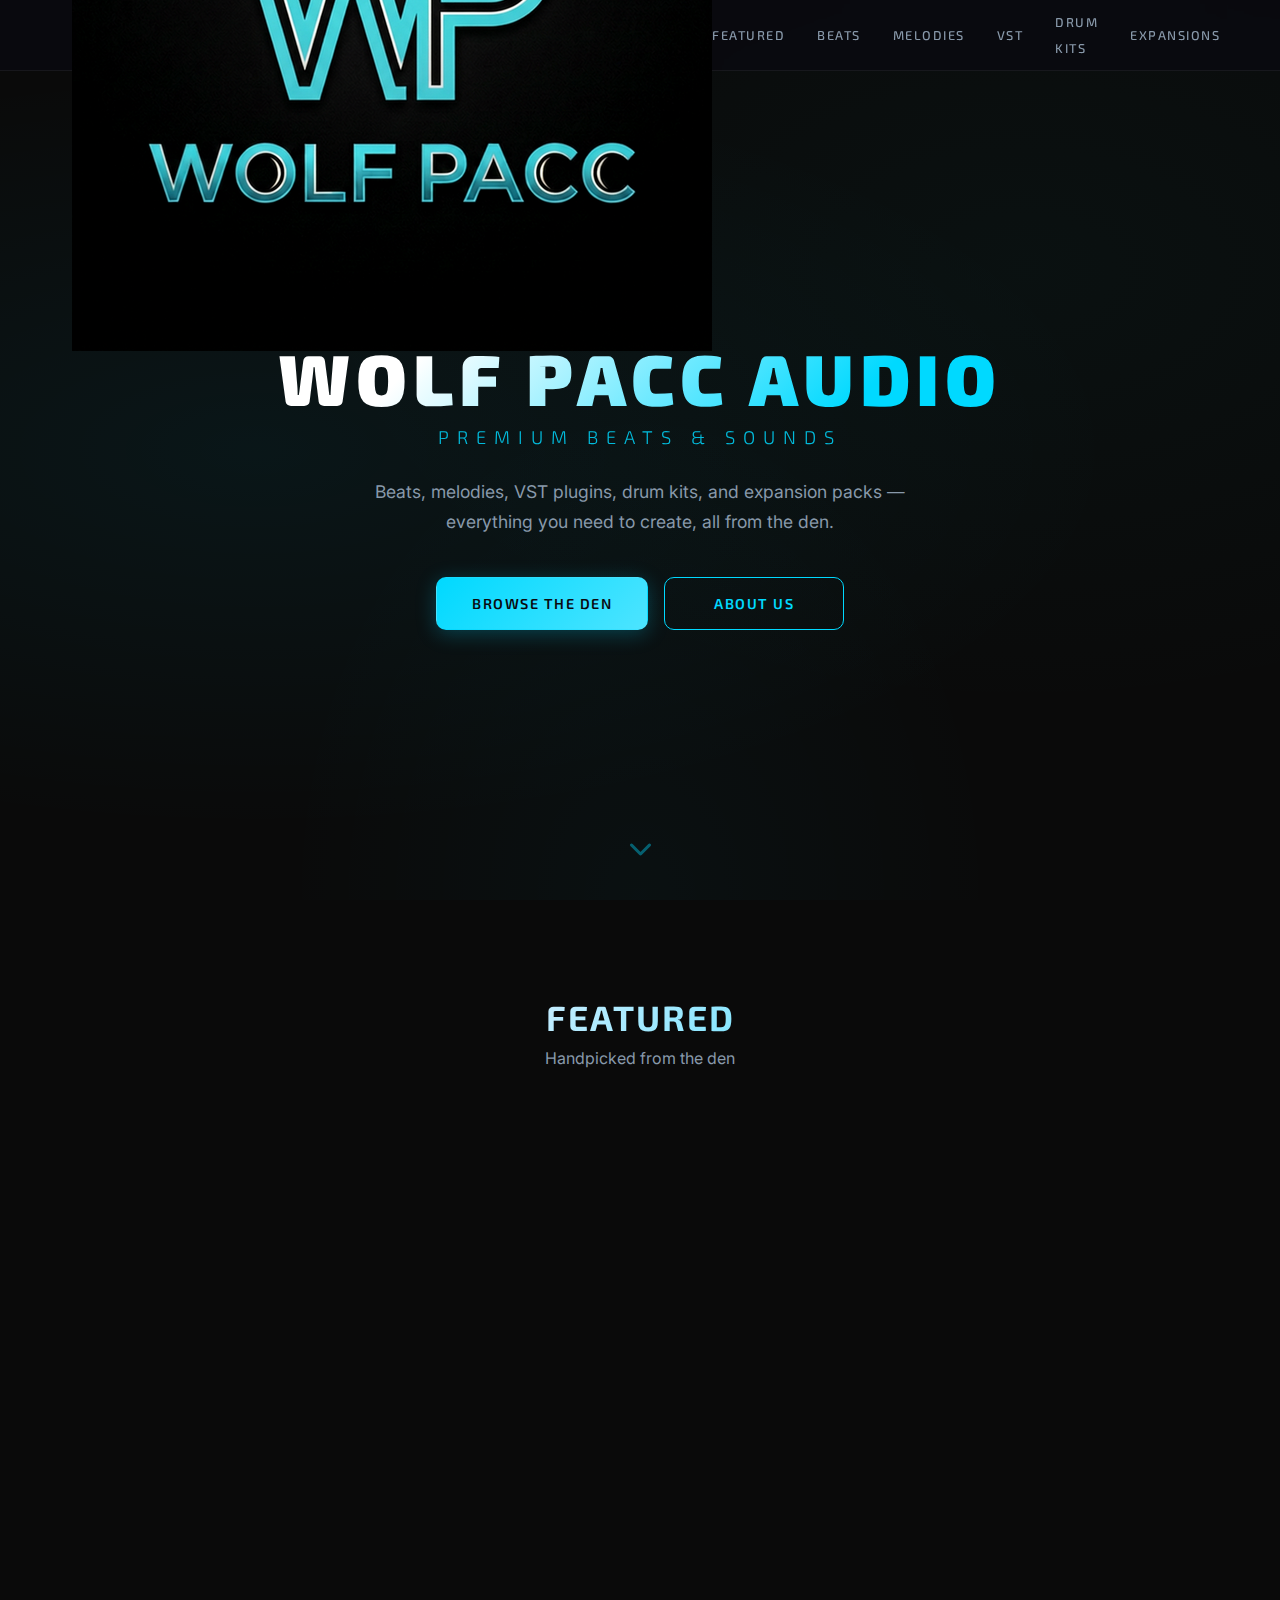
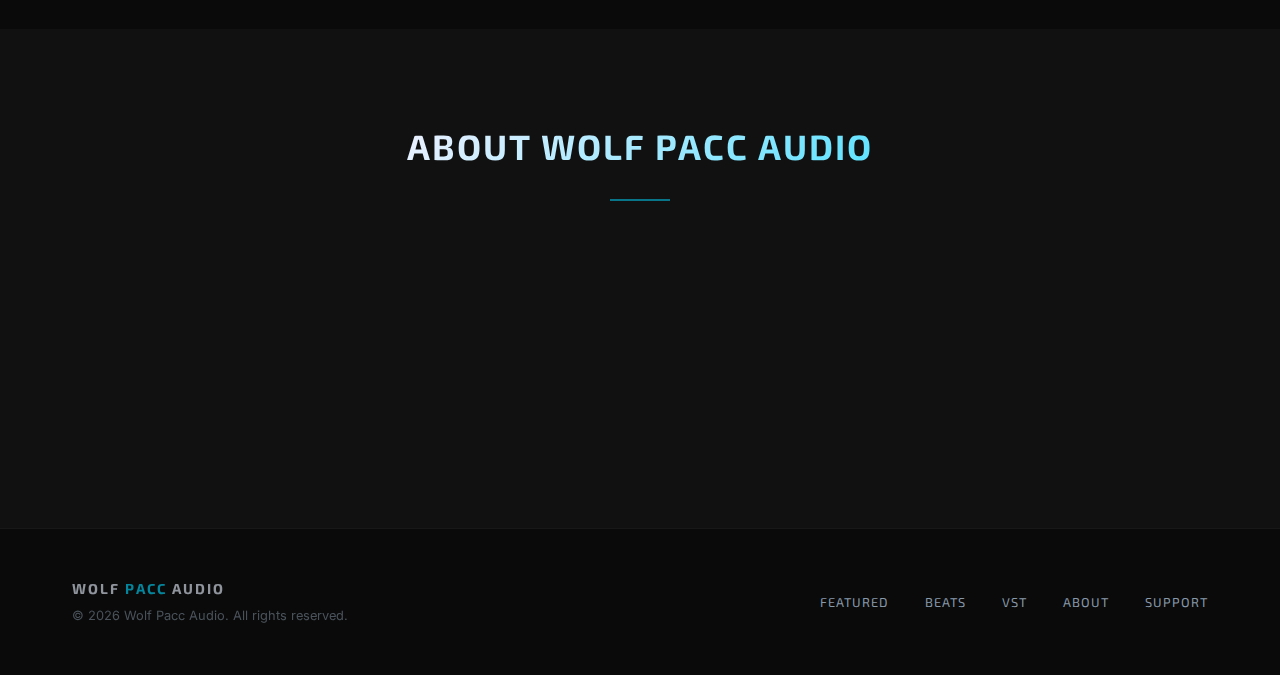
<file: index.html>
<!DOCTYPE html>
<html lang="en">

<head>
    <meta charset="UTF-8">
    <meta name="viewport" content="width=device-width, initial-scale=1.0">
    <title>Wolf Pacc Audio | Premium Beats, Melodies, VST Plugins & Sound Kits</title>
    <meta name="description"
        content="Wolf Pacc Audio — premium beats, melody packs, VST plugins, drum kits, and expansion packs for music producers and artists.">
    <meta name="keywords"
        content="beats, melodies, VST, drum kits, expansion packs, music production, wolf pacc audio, howling wolves, sound kits">

    <!-- Open Graph / Facebook -->
    <meta property="og:type" content="website">
    <meta property="og:url" content="https://wolfpaccaudio.com/">
    <meta property="og:title" content="Wolf Pacc Audio | Premium Beats & Sounds">
    <meta property="og:description"
        content="Premium beats, melody packs, VST plugins, drum kits, and expansion packs for producers and artists.">
    <meta property="og:image" content="https://wolfpaccaudio.com/images/hero_bg.png">

    <!-- Twitter -->
    <meta property="twitter:card" content="summary_large_image">
    <meta property="twitter:url" content="https://wolfpaccaudio.com/">
    <meta property="twitter:title" content="Wolf Pacc Audio | Premium Beats & Sounds">
    <meta property="twitter:description"
        content="Premium beats, melody packs, VST plugins, drum kits, and expansion packs for producers and artists.">
    <meta property="twitter:image" content="https://wolfpaccaudio.com/images/hero_bg.png">

    <link rel="preconnect" href="https://fonts.googleapis.com">
    <link rel="preconnect" href="https://fonts.gstatic.com" crossorigin>
    <link
        href="https://fonts.googleapis.com/css2?family=Exo+2:wght@300;500;700;900&family=Inter:wght@400;500;600&display=swap"
        rel="stylesheet">
    <link rel="stylesheet" href="https://cdnjs.cloudflare.com/ajax/libs/font-awesome/6.0.0/css/all.min.css">
    <link rel="stylesheet" href="styles.css">
    <link rel="icon" type="image/png" href="images/logo.png">
</head>

<body>

    <!-- NAVIGATION -->
    <nav class="nav">
        <div class="nav-content">
            <a href="#top" class="nav-logo"><img src="images/logo.png" alt="Wolf Pacc Audio Logo"></a>
            <button class="nav-toggle" id="nav-toggle" aria-label="Toggle menu">
                <i class="fas fa-bars"></i>
            </button>
            <ul class="nav-links" id="nav-links">
                <li><a href="#featured">Featured</a></li>
                <li><a href="beats.html">Beats</a></li>
                <li><a href="melodies.html">Melodies</a></li>
                <li><a href="vst.html">VST</a></li>
                <li><a href="drumkits.html">Drum Kits</a></li>
                <li><a href="expansions.html">Expansions</a></li>
            </ul>
        </div>
    </nav>

    <!-- HERO SECTION -->
    <header class="hero" id="top">
        <div class="hero-content">
            <h1 class="hero-brand">WOLF PACC AUDIO</h1>
            <p class="hero-tagline">Premium Beats & Sounds</p>
            <p class="hero-description">Beats, melodies, VST plugins, drum kits, and expansion packs — everything you need to create, all from the den.</p>
            <div class="hero-cta">
                <a href="#featured" class="btn btn-primary">Browse the Den</a>
                <a href="#about" class="btn btn-outline">About Us</a>
            </div>
        </div>
        <div class="scroll-indicator">
            <span><i class="fas fa-chevron-down"></i></span>
        </div>
    </header>

    <!-- FEATURED PRODUCTS -->
    <section id="featured" class="featured">
        <div class="container">
            <h2 class="section-title">Featured</h2>
            <p class="section-subtitle">Handpicked from the den</p>
            <div class="featured-grid">

                <!-- FEATURED: Howling Wolves VST (real product) -->
                <div class="product-card featured-card">
                    <div class="card-image">
                        <img src="images/screenshot_play.png" alt="Howling Wolves VST Plugin">
                    </div>
                    <div class="card-body">
                        <span class="card-badge" style="background-color: var(--accent-gold); color: #000; margin-right: 10px; font-weight: bold;">🔥 TOP SELLER</span><span class="card-badge">VST Plugin</span>
                        <h3 class="card-title">Howling Wolves VST</h3>
                        <p class="card-description">Cinematic atmospheric synthesizer with 100+ presets. VST3, AU & Standalone for macOS & Windows.</p>
                        <div class="card-footer">
                            <span class="card-price"><span class="currency">$</span>39.99</span>
                            <a href="https://buy.stripe.com/aFaaEZc0h5Bh8qMeNS57W00" class="btn btn-card">Buy Now</a>
                        </div>
                    </div>
                </div>

                <!-- FEATURED: Placeholder Beat -->
                <div class="product-card featured-card">
                    <div class="card-image">
                        <span class="card-image-placeholder">Coming Soon</span>
                    </div>
                    <div class="card-body">
                        <span class="card-badge">Beat</span>
                        <h3 class="card-title">Midnight Hunt</h3>
                        <p class="card-description">Dark trap instrumental with heavy 808s and atmospheric melodies.</p>
                        <div class="card-footer">
                            <span class="card-price"><span class="currency">$</span>29.99</span>
                            <a href="#" class="btn btn-card">Coming Soon</a>
                        </div>
                    </div>
                </div>

                <!-- FEATURED: Placeholder Melody Pack -->
                <div class="product-card featured-card">
                    <div class="card-image">
                        <span class="card-image-placeholder">Coming Soon</span>
                    </div>
                    <div class="card-body">
                        <span class="card-badge">Melody Pack</span>
                        <h3 class="card-title">Wolf Den Melodies Vol. 1</h3>
                        <p class="card-description">20 dark, atmospheric melody loops ready for your next hit.</p>
                        <div class="card-footer">
                            <span class="card-price"><span class="currency">$</span>19.99</span>
                            <a href="#" class="btn btn-card">Coming Soon</a>
                        </div>
                    </div>
                </div>

            </div>
        </div>
    </section>

    <!-- ABOUT -->
    <section id="about" class="about">
        <div class="container">
            <h2 class="section-title">About Wolf Pacc Audio</h2>
            <div class="about-divider"></div>
            <div class="about-content">
                <p>Wolf Pacc Audio is a one-stop shop for producers and artists looking for premium beats, melodies, VST plugins, drum kits, and expansion packs. Every sound is crafted with intention — built from the ground up for modern music production.</p>
                <p>From our flagship Howling Wolves synthesizer to our curated beat catalog, we bring the raw energy and precision of the wolf den to your studio.</p>
            </div>
        </div>
    </section>

    <!-- FOOTER -->
    <footer class="footer">
        <div class="container">
            <div class="footer-content">
                <div class="brand-info">
                    <div class="footer-brand">WOLF <span>PACC</span> AUDIO</div>
                    <p>&copy; 2026 Wolf Pacc Audio. All rights reserved.</p>
                </div>
                <div class="footer-links">
                    <a href="#featured">Featured</a>
                    <a href="beats.html">Beats</a>
                    <a href="vst.html">VST</a>
                    <a href="#about">About</a>
                    <a href="mailto:support@wolfpaccaudio.com">Support</a>
                </div>
            </div>
        </div>
    </footer>

    <script>
        // Mobile nav toggle
        const navToggle = document.getElementById('nav-toggle');
        const navLinks = document.getElementById('nav-links');
        navToggle.addEventListener('click', () => {
            navLinks.classList.toggle('open');
            const icon = navToggle.querySelector('i');
            icon.className = navLinks.classList.contains('open') ? 'fas fa-times' : 'fas fa-bars';
        });

        // Close nav on link click (mobile)
        navLinks.querySelectorAll('a').forEach(link => {
            link.addEventListener('click', () => {
                navLinks.classList.remove('open');
                navToggle.querySelector('i').className = 'fas fa-bars';
            });
        });

        // Smooth scroll for anchor links
        document.querySelectorAll('a[href^="#"]').forEach(anchor => {
            anchor.addEventListener('click', function (e) {
                const target = document.querySelector(this.getAttribute('href'));
                if (target) {
                    e.preventDefault();
                    target.scrollIntoView({ behavior: 'smooth' });
                }
            });
        });

        // Fade-in on scroll
        const observer = new IntersectionObserver((entries) => {
            entries.forEach(entry => {
                if (entry.isIntersecting) {
                    entry.target.classList.add('visible');
                }
            });
        }, { threshold: 0.1 });

        document.querySelectorAll('.product-card, .about-content').forEach(el => {
            el.classList.add('fade-in');
            observer.observe(el);
        });
    </script>

</body>

</html>
</file>
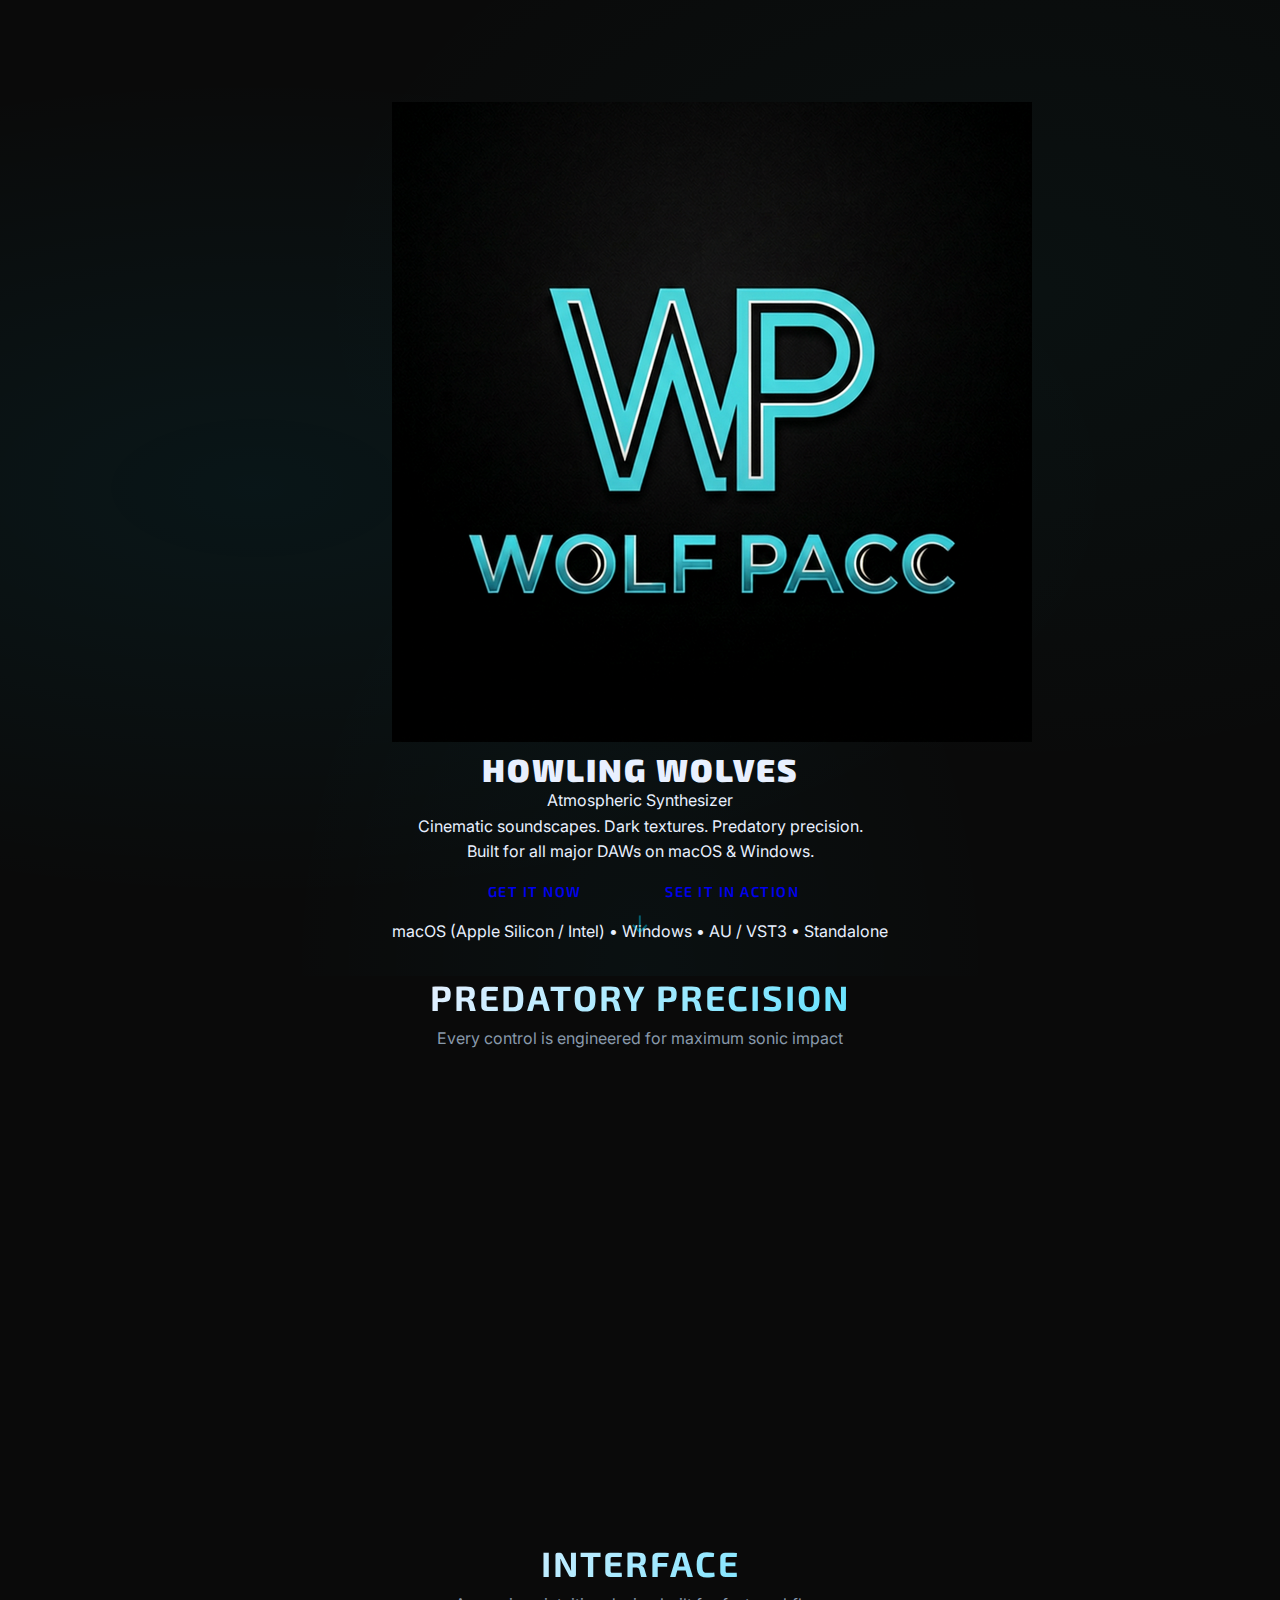
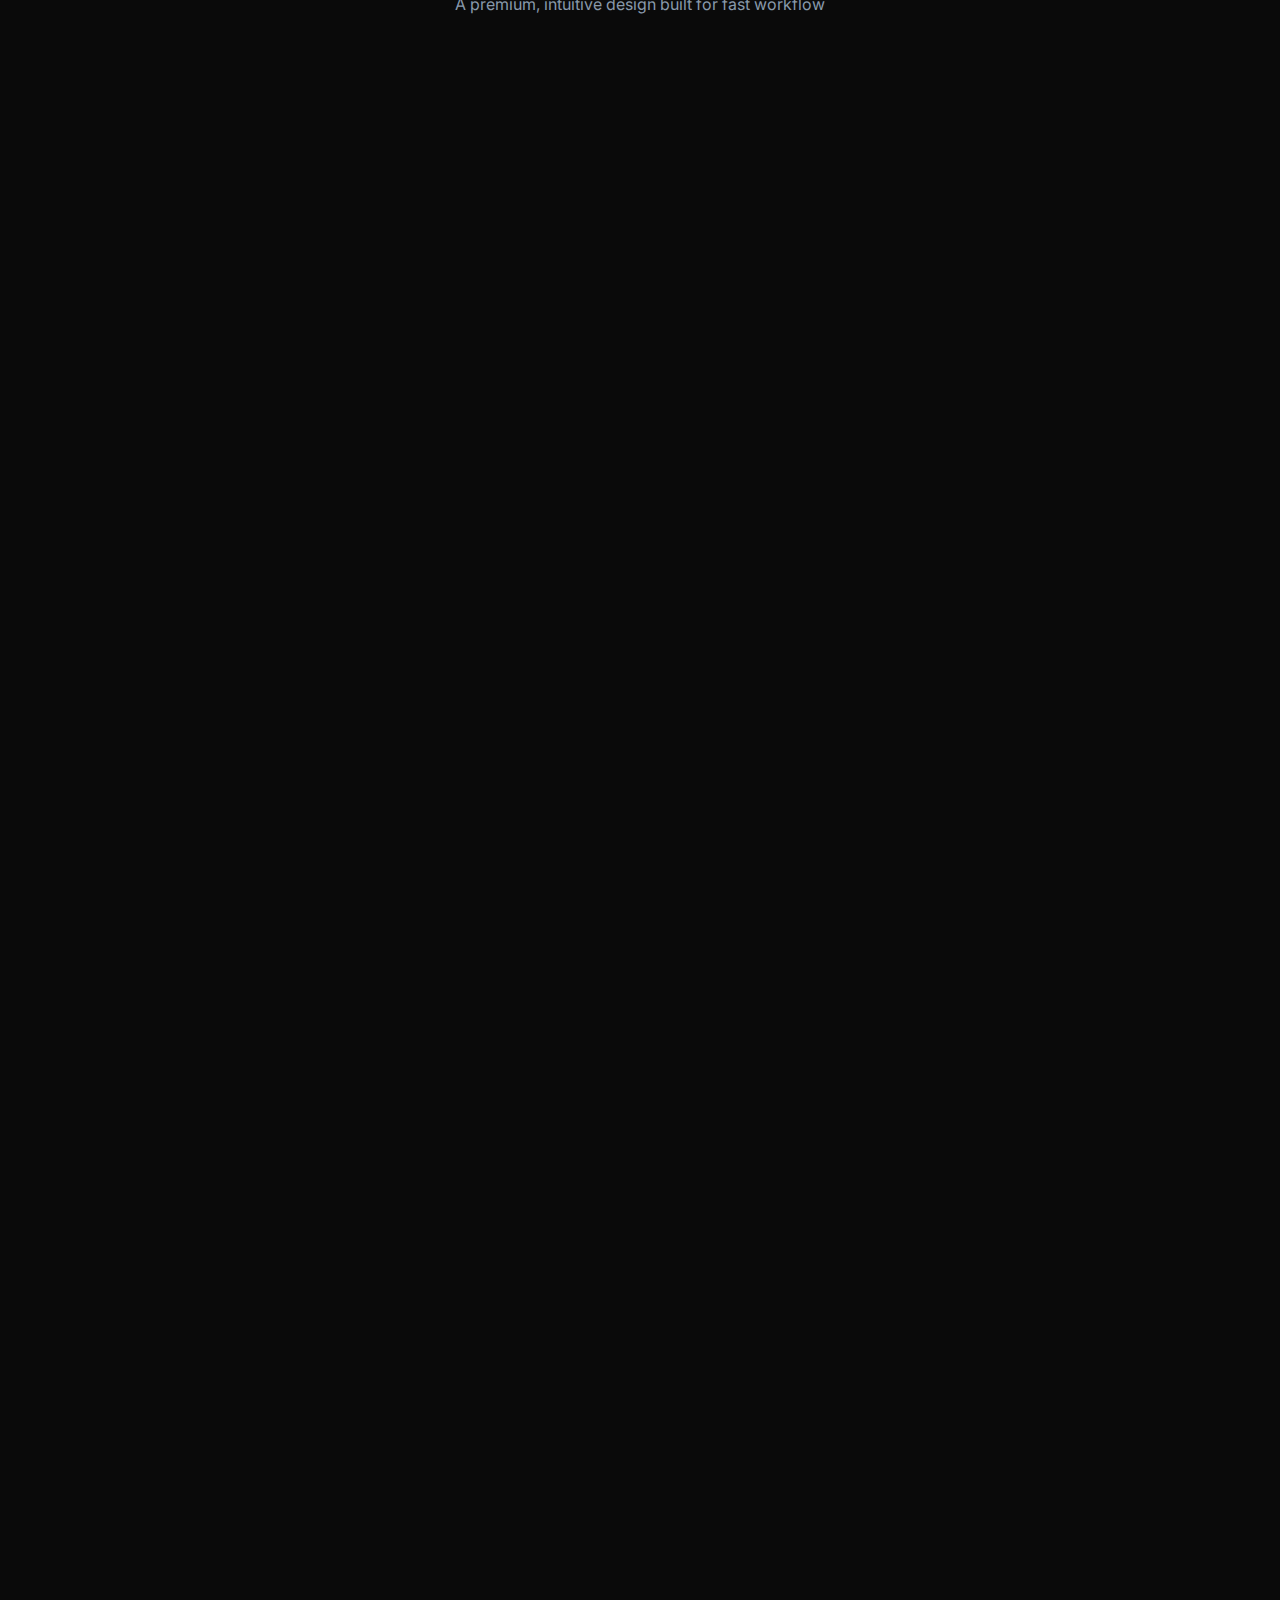
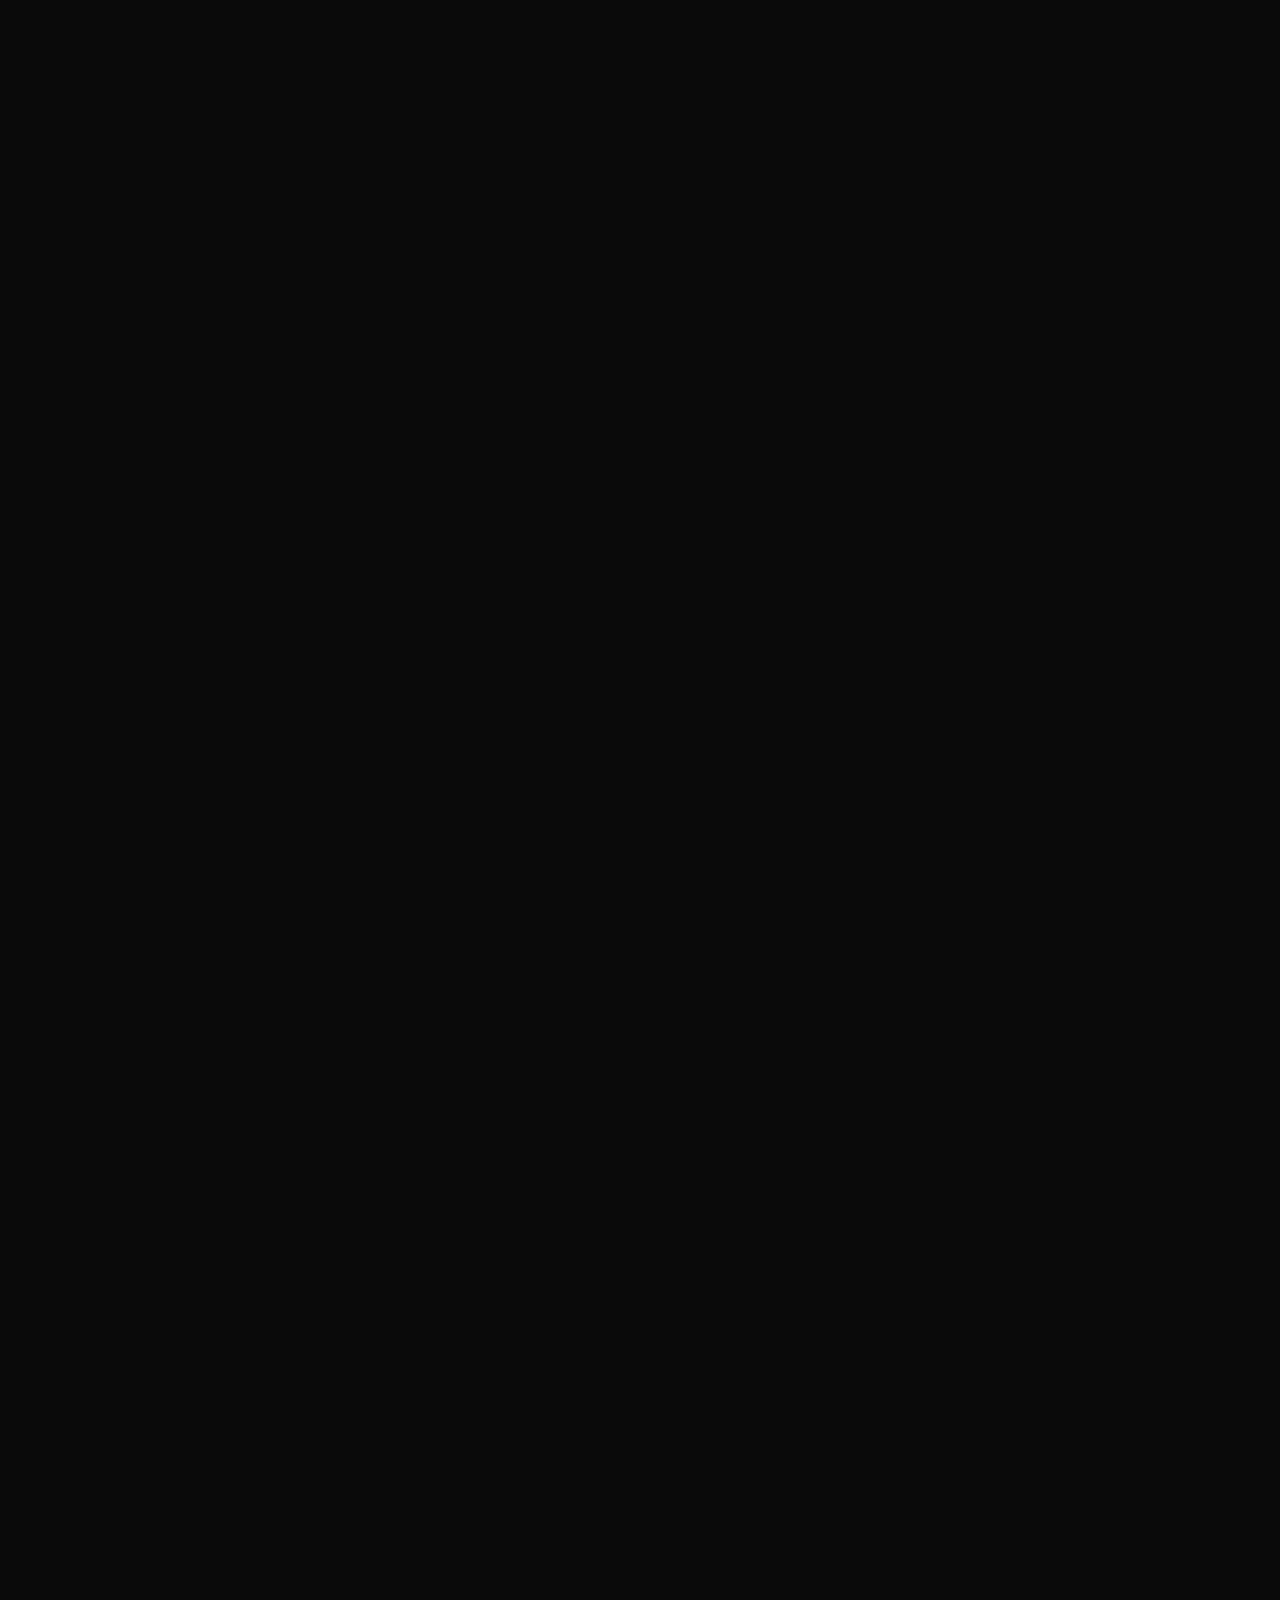
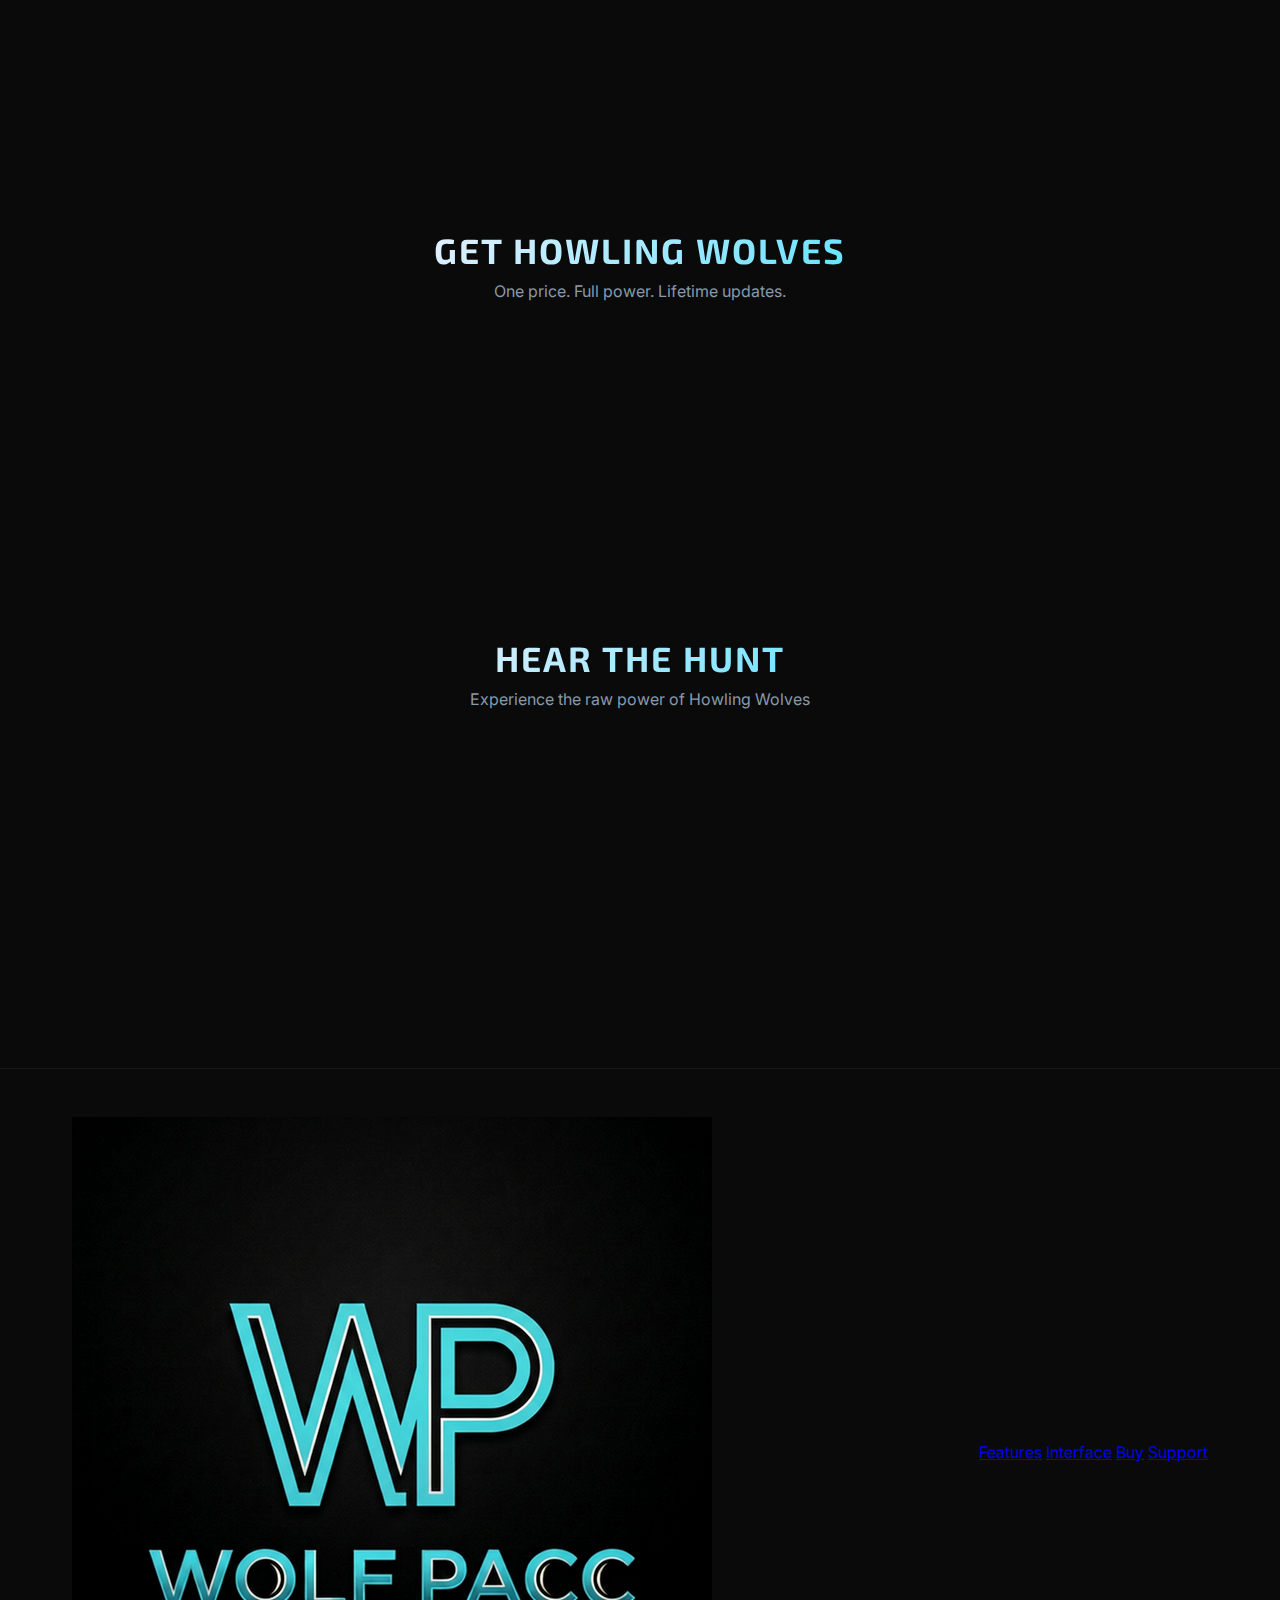
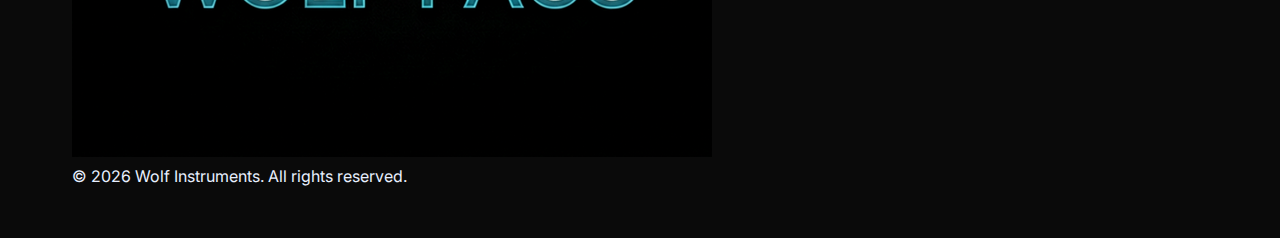
<file: docs/index.html>
<!DOCTYPE html>
<html lang="en">

<head>
    <meta charset="UTF-8">
    <meta name="viewport" content="width=device-width, initial-scale=1.0">
    <title>Howling Wolves VST | Wolf Instruments – Atmospheric Synthesizer for Music Producers</title>
    <meta name="description"
        content="Howling Wolves by Wolf Instruments – a cinematic atmospheric synthesizer plugin (VST3/AU/Standalone) for macOS & Windows. Professional sound design for modern producers.">
    <meta name="keywords"
        content="VST, synth, synthesizer, wolf instruments, howling wolves, music production, AU, VST3, atmospheric, cinematic">

    <!-- Open Graph / Facebook -->
    <meta property="og:type" content="website">
    <meta property="og:url" content="https://donlito412.github.io/wolf-instruments-refined17/">
    <meta property="og:title" content="Howling Wolves VST | Wolf Instruments">
    <meta property="og:description"
        content="A cinematic atmospheric synthesizer plugin for macOS & Windows. Experience the raw power of the hunt.">
    <meta property="og:image" content="https://donlito412.github.io/wolf-instruments-refined17/images/hero_bg.png">

    <!-- Twitter -->
    <meta property="twitter:card" content="summary_large_image">
    <meta property="twitter:url" content="https://donlito412.github.io/wolf-instruments-refined17/">
    <meta property="twitter:title" content="Howling Wolves VST | Wolf Instruments">
    <meta property="twitter:description"
        content="A cinematic atmospheric synthesizer plugin for macOS & Windows. Experience the raw power of the hunt.">
    <meta property="twitter:image" content="https://donlito412.github.io/wolf-instruments-refined17/images/hero_bg.png">
    <link rel="preconnect" href="https://fonts.googleapis.com">
    <link rel="preconnect" href="https://fonts.gstatic.com" crossorigin>
    <link
        href="https://fonts.googleapis.com/css2?family=Exo+2:wght@300;500;700;900&family=Inter:wght@400;500;600&display=swap"
        rel="stylesheet">
    <link rel="stylesheet" href="styles.css">
    <link rel="icon" type="image/png" href="images/logo.png">
</head>

<body>

    <!-- HERO SECTION -->
    <header class="hero" id="top">
        <div class="overlay"></div>
        <div class="hero-content">
            <img src="images/logo.png" alt="Wolf Instruments Logo" class="hero-logo">
            <h1 class="headline">HOWLING WOLVES</h1>
            <p class="tagline">Atmospheric Synthesizer</p>
            <p class="subheadline">Cinematic soundscapes. Dark textures. Predatory precision.<br>Built for all major
                DAWs on macOS &amp; Windows.</p>
            <div class="cta-container">
                <a href="https://buy.stripe.com/aFaaEZc0h5Bh8qMeNS57W00" class="btn btn-buy" id="hero-buy-btn">Get It
                    Now</a>
                <a href="#screenshots" class="btn btn-secondary" id="hero-explore-btn">See It In Action</a>
            </div>
            <p class="specs">macOS (Apple Silicon / Intel) • Windows • AU / VST3 • Standalone</p>
        </div>
        <div class="scroll-indicator">
            <span>↓</span>
        </div>
    </header>

    <!-- FEATURES GRID -->
    <section id="features" class="features">
        <div class="container">
            <h2 class="section-title">PREDATORY PRECISION</h2>
            <p class="section-subtitle">Every control is engineered for maximum sonic impact</p>
            <div class="feature-grid">
                <div class="feature-card" id="feature-engine">
                    <div class="icon">🌊</div>
                    <h3>Atmospheric Engine</h3>
                    <p>Custom sample-based architecture designed for cinematic soundscapes and dark ambient textures.
                        Layer and sculpt evolving pads, leads, and keys.</p>
                </div>
                <div class="feature-card" id="feature-lfo">
                    <div class="icon">〰️</div>
                    <h3>Deep LFO Modulation</h3>
                    <p>Sync-able LFO with visual waveform display. Route to any parameter with multiple wave shapes for
                        evolving, breathing sound design.</p>
                </div>
                <div class="feature-card" id="feature-fx">
                    <div class="icon">🎛️</div>
                    <h3>The Hunt FX Engine</h3>
                    <p>Our signature effects chain: Delay, Reverb, and the custom "Bite" distortion with 3-band EQ. Plus
                        Bitcrush for lo-fi destruction.</p>
                </div>
                <div class="feature-card" id="feature-perform">
                    <div class="icon">🎹</div>
                    <h3>Perform &amp; Record</h3>
                    <p>Built-in voicing engine with density and spread controls. Chord mode, arpeggiator with sync, and
                        MIDI recording right inside the plugin.</p>
                </div>
                <div class="feature-card" id="feature-presets">
                    <div class="icon">📂</div>
                    <h3>100+ Presets</h3>
                    <p>Categorized preset library: Bass, Keys, Leads, Pads, Plucks, Strings, Textures, and Woodwinds.
                        Instant inspiration, no digging.</p>
                </div>
                <div class="feature-card" id="feature-compat">
                    <div class="icon">🍏</div>
                    <h3>Universal Compatibility</h3>
                    <p>Native Apple Silicon &amp; Windows support. Runs in Logic Pro, Ableton Live, FL Studio, Studio
                        One, and more (AU/VST3/Standalone).</p>
                </div>
            </div>
        </div>
    </section>

    <!-- SCREENSHOT SHOWCASE -->
    <section id="screenshots" class="showcase">
        <div class="container">
            <h2 class="section-title">INTERFACE</h2>
            <p class="section-subtitle">A premium, intuitive design built for fast workflow</p>
            <div class="gallery">
                <div class="gallery-item">
                    <img src="images/screenshot_play.png" alt="Play Tab – Sample controls, VCF Filter, LFO Mod, Macros"
                        id="img-play">
                    <span class="gallery-label">Play</span>
                </div>
                <div class="gallery-item">
                    <img src="images/screenshot_modulate.png" alt="Modulate Tab – LFO Visualizer, Modulation Routing"
                        id="img-modulate">
                    <span class="gallery-label">Modulate</span>
                </div>
                <div class="gallery-item">
                    <img src="images/screenshot_perform.png"
                        alt="Perform Tab – Voicing Engine, Arp Controls, MIDI Record" id="img-perform">
                    <span class="gallery-label">Perform</span>
                </div>
                <div class="gallery-item">
                    <img src="images/screenshot_presets.png" alt="Preset Browser – Categorized preset library"
                        id="img-presets">
                    <span class="gallery-label">Presets</span>
                </div>
                <div class="gallery-item">
                    <img src="images/screenshot_effects.png"
                        alt="Effects Tab – Delay, Bite Distortion, Reverb, Hunt Engine" id="img-effects">
                    <span class="gallery-label">Effects</span>
                </div>
            </div>
        </div>
    </section>

    <!-- PRICING SECTION -->
    <section id="pricing" class="pricing">
        <div class="container">
            <h2 class="section-title">GET HOWLING WOLVES</h2>
            <p class="section-subtitle">One price. Full power. Lifetime updates.</p>
            <div class="pricing-card" id="pricing-card">
                <div class="pricing-badge">LAUNCH PRICE</div>
                <div class="pricing-amount">
                    <span class="price-currency">$</span>
                    <span class="price-value">39</span>
                    <span class="price-decimal">.99</span>
                </div>
                <ul class="pricing-features">
                    <li>✓ VST3, AU &amp; Standalone formats</li>
                    <li>✓ macOS (Apple Silicon + Intel) &amp; Windows</li>
                    <li>✓ 100+ expertly crafted presets</li>
                    <li>✓ LFO Modulation &amp; Hunt FX Engine</li>
                    <li>✓ Built-in Arpeggiator &amp; MIDI Recorder</li>
                    <li>✓ Expansion pack support</li>
                </ul>
                <!-- STRIPE PAYMENT LINK: Replace the href below with your Stripe Payment Link -->
                <a href="https://buy.stripe.com/aFaaEZc0h5Bh8qMeNS57W00" class="btn btn-buy btn-buy-large"
                    id="buy-now-btn">
                    Buy Now
                </a>
                <p class="pricing-note">Secure checkout via Stripe. Instant download after purchase.</p>
            </div>
        </div>
    </section>

    <!-- AUDIO DEMO -->
    <section id="demo" class="demo-section">
        <div class="container">
            <h2 class="section-title">HEAR THE HUNT</h2>
            <p class="section-subtitle">Experience the raw power of Howling Wolves</p>

            <div class="audio-grid">
                <!-- Midnight Keys -->
                <div class="audio-card fade-in">
                    <div class="audio-info">
                        <div class="audio-title">Midnight Keys</div>
                        <div class="audio-category">Keys</div>
                    </div>
                    <div class="player-controls">
                        <button class="play-pause-btn" data-src="audio/midnight_keys.wav">
                            <i class="fas fa-play"></i>
                        </button>
                        <div class="player-progress-container">
                            <div class="player-progress-bar"></div>
                        </div>
                    </div>
                </div>

                <!-- Night Stalker -->
                <div class="audio-card fade-in">
                    <div class="audio-info">
                        <div class="audio-title">Night Stalker</div>
                        <div class="audio-category">Bass</div>
                    </div>
                    <div class="player-controls">
                        <button class="play-pause-btn" data-src="audio/night_stalker.wav">
                            <i class="fas fa-play"></i>
                        </button>
                        <div class="player-progress-container">
                            <div class="player-progress-bar"></div>
                        </div>
                    </div>
                </div>

                <!-- Wolf Mist -->
                <div class="audio-card fade-in">
                    <div class="audio-info">
                        <div class="audio-title">Wolf Mist</div>
                        <div class="audio-category">Pads</div>
                    </div>
                    <div class="player-controls">
                        <button class="play-pause-btn" data-src="audio/wolf_mist.wav">
                            <i class="fas fa-play"></i>
                        </button>
                        <div class="player-progress-container">
                            <div class="player-progress-bar"></div>
                        </div>
                    </div>
                </div>

                <!-- Wolf Cry -->
                <div class="audio-card fade-in">
                    <div class="audio-info">
                        <div class="audio-title">Wolf Cry</div>
                        <div class="audio-category">Leads</div>
                    </div>
                    <div class="player-controls">
                        <button class="play-pause-btn" data-src="audio/wolf_cry.wav">
                            <i class="fas fa-play"></i>
                        </button>
                        <div class="player-progress-container">
                            <div class="player-progress-bar"></div>
                        </div>
                    </div>
                </div>
            </div>
        </div>
    </section>

    <!-- FOOTER -->
    <footer class="footer">
        <div class="container">
            <div class="footer-content">
                <div class="brand">
                    <img src="images/logo.png" alt="Wolf Logo" class="footer-logo">
                    <p>&copy; 2026 Wolf Instruments. All rights reserved.</p>
                </div>
                <div class="links">
                    <a href="#features">Features</a>
                    <a href="#screenshots">Interface</a>
                    <a href="#pricing">Buy</a>
                    <a href="mailto:support@wolfinstruments.com">Support</a>
                </div>
            </div>
        </div>
    </footer>

    <script>
        // Smooth scroll for anchor links
        document.querySelectorAll('a[href^="#"]').forEach(anchor => {
            anchor.addEventListener('click', function (e) {
                const target = document.querySelector(this.getAttribute('href'));
                if (target) {
                    e.preventDefault();
                    target.scrollIntoView({ behavior: 'smooth' });
                }
            });
        });

        // Fade-in on scroll
        const observer = new IntersectionObserver((entries) => {
            entries.forEach(entry => {
                if (entry.isIntersecting) {
                    entry.target.classList.add('visible');
                }
            });
        }, { threshold: 0.1 });

        document.querySelectorAll('.feature-card, .gallery-item, .pricing-card, .audio-card').forEach(el => {
            el.classList.add('fade-in');
            observer.observe(el);
        });

        // Audio Player Logic
        let currentAudio = null;
        let currentBtn = null;

        document.querySelectorAll('.play-pause-btn').forEach(btn => {
            btn.addEventListener('click', function () {
                const src = this.getAttribute('data-src');
                const progressBar = this.parentElement.querySelector('.player-progress-bar');
                const icon = this.querySelector('i');

                if (currentAudio && currentAudio.src.includes(src)) {
                    if (currentAudio.paused) {
                        currentAudio.play();
                        icon.className = 'fas fa-pause';
                    } else {
                        currentAudio.pause();
                        icon.className = 'fas fa-play';
                    }
                } else {
                    if (currentAudio) {
                        currentAudio.pause();
                        currentBtn.querySelector('i').className = 'fas fa-play';
                        currentBtn.parentElement.querySelector('.player-progress-bar').style.width = '0%';
                    }

                    currentAudio = new Audio(src);
                    currentBtn = btn;

                    currentAudio.play();
                    icon.className = 'fas fa-pause';

                    currentAudio.addEventListener('timeupdate', () => {
                        const progress = (currentAudio.currentTime / currentAudio.duration) * 100;
                        progressBar.style.width = progress + '%';
                    });

                    currentAudio.addEventListener('ended', () => {
                        icon.className = 'fas fa-play';
                        progressBar.style.width = '0%';
                    });
                }
            });
        });
    </script>

</body>

</html>
</file>
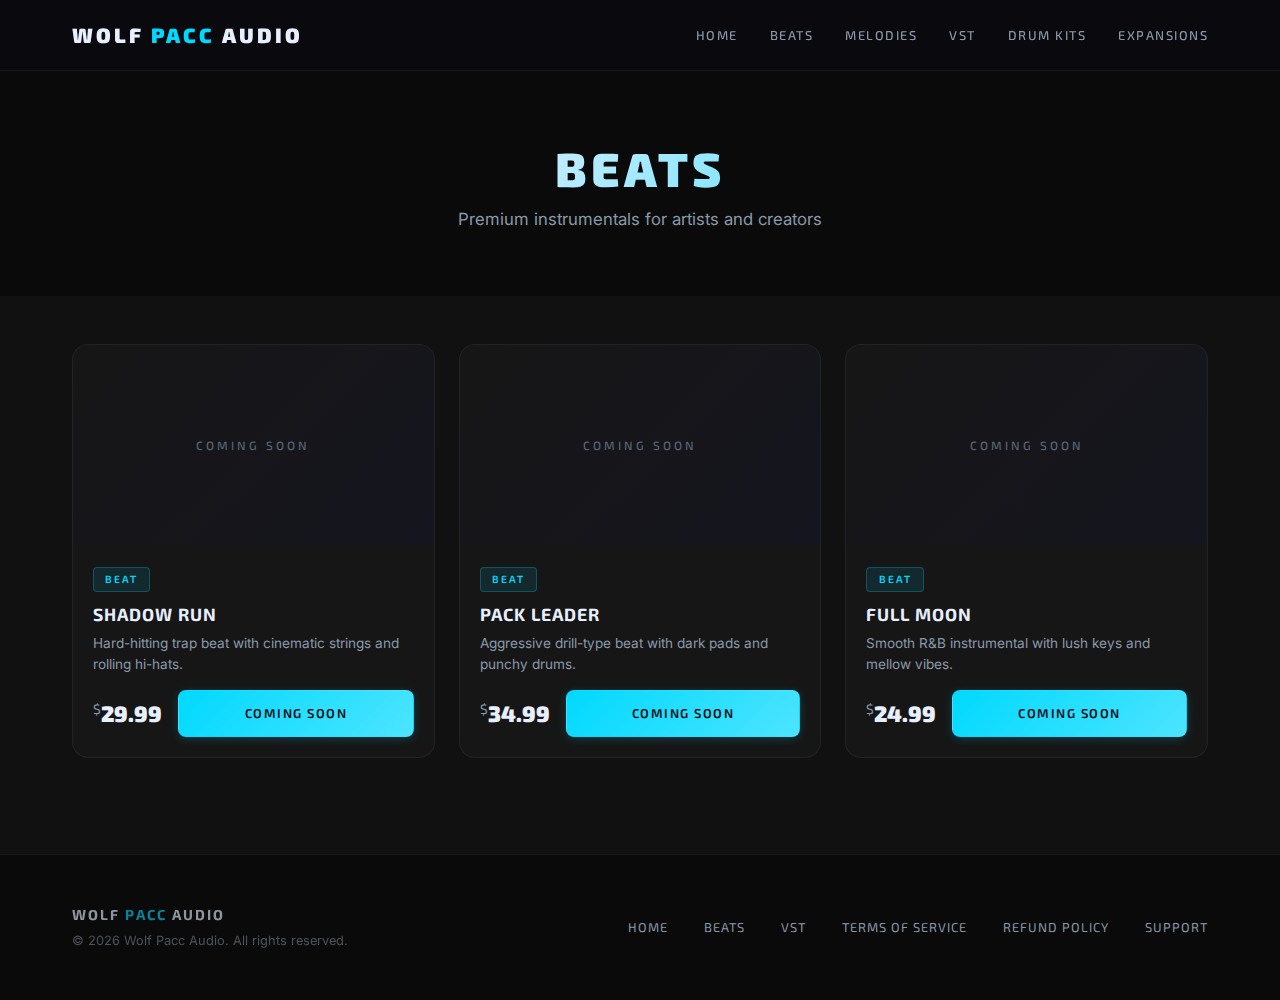
<file: docs/beats/index.html>
<!DOCTYPE html>
<html lang="en">

<head>
    <meta charset="UTF-8">
    <meta name="viewport" content="width=device-width, initial-scale=1.0">
    <title>Beats | Wolf Pacc Audio</title>
    <meta name="description"
        content="Premium beats and instrumentals for artists — trap, drill, R&B and more. Wolf Pacc Audio.">
    <link rel="preconnect" href="https://fonts.googleapis.com">
    <link rel="preconnect" href="https://fonts.gstatic.com" crossorigin>
    <link
        href="https://fonts.googleapis.com/css2?family=Exo+2:wght@300;500;700;900&family=Inter:wght@400;500;600&display=swap"
        rel="stylesheet">
    <link rel="stylesheet" href="https://cdnjs.cloudflare.com/ajax/libs/font-awesome/6.0.0/css/all.min.css">
    <link rel="stylesheet" href="/styles.css">
    <link rel="icon" type="image/png" href="/images/logo.png">
</head>

<body>

    <!-- NAVIGATION -->
    <nav class="nav">
        <div class="nav-content">
            <a href="/" class="nav-logo">WOLF <span>PACC</span> AUDIO</a>
            <button class="nav-toggle" id="nav-toggle" aria-label="Toggle menu">
                <i class="fas fa-bars"></i>
            </button>
            <ul class="nav-links" id="nav-links">
                <li><a href="/">Home</a></li>
                <li><a href="/beats/">Beats</a></li>
                <li><a href="/melodies/">Melodies</a></li>
                <li><a href="/vst/">VST</a></li>
                <li><a href="/drumkits/">Drum Kits</a></li>
                <li><a href="/expansions/">Expansions</a></li>
            </ul>
        </div>
    </nav>

    <!-- PAGE HEADER -->
    <section class="page-header">
        <div class="container">
            <h1>Beats</h1>
            <p>Premium instrumentals for artists and creators</p>
        </div>
    </section>

    <!-- PRODUCT GRID -->
    <section class="category-page-grid">
        <div class="container">
            <div class="product-grid">

                <div class="product-card">
                    <div class="card-image">
                        <span class="card-image-placeholder">Coming Soon</span>
                    </div>
                    <div class="card-body">
                        <span class="card-badge">Beat</span>
                        <h3 class="card-title">Shadow Run</h3>
                        <p class="card-description">Hard-hitting trap beat with cinematic strings and rolling hi-hats.
                        </p>
                        <div class="card-footer">
                            <span class="card-price"><span class="currency">$</span>29.99</span>
                            <a href="#" class="btn btn-card">Coming Soon</a>
                        </div>
                    </div>
                </div>

                <div class="product-card">
                    <div class="card-image">
                        <span class="card-image-placeholder">Coming Soon</span>
                    </div>
                    <div class="card-body">
                        <span class="card-badge">Beat</span>
                        <h3 class="card-title">Pack Leader</h3>
                        <p class="card-description">Aggressive drill-type beat with dark pads and punchy drums.</p>
                        <div class="card-footer">
                            <span class="card-price"><span class="currency">$</span>34.99</span>
                            <a href="#" class="btn btn-card">Coming Soon</a>
                        </div>
                    </div>
                </div>

                <div class="product-card">
                    <div class="card-image">
                        <span class="card-image-placeholder">Coming Soon</span>
                    </div>
                    <div class="card-body">
                        <span class="card-badge">Beat</span>
                        <h3 class="card-title">Full Moon</h3>
                        <p class="card-description">Smooth R&B instrumental with lush keys and mellow vibes.</p>
                        <div class="card-footer">
                            <span class="card-price"><span class="currency">$</span>24.99</span>
                            <a href="#" class="btn btn-card">Coming Soon</a>
                        </div>
                    </div>
                </div>

            </div>
        </div>
    </section>

    <!-- FOOTER -->
    <footer class="footer">
        <div class="container">
            <div class="footer-content">
                <div class="brand-info">
                    <div class="footer-brand">WOLF <span>PACC</span> AUDIO</div>
                    <p>&copy; 2026 Wolf Pacc Audio. All rights reserved.</p>
                </div>
                <div class="footer-links">
                    <a href="/">Home</a>
                    <a href="/beats/">Beats</a>
                    <a href="/vst/">VST</a>
                    <a href="/terms-of-service/">Terms of Service</a>
                    <a href="/refund-policy/">Refund Policy</a>
                    <a href="mailto:support@wolfpaccaudio.com">Support</a>
                </div>
            </div>
        </div>
    </footer>

    <script>
        const navToggle = document.getElementById('nav-toggle');
        const navLinks = document.getElementById('nav-links');
        navToggle.addEventListener('click', () => {
            navLinks.classList.toggle('open');
            const icon = navToggle.querySelector('i');
            icon.className = navLinks.classList.contains('open') ? 'fas fa-times' : 'fas fa-bars';
        });
        navLinks.querySelectorAll('a').forEach(link => {
            link.addEventListener('click', () => {
                navLinks.classList.remove('open');
                navToggle.querySelector('i').className = 'fas fa-bars';
            });
        });
        const observer = new IntersectionObserver((entries) => {
            entries.forEach(entry => { if (entry.isIntersecting) entry.target.classList.add('visible'); });
        }, { threshold: 0.1 });
        document.querySelectorAll('.product-card').forEach(el => { el.classList.add('fade-in'); observer.observe(el); });
    </script>

</body>

</html>
</file>
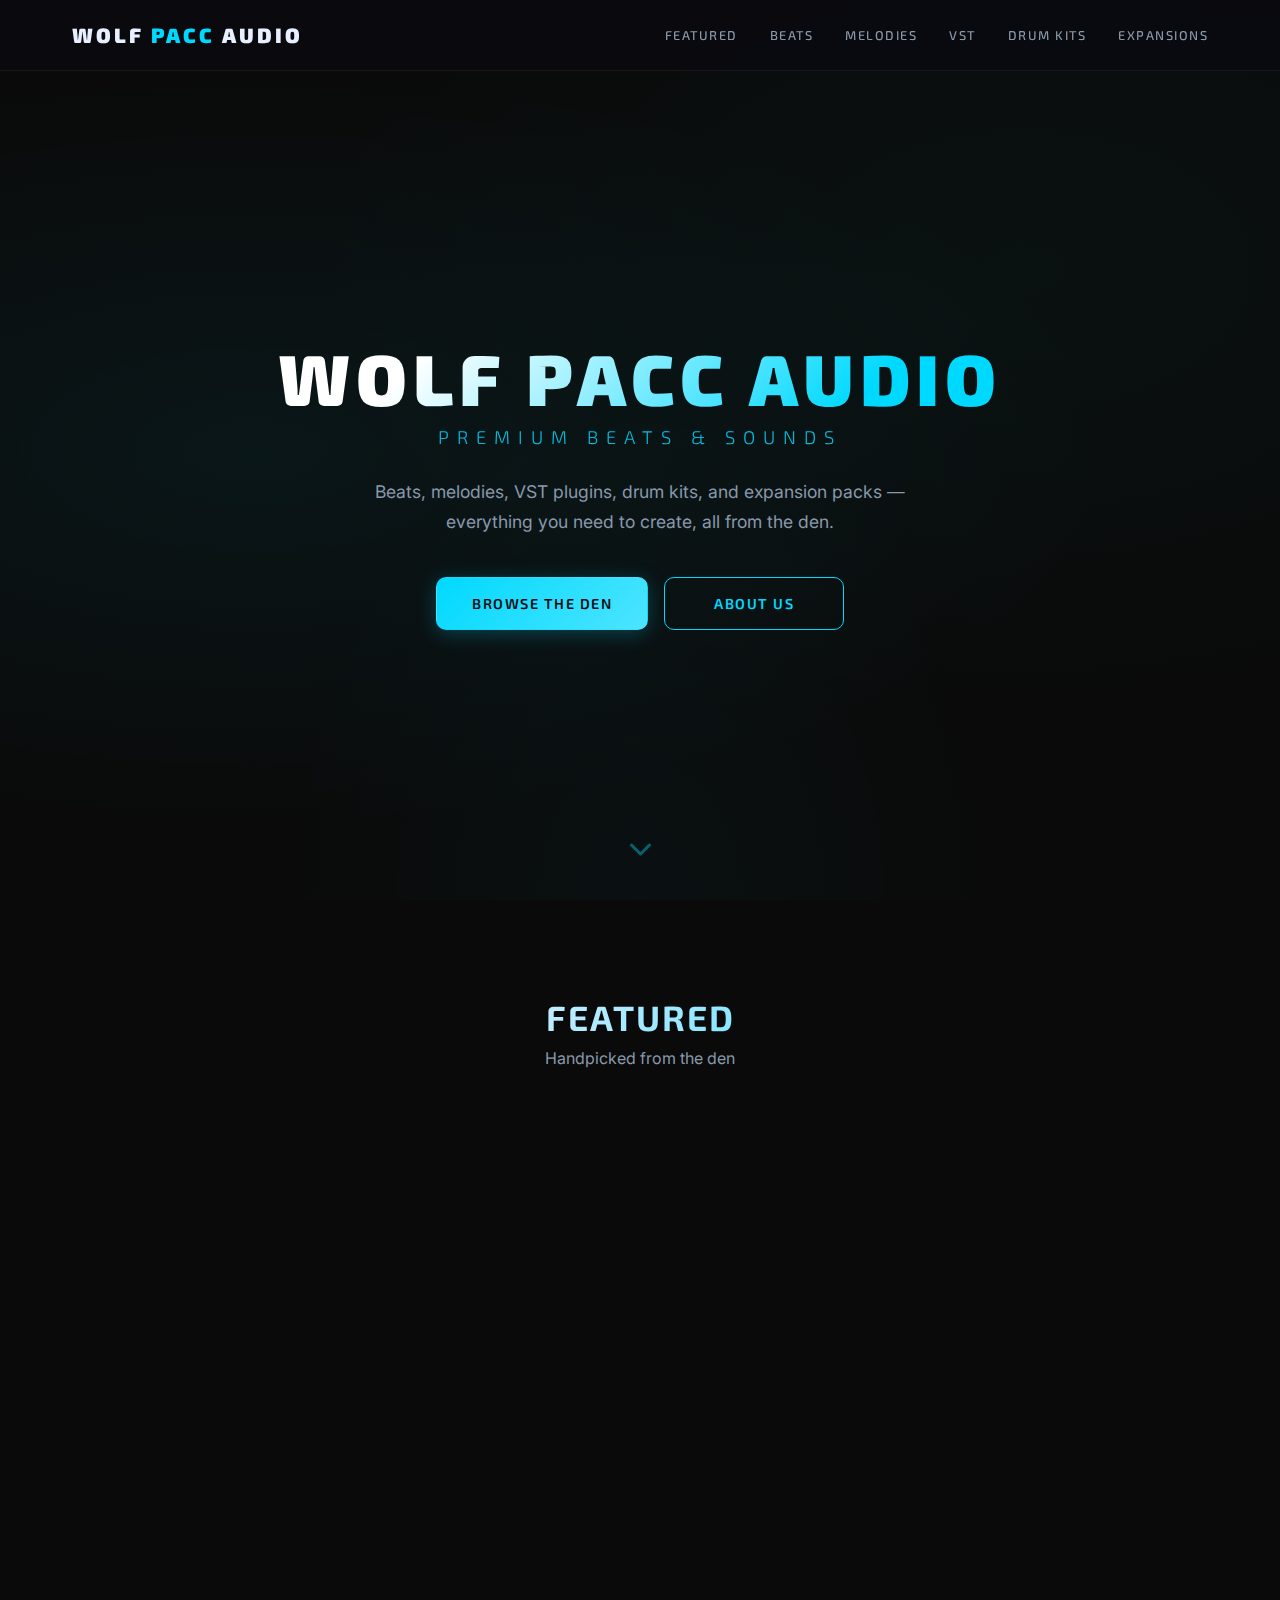
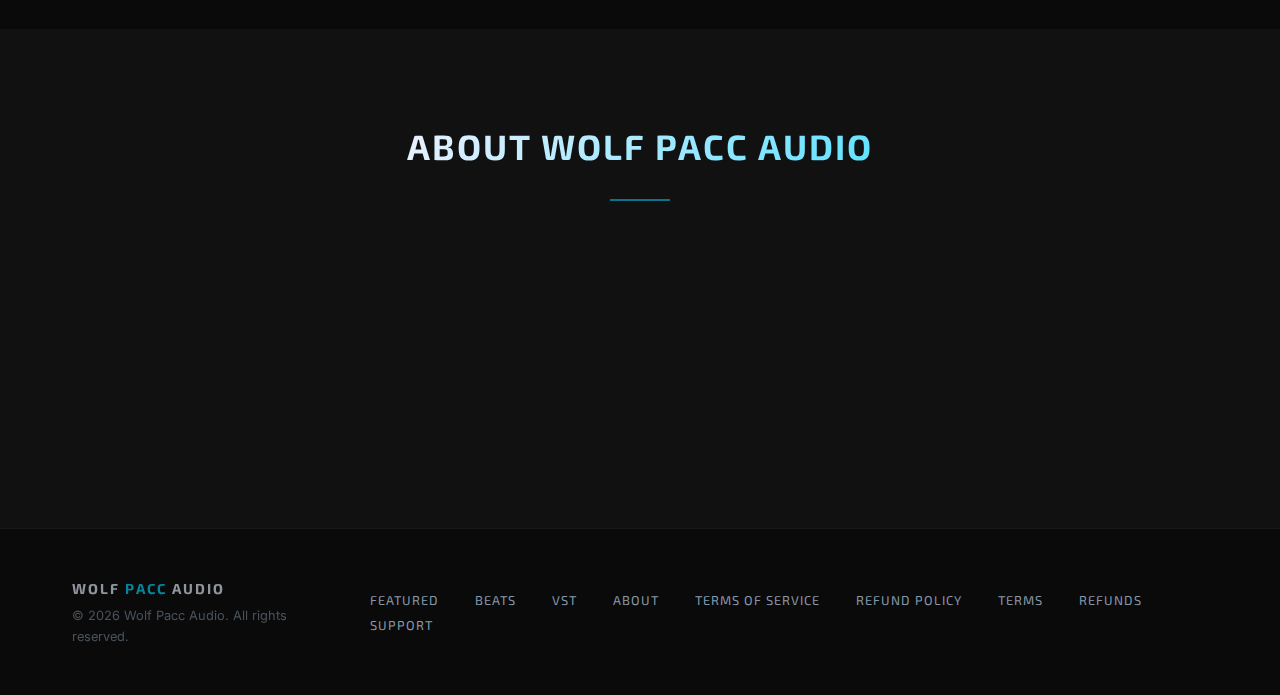
<file: docs/docs/index.html>
<!DOCTYPE html>
<html lang="en">

<head>
    <meta charset="UTF-8">
    <meta name="viewport" content="width=device-width, initial-scale=1.0">
    <title>wolfpaccaudio.com</title>
    <meta name="description"
        content="Wolf Pacc Audio — premium beats, melody packs, VST plugins, drum kits, and expansion packs for music producers and artists.">
    <meta name="keywords"
        content="beats, melodies, VST, drum kits, expansion packs, music production, wolf pacc audio, howling wolves, sound kits">

    <!-- Open Graph / Facebook -->
    <meta property="og:type" content="website">
    <meta property="og:url" content="https://wolfpaccaudio.com/">
    <meta property="og:title" content="Wolf Pacc Audio | Premium Beats & Sounds">
    <meta property="og:description"
        content="Premium beats, melody packs, VST plugins, drum kits, and expansion packs for producers and artists.">
    <meta property="og:image" content="https://wolfpaccaudio.com/images/hero_bg.png">

    <!-- Twitter -->
    <meta property="twitter:card" content="summary_large_image">
    <meta property="twitter:url" content="https://wolfpaccaudio.com/">
    <meta property="twitter:title" content="Wolf Pacc Audio | Premium Beats & Sounds">
    <meta property="twitter:description"
        content="Premium beats, melody packs, VST plugins, drum kits, and expansion packs for producers and artists.">
    <meta property="twitter:image" content="https://wolfpaccaudio.com/images/hero_bg.png">

    <link rel="preconnect" href="https://fonts.googleapis.com">
    <link rel="preconnect" href="https://fonts.gstatic.com" crossorigin>
    <link
        href="https://fonts.googleapis.com/css2?family=Exo+2:wght@300;500;700;900&family=Inter:wght@400;500;600&display=swap"
        rel="stylesheet">
    <link rel="stylesheet" href="https://cdnjs.cloudflare.com/ajax/libs/font-awesome/6.0.0/css/all.min.css">
    <link rel="stylesheet" href="/styles.css">
    <link rel="icon" type="image/png" href="/images/logo.png">
</head>

<body>

    <!-- NAVIGATION -->
    <nav class="nav">
        <div class="nav-content">
            <a href="#top" class="nav-logo">WOLF <span>PACC</span> AUDIO</a>
            <button class="nav-toggle" id="nav-toggle" aria-label="Toggle menu">
                <i class="fas fa-bars"></i>
            </button>
            <ul class="nav-links" id="nav-links">
                <li><a href="#featured">Featured</a></li>
                <li><a href="/beats/">Beats</a></li>
                <li><a href="/melodies/">Melodies</a></li>
                <li><a href="/vst/">VST</a></li>
                <li><a href="/drumkits/">Drum Kits</a></li>
                <li><a href="/expansions/">Expansions</a></li>
            </ul>
        </div>
    </nav>

    <!-- HERO SECTION -->
    <header class="hero" id="top">
        <div class="hero-content">
            <h1 class="hero-brand">WOLF PACC AUDIO</h1>
            <p class="hero-tagline">Premium Beats & Sounds</p>
            <p class="hero-description">Beats, melodies, VST plugins, drum kits, and expansion packs — everything you
                need to create, all from the den.</p>
            <div class="hero-cta">
                <a href="#featured" class="btn btn-primary">Browse the Den</a>
                <a href="#about" class="btn btn-outline">About Us</a>
            </div>
        </div>
        <div class="scroll-indicator">
            <span><i class="fas fa-chevron-down"></i></span>
        </div>
    </header>

    <!-- FEATURED PRODUCTS -->
    <section id="featured" class="featured">
        <div class="container">
            <h2 class="section-title">Featured</h2>
            <p class="section-subtitle">Handpicked from the den</p>
            <div class="featured-grid">

                <!-- FEATURED: Howling Wolves VST (real product) -->
                <div class="product-card featured-card">
                    <div class="card-image">
                        <img src="/images/screenshot_play.png" alt="Howling Wolves VST Plugin">
                    </div>
                    <div class="card-body">
                        <span class="card-badge">VST Plugin</span>
                        <h3 class="card-title">Howling Wolves VST</h3>
                        <p class="card-description">Cinematic atmospheric synthesizer with 100+ presets. VST3, AU &
                            Standalone for macOS & Windows.</p>
                        <div class="card-footer">
                            <span class="card-price"><span class="currency">$</span>39.99</span>
                            <a href="https://djdonlito412.gumroad.com/l/howlingwolvesvst" class="btn btn-card">Buy
                                Now</a>
                        </div>
                    </div>
                </div>

                <!-- FEATURED: Placeholder Beat -->
                <div class="product-card featured-card">
                    <div class="card-image">
                        <span class="card-image-placeholder">Coming Soon</span>
                    </div>
                    <div class="card-body">
                        <span class="card-badge">Beat</span>
                        <h3 class="card-title">Midnight Hunt</h3>
                        <p class="card-description">Dark trap instrumental with heavy 808s and atmospheric melodies.</p>
                        <div class="card-footer">
                            <span class="card-price"><span class="currency">$</span>29.99</span>
                            <a href="#" class="btn btn-card">Coming Soon</a>
                        </div>
                    </div>
                </div>

                <!-- FEATURED: Placeholder Melody Pack -->
                <div class="product-card featured-card">
                    <div class="card-image">
                        <span class="card-image-placeholder">Coming Soon</span>
                    </div>
                    <div class="card-body">
                        <span class="card-badge">Melody Pack</span>
                        <h3 class="card-title">Wolf Den Melodies Vol. 1</h3>
                        <p class="card-description">20 dark, atmospheric melody loops ready for your next hit.</p>
                        <div class="card-footer">
                            <span class="card-price"><span class="currency">$</span>19.99</span>
                            <a href="#" class="btn btn-card">Coming Soon</a>
                        </div>
                    </div>
                </div>

            </div>
        </div>
    </section>

    <!-- ABOUT -->
    <section id="about" class="about">
        <div class="container">
            <h2 class="section-title">About Wolf Pacc Audio</h2>
            <div class="about-divider"></div>
            <div class="about-content">
                <p>Wolf Pacc Audio is a one-stop shop for producers and artists looking for premium beats, melodies, VST
                    plugins, drum kits, and expansion packs. Every sound is crafted with intention — built from the
                    ground up for modern music production.</p>
                <p>From our flagship Howling Wolves synthesizer to our curated beat catalog, we bring the raw energy and
                    precision of the wolf den to your studio.</p>
            </div>
        </div>
    </section>

    <!-- FOOTER -->
    <footer class="footer">
        <div class="container">
            <div class="footer-content">
                <div class="brand-info">
                    <div class="footer-brand">WOLF <span>PACC</span> AUDIO</div>
                    <p>&copy; 2026 Wolf Pacc Audio. All rights reserved.</p>
                </div>
                <div class="footer-links">
                    <a href="#featured">Featured</a>
                    <a href="/beats/">Beats</a>
                    <a href="/vst/">VST</a>
                    <a href="#about">About</a>
                    <a href="/terms-of-service">Terms of Service</a>
                    <a href="/refund-policy">Refund Policy</a>
                    <a href="/terms-of-service/">Terms</a>
                    <a href="/refund-policy/">Refunds</a>
                    <a href="mailto:support@wolfpaccaudio.com">Support</a>
                </div>
            </div>
        </div>
    </footer>

    <script>
        // Mobile nav toggle
        const navToggle = document.getElementById('nav-toggle');
        const navLinks = document.getElementById('nav-links');
        navToggle.addEventListener('click', () => {
            navLinks.classList.toggle('open');
            const icon = navToggle.querySelector('i');
            icon.className = navLinks.classList.contains('open') ? 'fas fa-times' : 'fas fa-bars';
        });

        // Close nav on link click (mobile)
        navLinks.querySelectorAll('a').forEach(link => {
            link.addEventListener('click', () => {
                navLinks.classList.remove('open');
                navToggle.querySelector('i').className = 'fas fa-bars';
            });
        });

        // Smooth scroll for anchor links
        document.querySelectorAll('a[href^="#"]').forEach(anchor => {
            anchor.addEventListener('click', function (e) {
                const target = document.querySelector(this.getAttribute('href'));
                if (target) {
                    e.preventDefault();
                    target.scrollIntoView({ behavior: 'smooth' });
                }
            });
        });

        // Fade-in on scroll
        const observer = new IntersectionObserver((entries) => {
            entries.forEach(entry => {
                if (entry.isIntersecting) {
                    entry.target.classList.add('visible');
                }
            });
        }, { threshold: 0.1 });

        document.querySelectorAll('.product-card, .about-content').forEach(el => {
            el.classList.add('fade-in');
            observer.observe(el);
        });
    </script>

</body>

</html>
</file>
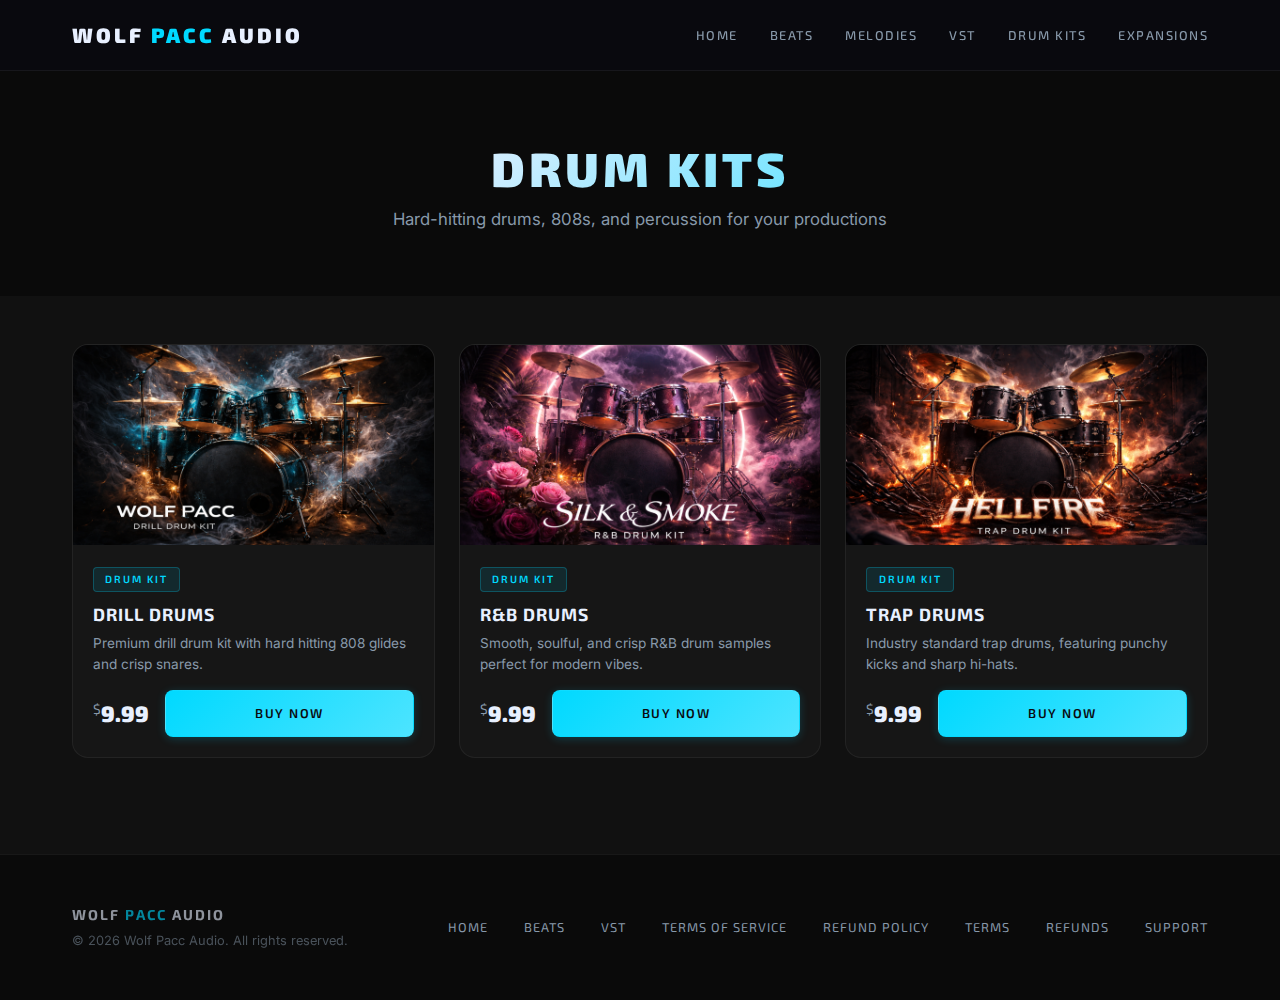
<file: docs/drumkits/index.html>
<!DOCTYPE html>
<html lang="en">

<head>
    <meta charset="UTF-8">
    <meta name="viewport" content="width=device-width, initial-scale=1.0">
    <title>Drum Kits | Wolf Pacc Audio</title>
    <meta name="description"
        content="Premium drum kits and sample packs — kicks, snares, hi-hats, 808s, and percussion. Wolf Pacc Audio.">
    <link rel="preconnect" href="https://fonts.googleapis.com">
    <link rel="preconnect" href="https://fonts.gstatic.com" crossorigin>
    <link
        href="https://fonts.googleapis.com/css2?family=Exo+2:wght@300;500;700;900&family=Inter:wght@400;500;600&display=swap"
        rel="stylesheet">
    <link rel="stylesheet" href="https://cdnjs.cloudflare.com/ajax/libs/font-awesome/6.0.0/css/all.min.css">
    <link rel="stylesheet" href="/styles.css">
    <link rel="icon" type="image/png" href="/images/logo.png">
</head>

<body>

    <!-- NAVIGATION -->
    <nav class="nav">
        <div class="nav-content">
            <a href="/" class="nav-logo">WOLF <span>PACC</span> AUDIO</a>
            <button class="nav-toggle" id="nav-toggle" aria-label="Toggle menu">
                <i class="fas fa-bars"></i>
            </button>
            <ul class="nav-links" id="nav-links">
                <li><a href="/">Home</a></li>
                <li><a href="/beats/">Beats</a></li>
                <li><a href="/melodies/">Melodies</a></li>
                <li><a href="/vst/">VST</a></li>
                <li><a href="/drumkits/">Drum Kits</a></li>
                <li><a href="/expansions/">Expansions</a></li>
            </ul>
        </div>
    </nav>

    <!-- PAGE HEADER -->
    <section class="page-header">
        <div class="container">
            <h1>Drum Kits</h1>
            <p>Hard-hitting drums, 808s, and percussion for your productions</p>
        </div>
    </section>

    <!-- PRODUCT GRID -->
    <section class="category-page-grid">
        <div class="container">
            <div class="product-grid">

                <div class="product-card">
                    <div class="card-image">
                        <img src="/images/cover_drill.png" alt="Drill Drums Cover Art">
                    </div>
                    <div class="card-body">
                        <span class="card-badge">Drum Kit</span>
                        <h3 class="card-title">Drill Drums</h3>
                        <p class="card-description">Premium drill drum kit with hard hitting 808 glides and crisp
                            snares.</p>
                        <div class="card-footer">
                            <span class="card-price"><span class="currency">$</span>9.99</span>
                            <a href="https://wolfpaccaudio.lemonsqueezy.com/checkout/buy/e35ca22a-2c3e-4604-bcc5-00a1c9e75373"
                                class="btn btn-card">Buy Now</a>
                        </div>
                    </div>
                </div>

                <div class="product-card">
                    <div class="card-image">
                        <img src="/images/cover_rb.png" alt="R&B Drums Cover Art">
                    </div>
                    <div class="card-body">
                        <span class="card-badge">Drum Kit</span>
                        <h3 class="card-title">R&B Drums</h3>
                        <p class="card-description">Smooth, soulful, and crisp R&B drum samples perfect for modern
                            vibes.</p>
                        <div class="card-footer">
                            <span class="card-price"><span class="currency">$</span>9.99</span>
                            <a href="https://wolfpaccaudio.lemonsqueezy.com/checkout/buy/e9b23b48-c03a-4331-a892-76d953374ee0"
                                class="btn btn-card">Buy Now</a>
                        </div>
                    </div>
                </div>

                <div class="product-card">
                    <div class="card-image">
                        <img src="/images/cover_trap.png" alt="Trap Drums Cover Art">
                    </div>
                    <div class="card-body">
                        <span class="card-badge">Drum Kit</span>
                        <h3 class="card-title">Trap Drums</h3>
                        <p class="card-description">Industry standard trap drums, featuring punchy kicks and sharp
                            hi-hats.</p>
                        <div class="card-footer">
                            <span class="card-price"><span class="currency">$</span>9.99</span>
                            <a href="https://wolfpaccaudio.lemonsqueezy.com/checkout/buy/fd393865-b395-4643-a1bf-f43463f98ee0"
                                class="btn btn-card">Buy Now</a>
                        </div>
                    </div>
                </div>

            </div>
        </div>
    </section>

    <!-- FOOTER -->
    <footer class="footer">
        <div class="container">
            <div class="footer-content">
                <div class="brand-info">
                    <div class="footer-brand">WOLF <span>PACC</span> AUDIO</div>
                    <p>&copy; 2026 Wolf Pacc Audio. All rights reserved.</p>
                </div>
                <div class="footer-links">
                    <a href="/">Home</a>
                    <a href="/beats/">Beats</a>
                    <a href="/vst/">VST</a>
                    <a href="/terms-of-service.html">Terms of Service</a>
                    <a href="/refund-policy.html">Refund Policy</a>
                    <a href="/terms-of-service/">Terms</a>
                    <a href="/refund-policy/">Refunds</a>
                    <a href="mailto:support@wolfpaccaudio.com">Support</a>
                </div>
            </div>
        </div>
    </footer>

    <script>
        const navToggle = document.getElementById('nav-toggle');
        const navLinks = document.getElementById('nav-links');
        navToggle.addEventListener('click', () => {
            navLinks.classList.toggle('open');
            const icon = navToggle.querySelector('i');
            icon.className = navLinks.classList.contains('open') ? 'fas fa-times' : 'fas fa-bars';
        });
        navLinks.querySelectorAll('a').forEach(link => {
            link.addEventListener('click', () => {
                navLinks.classList.remove('open');
                navToggle.querySelector('i').className = 'fas fa-bars';
            });
        });
        const observer = new IntersectionObserver((entries) => {
            entries.forEach(entry => { if (entry.isIntersecting) entry.target.classList.add('visible'); });
        }, { threshold: 0.1 });
        document.querySelectorAll('.product-card').forEach(el => { el.classList.add('fade-in'); observer.observe(el); });
    </script>

</body>

</html>
</file>
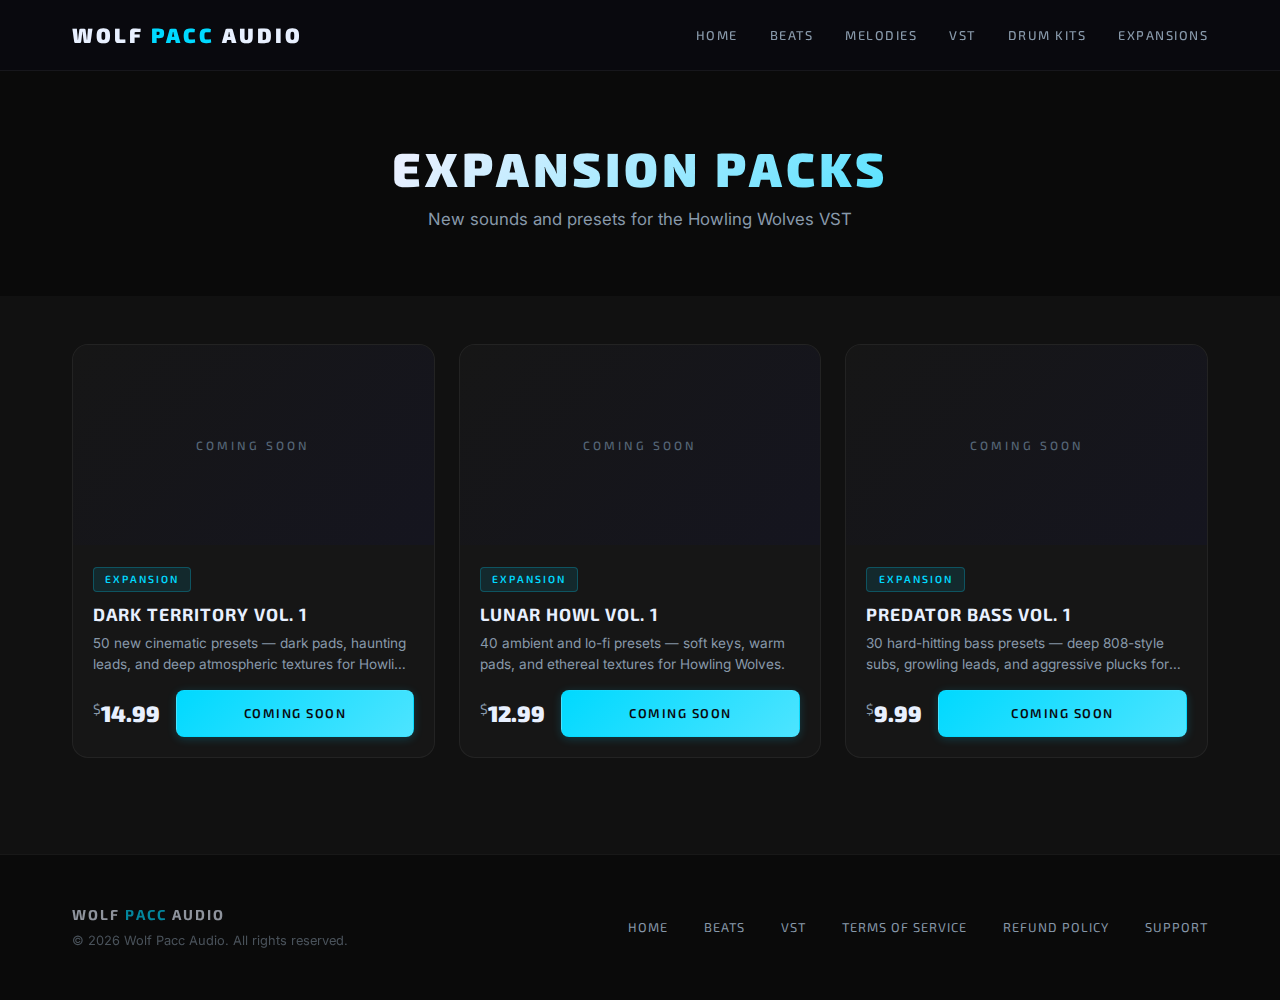
<file: docs/expansions/index.html>
<!DOCTYPE html>
<html lang="en">

<head>
    <meta charset="UTF-8">
    <meta name="viewport" content="width=device-width, initial-scale=1.0">
    <title>Expansions | Wolf Pacc Audio</title>
    <meta name="description"
        content="Expansion packs for the Howling Wolves VST — new sounds, presets, and textures. Wolf Pacc Audio.">
    <link rel="preconnect" href="https://fonts.googleapis.com">
    <link rel="preconnect" href="https://fonts.gstatic.com" crossorigin>
    <link
        href="https://fonts.googleapis.com/css2?family=Exo+2:wght@300;500;700;900&family=Inter:wght@400;500;600&display=swap"
        rel="stylesheet">
    <link rel="stylesheet" href="https://cdnjs.cloudflare.com/ajax/libs/font-awesome/6.0.0/css/all.min.css">
    <link rel="stylesheet" href="/styles.css">
    <link rel="icon" type="image/png" href="/images/logo.png">
</head>

<body>

    <!-- NAVIGATION -->
    <nav class="nav">
        <div class="nav-content">
            <a href="/" class="nav-logo">WOLF <span>PACC</span> AUDIO</a>
            <button class="nav-toggle" id="nav-toggle" aria-label="Toggle menu">
                <i class="fas fa-bars"></i>
            </button>
            <ul class="nav-links" id="nav-links">
                <li><a href="/">Home</a></li>
                <li><a href="/beats/">Beats</a></li>
                <li><a href="/melodies/">Melodies</a></li>
                <li><a href="/vst/">VST</a></li>
                <li><a href="/drumkits/">Drum Kits</a></li>
                <li><a href="/expansions/">Expansions</a></li>
            </ul>
        </div>
    </nav>

    <!-- PAGE HEADER -->
    <section class="page-header">
        <div class="container">
            <h1>Expansion Packs</h1>
            <p>New sounds and presets for the Howling Wolves VST</p>
        </div>
    </section>

    <!-- PRODUCT GRID -->
    <section class="category-page-grid">
        <div class="container">
            <div class="product-grid">

                <div class="product-card">
                    <div class="card-image">
                        <span class="card-image-placeholder">Coming Soon</span>
                    </div>
                    <div class="card-body">
                        <span class="card-badge">Expansion</span>
                        <h3 class="card-title">Dark Territory Vol. 1</h3>
                        <p class="card-description">50 new cinematic presets — dark pads, haunting leads, and deep
                            atmospheric textures for Howling Wolves.</p>
                        <div class="card-footer">
                            <span class="card-price"><span class="currency">$</span>14.99</span>
                            <a href="#" class="btn btn-card">Coming Soon</a>
                        </div>
                    </div>
                </div>

                <div class="product-card">
                    <div class="card-image">
                        <span class="card-image-placeholder">Coming Soon</span>
                    </div>
                    <div class="card-body">
                        <span class="card-badge">Expansion</span>
                        <h3 class="card-title">Lunar Howl Vol. 1</h3>
                        <p class="card-description">40 ambient and lo-fi presets — soft keys, warm pads, and ethereal
                            textures for Howling Wolves.</p>
                        <div class="card-footer">
                            <span class="card-price"><span class="currency">$</span>12.99</span>
                            <a href="#" class="btn btn-card">Coming Soon</a>
                        </div>
                    </div>
                </div>

                <div class="product-card">
                    <div class="card-image">
                        <span class="card-image-placeholder">Coming Soon</span>
                    </div>
                    <div class="card-body">
                        <span class="card-badge">Expansion</span>
                        <h3 class="card-title">Predator Bass Vol. 1</h3>
                        <p class="card-description">30 hard-hitting bass presets — deep 808-style subs, growling leads,
                            and aggressive plucks for Howling Wolves.</p>
                        <div class="card-footer">
                            <span class="card-price"><span class="currency">$</span>9.99</span>
                            <a href="#" class="btn btn-card">Coming Soon</a>
                        </div>
                    </div>
                </div>

            </div>
        </div>
    </section>

    <!-- FOOTER -->
    <footer class="footer">
        <div class="container">
            <div class="footer-content">
                <div class="brand-info">
                    <div class="footer-brand">WOLF <span>PACC</span> AUDIO</div>
                    <p>&copy; 2026 Wolf Pacc Audio. All rights reserved.</p>
                </div>
                <div class="footer-links">
                    <a href="/">Home</a>
                    <a href="/beats/">Beats</a>
                    <a href="/vst/">VST</a>
                    <a href="/terms-of-service/">Terms of Service</a>
                    <a href="/refund-policy/">Refund Policy</a>
                    <a href="mailto:support@wolfpaccaudio.com">Support</a>
                </div>
            </div>
        </div>
    </footer>

    <script>
        const navToggle = document.getElementById('nav-toggle');
        const navLinks = document.getElementById('nav-links');
        navToggle.addEventListener('click', () => {
            navLinks.classList.toggle('open');
            const icon = navToggle.querySelector('i');
            icon.className = navLinks.classList.contains('open') ? 'fas fa-times' : 'fas fa-bars';
        });
        navLinks.querySelectorAll('a').forEach(link => {
            link.addEventListener('click', () => {
                navLinks.classList.remove('open');
                navToggle.querySelector('i').className = 'fas fa-bars';
            });
        });
        const observer = new IntersectionObserver((entries) => {
            entries.forEach(entry => { if (entry.isIntersecting) entry.target.classList.add('visible'); });
        }, { threshold: 0.1 });
        document.querySelectorAll('.product-card').forEach(el => { el.classList.add('fade-in'); observer.observe(el); });
    </script>

</body>

</html>
</file>
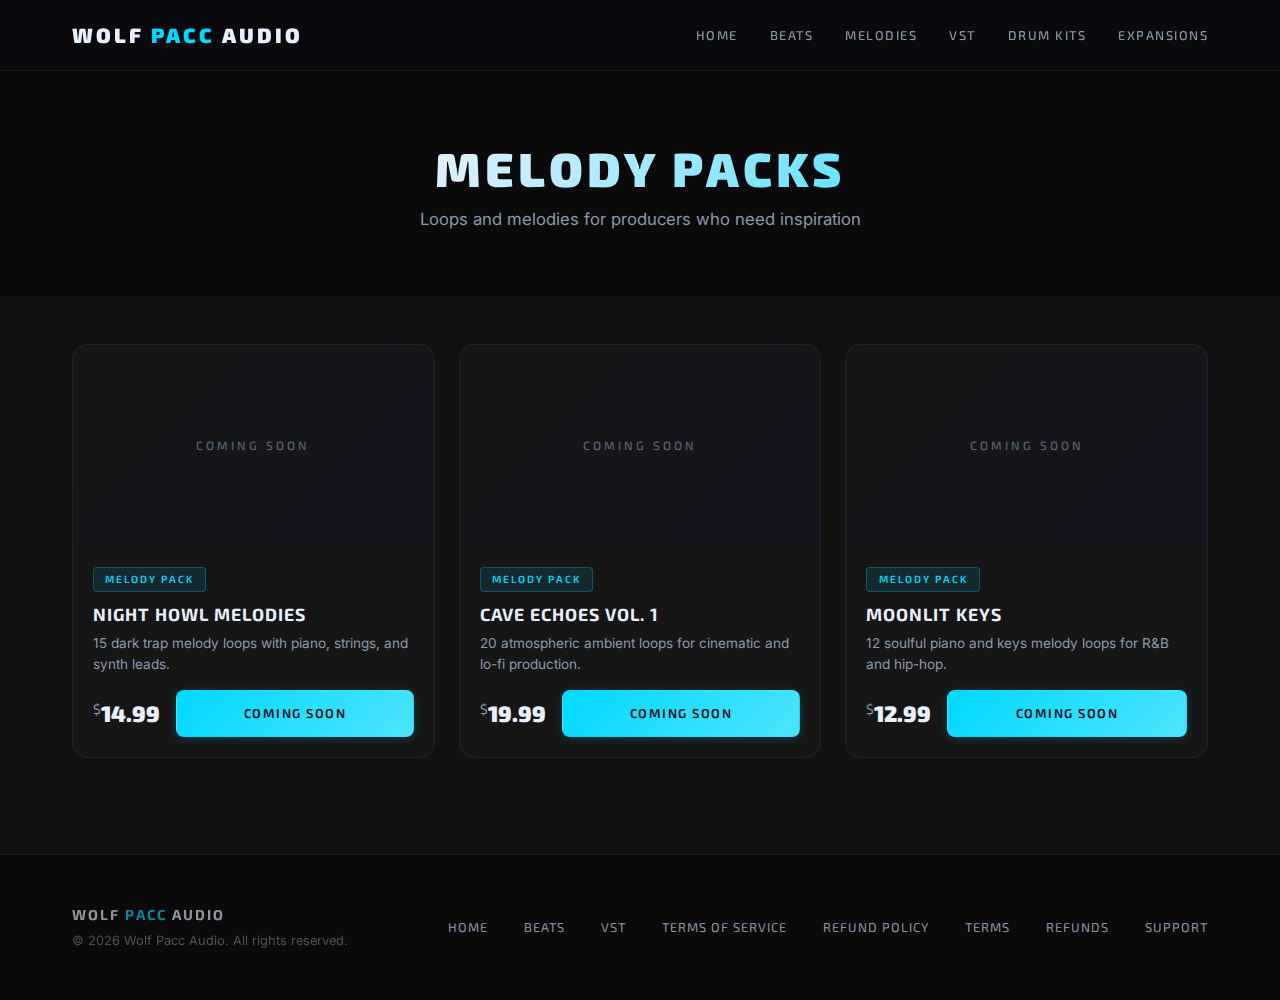
<file: docs/melodies/index.html>
<!DOCTYPE html>
<html lang="en">

<head>
    <meta charset="UTF-8">
    <meta name="viewport" content="width=device-width, initial-scale=1.0">
    <title>Melody Packs | Wolf Pacc Audio</title>
    <meta name="description"
        content="Premium melody packs and loops for producers — dark, atmospheric, and soulful. Wolf Pacc Audio.">
    <link rel="preconnect" href="https://fonts.googleapis.com">
    <link rel="preconnect" href="https://fonts.gstatic.com" crossorigin>
    <link
        href="https://fonts.googleapis.com/css2?family=Exo+2:wght@300;500;700;900&family=Inter:wght@400;500;600&display=swap"
        rel="stylesheet">
    <link rel="stylesheet" href="https://cdnjs.cloudflare.com/ajax/libs/font-awesome/6.0.0/css/all.min.css">
    <link rel="stylesheet" href="/styles.css">
    <link rel="icon" type="image/png" href="/images/logo.png">
</head>

<body>

    <!-- NAVIGATION -->
    <nav class="nav">
        <div class="nav-content">
            <a href="/" class="nav-logo">WOLF <span>PACC</span> AUDIO</a>
            <button class="nav-toggle" id="nav-toggle" aria-label="Toggle menu">
                <i class="fas fa-bars"></i>
            </button>
            <ul class="nav-links" id="nav-links">
                <li><a href="/">Home</a></li>
                <li><a href="/beats/">Beats</a></li>
                <li><a href="/melodies/">Melodies</a></li>
                <li><a href="/vst/">VST</a></li>
                <li><a href="/drumkits/">Drum Kits</a></li>
                <li><a href="/expansions/">Expansions</a></li>
            </ul>
        </div>
    </nav>

    <!-- PAGE HEADER -->
    <section class="page-header">
        <div class="container">
            <h1>Melody Packs</h1>
            <p>Loops and melodies for producers who need inspiration</p>
        </div>
    </section>

    <!-- PRODUCT GRID -->
    <section class="category-page-grid">
        <div class="container">
            <div class="product-grid">

                <div class="product-card">
                    <div class="card-image">
                        <span class="card-image-placeholder">Coming Soon</span>
                    </div>
                    <div class="card-body">
                        <span class="card-badge">Melody Pack</span>
                        <h3 class="card-title">Night Howl Melodies</h3>
                        <p class="card-description">15 dark trap melody loops with piano, strings, and synth leads.</p>
                        <div class="card-footer">
                            <span class="card-price"><span class="currency">$</span>14.99</span>
                            <a href="#" class="btn btn-card">Coming Soon</a>
                        </div>
                    </div>
                </div>

                <div class="product-card">
                    <div class="card-image">
                        <span class="card-image-placeholder">Coming Soon</span>
                    </div>
                    <div class="card-body">
                        <span class="card-badge">Melody Pack</span>
                        <h3 class="card-title">Cave Echoes Vol. 1</h3>
                        <p class="card-description">20 atmospheric ambient loops for cinematic and lo-fi production.</p>
                        <div class="card-footer">
                            <span class="card-price"><span class="currency">$</span>19.99</span>
                            <a href="#" class="btn btn-card">Coming Soon</a>
                        </div>
                    </div>
                </div>

                <div class="product-card">
                    <div class="card-image">
                        <span class="card-image-placeholder">Coming Soon</span>
                    </div>
                    <div class="card-body">
                        <span class="card-badge">Melody Pack</span>
                        <h3 class="card-title">Moonlit Keys</h3>
                        <p class="card-description">12 soulful piano and keys melody loops for R&B and hip-hop.</p>
                        <div class="card-footer">
                            <span class="card-price"><span class="currency">$</span>12.99</span>
                            <a href="#" class="btn btn-card">Coming Soon</a>
                        </div>
                    </div>
                </div>

            </div>
        </div>
    </section>

    <!-- FOOTER -->
    <footer class="footer">
        <div class="container">
            <div class="footer-content">
                <div class="brand-info">
                    <div class="footer-brand">WOLF <span>PACC</span> AUDIO</div>
                    <p>&copy; 2026 Wolf Pacc Audio. All rights reserved.</p>
                </div>
                <div class="footer-links">
                    <a href="/">Home</a>
                    <a href="/beats/">Beats</a>
                    <a href="/vst/">VST</a>
                    <a href="/terms-of-service.html">Terms of Service</a>
                    <a href="/refund-policy.html">Refund Policy</a>
                    <a href="/terms-of-service/">Terms</a>
                    <a href="/refund-policy/">Refunds</a>
                    <a href="mailto:support@wolfpaccaudio.com">Support</a>
                </div>
            </div>
        </div>
    </footer>

    <script>
        const navToggle = document.getElementById('nav-toggle');
        const navLinks = document.getElementById('nav-links');
        navToggle.addEventListener('click', () => {
            navLinks.classList.toggle('open');
            const icon = navToggle.querySelector('i');
            icon.className = navLinks.classList.contains('open') ? 'fas fa-times' : 'fas fa-bars';
        });
        navLinks.querySelectorAll('a').forEach(link => {
            link.addEventListener('click', () => {
                navLinks.classList.remove('open');
                navToggle.querySelector('i').className = 'fas fa-bars';
            });
        });
        const observer = new IntersectionObserver((entries) => {
            entries.forEach(entry => { if (entry.isIntersecting) entry.target.classList.add('visible'); });
        }, { threshold: 0.1 });
        document.querySelectorAll('.product-card').forEach(el => { el.classList.add('fade-in'); observer.observe(el); });
    </script>

</body>

</html>
</file>
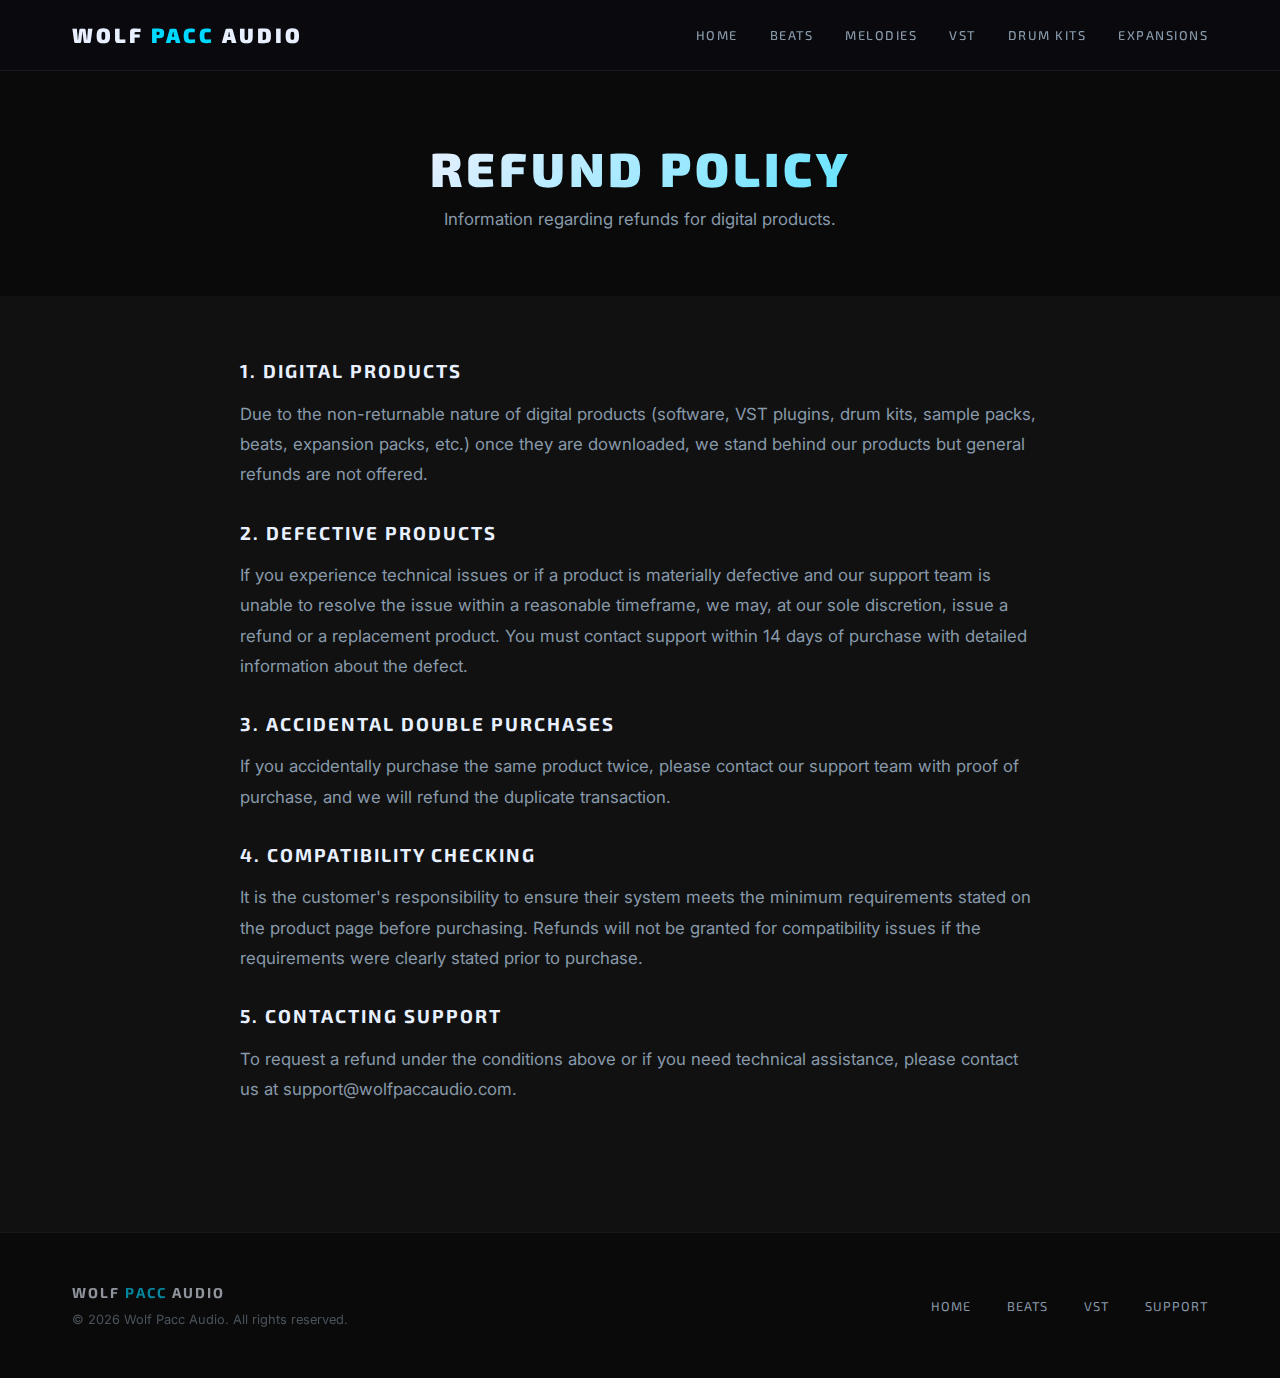
<file: docs/refund-policy/index.html>
<!DOCTYPE html>
<html lang="en">

<head>
    <meta charset="UTF-8">
    <meta name="viewport" content="width=device-width, initial-scale=1.0">
    <title>Refund Policy | Wolf Pacc Audio</title>
    <meta name="description" content="Refund Policy for Wolf Pacc Audio.">
    <link rel="preconnect" href="https://fonts.googleapis.com">
    <link rel="preconnect" href="https://fonts.gstatic.com" crossorigin>
    <link
        href="https://fonts.googleapis.com/css2?family=Exo+2:wght@300;500;700;900&family=Inter:wght@400;500;600&display=swap"
        rel="stylesheet">
    <link rel="stylesheet" href="https://cdnjs.cloudflare.com/ajax/libs/font-awesome/6.0.0/css/all.min.css">
    <link rel="stylesheet" href="/styles.css">
    <link rel="icon" type="image/png" href="/images/logo.png">
</head>

<body>

    <!-- NAVIGATION -->
    <nav class="nav">
        <div class="nav-content">
            <a href="/" class="nav-logo">WOLF <span>PACC</span> AUDIO</a>
            <button class="nav-toggle" id="nav-toggle" aria-label="Toggle menu">
                <i class="fas fa-bars"></i>
            </button>
            <ul class="nav-links" id="nav-links">
                <li><a href="/">Home</a></li>
                <li><a href="/beats/">Beats</a></li>
                <li><a href="/melodies/">Melodies</a></li>
                <li><a href="/vst/">VST</a></li>
                <li><a href="/drumkits/">Drum Kits</a></li>
                <li><a href="/expansions/">Expansions</a></li>
            </ul>
        </div>
    </nav>

    <!-- PAGE HEADER -->
    <section class="page-header">
        <div class="container">
            <h1>Refund Policy</h1>
            <p>Information regarding refunds for digital products.</p>
        </div>
    </section>

    <!-- CONTENT -->
    <section class="about" style="padding-top: 4rem; padding-bottom: 6rem;">
        <div class="container">
            <div class="about-content" style="text-align: left; max-width: 800px; margin: 0 auto;">
                <h3 style="color: var(--text-white); margin-bottom: 1rem;">1. Digital Products</h3>
                <p style="margin-bottom: 2rem;">Due to the non-returnable nature of digital products (software, VST
                    plugins, drum kits, sample packs, beats, expansion packs, etc.) once they are downloaded, we stand
                    behind our products but general refunds are not offered.</p>

                <h3 style="color: var(--text-white); margin-bottom: 1rem;">2. Defective Products</h3>
                <p style="margin-bottom: 2rem;">If you experience technical issues or if a product is materially
                    defective and our support team is unable to resolve the issue within a reasonable timeframe, we may,
                    at our sole discretion, issue a refund or a replacement product. You must contact support within 14
                    days of purchase with detailed information about the defect.</p>

                <h3 style="color: var(--text-white); margin-bottom: 1rem;">3. Accidental Double Purchases</h3>
                <p style="margin-bottom: 2rem;">If you accidentally purchase the same product twice, please contact our
                    support team with proof of purchase, and we will refund the duplicate transaction.</p>

                <h3 style="color: var(--text-white); margin-bottom: 1rem;">4. Compatibility Checking</h3>
                <p style="margin-bottom: 2rem;">It is the customer's responsibility to ensure their system meets the
                    minimum requirements stated on the product page before purchasing. Refunds will not be granted for
                    compatibility issues if the requirements were clearly stated prior to purchase.</p>

                <h3 style="color: var(--text-white); margin-bottom: 1rem;">5. Contacting Support</h3>
                <p style="margin-bottom: 2rem;">To request a refund under the conditions above or if you need technical
                    assistance, please contact us at support@wolfpaccaudio.com.</p>
            </div>
        </div>
    </section>

    <!-- FOOTER -->
    <footer class="footer">
        <div class="container">
            <div class="footer-content">
                <div class="brand-info">
                    <div class="footer-brand">WOLF <span>PACC</span> AUDIO</div>
                    <p>&copy; 2026 Wolf Pacc Audio. All rights reserved.</p>
                </div>
                <div class="footer-links">
                    <a href="/">Home</a>
                    <a href="/beats/">Beats</a>
                    <a href="/vst/">VST</a>
                    
                    <a href="mailto:support@wolfpaccaudio.com">Support</a>
                </div>
            </div>
        </div>
    </footer>

    <script>
        const navToggle = document.getElementById('nav-toggle');
        const navLinks = document.getElementById('nav-links');
        navToggle.addEventListener('click', () => {
            navLinks.classList.toggle('open');
            const icon = navToggle.querySelector('i');
            icon.className = navLinks.classList.contains('open') ? 'fas fa-times' : 'fas fa-bars';
        });
        navLinks.querySelectorAll('a').forEach(link => {
            link.addEventListener('click', () => {
                navLinks.classList.remove('open');
                navToggle.querySelector('i').className = 'fas fa-bars';
            });
        });
    </script>

</body>

</html>
</file>
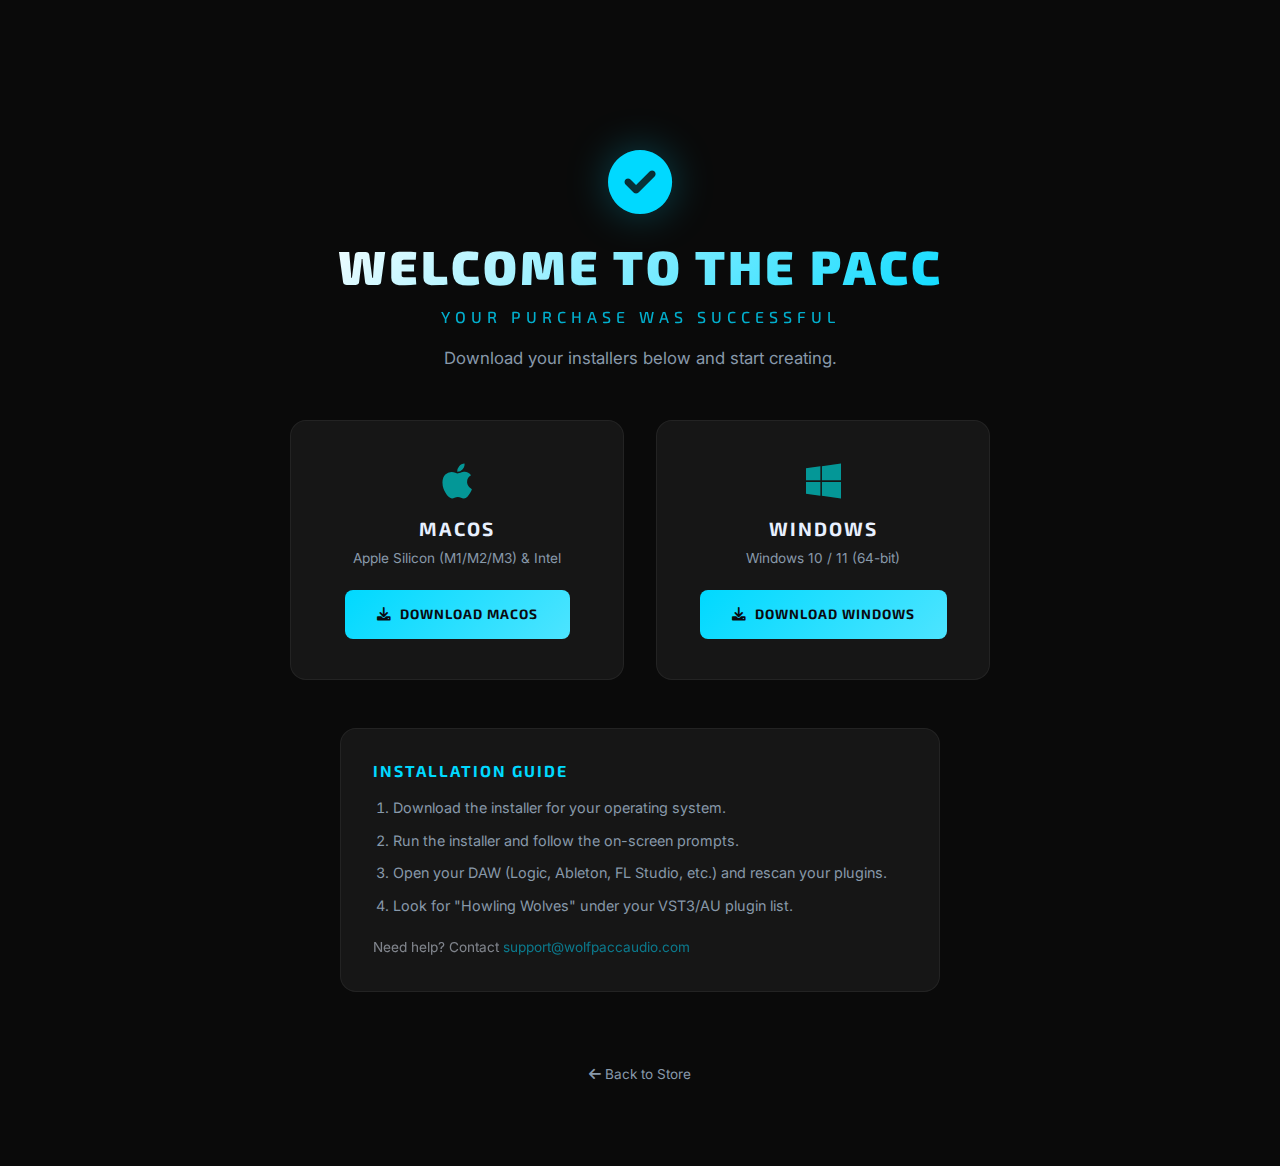
<file: docs/success/index.html>
<!DOCTYPE html>
<html lang="en">

<head>
    <meta charset="UTF-8">
    <meta name="viewport" content="width=device-width, initial-scale=1.0">
    <title>Thank You | Wolf Pacc Audio</title>
    <link rel="preconnect" href="https://fonts.googleapis.com">
    <link rel="preconnect" href="https://fonts.gstatic.com" crossorigin>
    <link
        href="https://fonts.googleapis.com/css2?family=Exo+2:wght@300;500;700;900&family=Inter:wght@400;500;600&display=swap"
        rel="stylesheet">
    <link rel="stylesheet" href="https://cdnjs.cloudflare.com/ajax/libs/font-awesome/6.0.0/css/all.min.css">
    <link rel="stylesheet" href="/styles.css">
    <link rel="icon" type="image/png" href="/images/logo.png">
</head>

<body>
    <div class="container success-hero">
        <i class="fas fa-circle-check check-icon"></i>
        <h1 class="success-headline">WELCOME TO THE PACC</h1>
        <p class="success-tagline">Your purchase was successful</p>
        <p class="success-subtitle">Download your installers below and start creating.</p>

        <div class="download-grid">
            <!-- macOS -->
            <div class="download-card">
                <i class="fab fa-apple os-icon"></i>
                <h3>macOS</h3>
                <p>Apple Silicon (M1/M2/M3) & Intel</p>
                <a href="https://github.com/donlito412/HowlingWolves/releases/latest/download/HowlingWolves_MacOS.zip"
                    class="download-btn">
                    <i class="fas fa-download"></i> Download macOS
                </a>
            </div>

            <!-- Windows -->
            <div class="download-card">
                <i class="fab fa-windows os-icon"></i>
                <h3>Windows</h3>
                <p>Windows 10 / 11 (64-bit)</p>
                <a href="https://github.com/donlito412/HowlingWolves/releases/latest/download/HowlingWolves_Windows.zip"
                    class="download-btn">
                    <i class="fas fa-download"></i> Download Windows
                </a>
            </div>
        </div>

        <div class="instructions">
            <h3>Installation Guide</h3>
            <ol>
                <li>Download the installer for your operating system.</li>
                <li>Run the installer and follow the on-screen prompts.</li>
                <li>Open your DAW (Logic, Ableton, FL Studio, etc.) and rescan your plugins.</li>
                <li>Look for "Howling Wolves" under your VST3/AU plugin list.</li>
            </ol>
            <p style="margin-top: 1.25rem; font-size: 0.85rem; opacity: 0.5;">
                Need help? Contact <a href="mailto:support@wolfpaccaudio.com" class="support-link">support@wolfpaccaudio.com</a>
            </p>
        </div>

        <a href="/" class="back-link">
            <i class="fas fa-arrow-left"></i> Back to Store
        </a>
    </div>
</body>

</html>
</file>
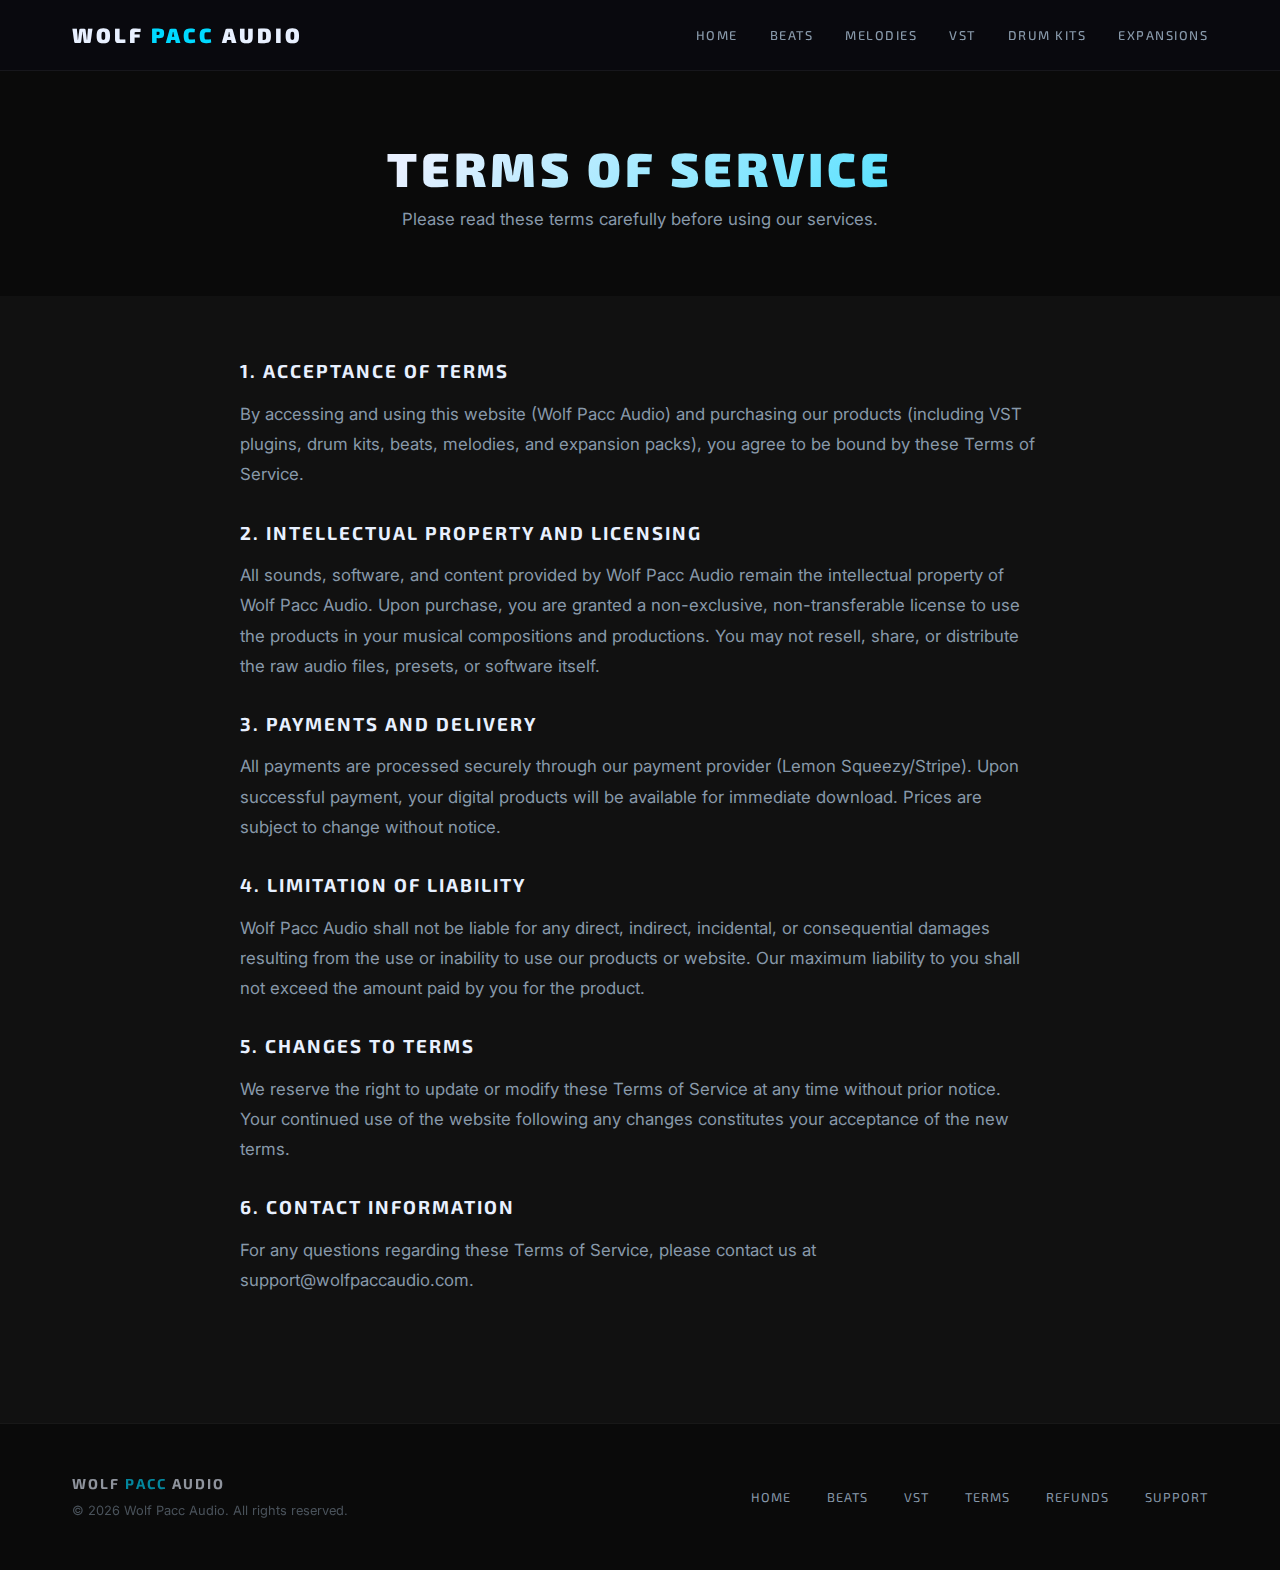
<file: docs/terms-of-service/index.html>
<!DOCTYPE html>
<html lang="en">

<head>
    <meta charset="UTF-8">
    <meta name="viewport" content="width=device-width, initial-scale=1.0">
    <title>Terms of Service | Wolf Pacc Audio</title>
    <meta name="description" content="Terms of Service for Wolf Pacc Audio.">
    <link rel="preconnect" href="https://fonts.googleapis.com">
    <link rel="preconnect" href="https://fonts.gstatic.com" crossorigin>
    <link
        href="https://fonts.googleapis.com/css2?family=Exo+2:wght@300;500;700;900&family=Inter:wght@400;500;600&display=swap"
        rel="stylesheet">
    <link rel="stylesheet" href="https://cdnjs.cloudflare.com/ajax/libs/font-awesome/6.0.0/css/all.min.css">
    <link rel="stylesheet" href="/styles.css">
    <link rel="icon" type="image/png" href="/images/logo.png">
</head>

<body>

    <!-- NAVIGATION -->
    <nav class="nav">
        <div class="nav-content">
            <a href="/" class="nav-logo">WOLF <span>PACC</span> AUDIO</a>
            <button class="nav-toggle" id="nav-toggle" aria-label="Toggle menu">
                <i class="fas fa-bars"></i>
            </button>
            <ul class="nav-links" id="nav-links">
                <li><a href="/">Home</a></li>
                <li><a href="/beats/">Beats</a></li>
                <li><a href="/melodies/">Melodies</a></li>
                <li><a href="/vst/">VST</a></li>
                <li><a href="/drumkits/">Drum Kits</a></li>
                <li><a href="/expansions/">Expansions</a></li>
            </ul>
        </div>
    </nav>

    <!-- PAGE HEADER -->
    <section class="page-header">
        <div class="container">
            <h1>Terms of Service</h1>
            <p>Please read these terms carefully before using our services.</p>
        </div>
    </section>

    <!-- CONTENT -->
    <section class="about" style="padding-top: 4rem; padding-bottom: 6rem;">
        <div class="container">
            <div class="about-content" style="text-align: left; max-width: 800px; margin: 0 auto;">
                <h3 style="color: var(--text-white); margin-bottom: 1rem;">1. Acceptance of Terms</h3>
                <p style="margin-bottom: 2rem;">By accessing and using this website (Wolf Pacc Audio) and purchasing our
                    products (including VST plugins, drum kits, beats, melodies, and expansion packs), you agree to be
                    bound by these Terms of Service.</p>

                <h3 style="color: var(--text-white); margin-bottom: 1rem;">2. Intellectual Property and Licensing</h3>
                <p style="margin-bottom: 2rem;">All sounds, software, and content provided by Wolf Pacc Audio remain the
                    intellectual property of Wolf Pacc Audio. Upon purchase, you are granted a non-exclusive,
                    non-transferable license to use the products in your musical compositions and productions. You may
                    not resell, share, or distribute the raw audio files, presets, or software itself.</p>

                <h3 style="color: var(--text-white); margin-bottom: 1rem;">3. Payments and Delivery</h3>
                <p style="margin-bottom: 2rem;">All payments are processed securely through our payment provider (Lemon
                    Squeezy/Stripe). Upon successful payment, your digital products will be available for immediate
                    download. Prices are subject to change without notice.</p>

                <h3 style="color: var(--text-white); margin-bottom: 1rem;">4. Limitation of Liability</h3>
                <p style="margin-bottom: 2rem;">Wolf Pacc Audio shall not be liable for any direct, indirect,
                    incidental, or consequential damages resulting from the use or inability to use our products or
                    website. Our maximum liability to you shall not exceed the amount paid by you for the product.</p>

                <h3 style="color: var(--text-white); margin-bottom: 1rem;">5. Changes to Terms</h3>
                <p style="margin-bottom: 2rem;">We reserve the right to update or modify these Terms of Service at any
                    time without prior notice. Your continued use of the website following any changes constitutes your
                    acceptance of the new terms.</p>

                <h3 style="color: var(--text-white); margin-bottom: 1rem;">6. Contact Information</h3>
                <p style="margin-bottom: 2rem;">For any questions regarding these Terms of Service, please contact us at
                    support@wolfpaccaudio.com.</p>
            </div>
        </div>
    </section>

    <!-- FOOTER -->
    <footer class="footer">
        <div class="container">
            <div class="footer-content">
                <div class="brand-info">
                    <div class="footer-brand">WOLF <span>PACC</span> AUDIO</div>
                    <p>&copy; 2026 Wolf Pacc Audio. All rights reserved.</p>
                </div>
                <div class="footer-links">
                    <a href="/">Home</a>
                    <a href="/beats/">Beats</a>
                    <a href="/vst/">VST</a>
                    <a href="/terms-of-service/">Terms</a>
                    <a href="/refund-policy/">Refunds</a>
                    <a href="mailto:support@wolfpaccaudio.com">Support</a>
                </div>
            </div>
        </div>
    </footer>

    <script>
        const navToggle = document.getElementById('nav-toggle');
        const navLinks = document.getElementById('nav-links');
        navToggle.addEventListener('click', () => {
            navLinks.classList.toggle('open');
            const icon = navToggle.querySelector('i');
            icon.className = navLinks.classList.contains('open') ? 'fas fa-times' : 'fas fa-bars';
        });
        navLinks.querySelectorAll('a').forEach(link => {
            link.addEventListener('click', () => {
                navLinks.classList.remove('open');
                navToggle.querySelector('i').className = 'fas fa-bars';
            });
        });
    </script>

</body>

</html>
</file>
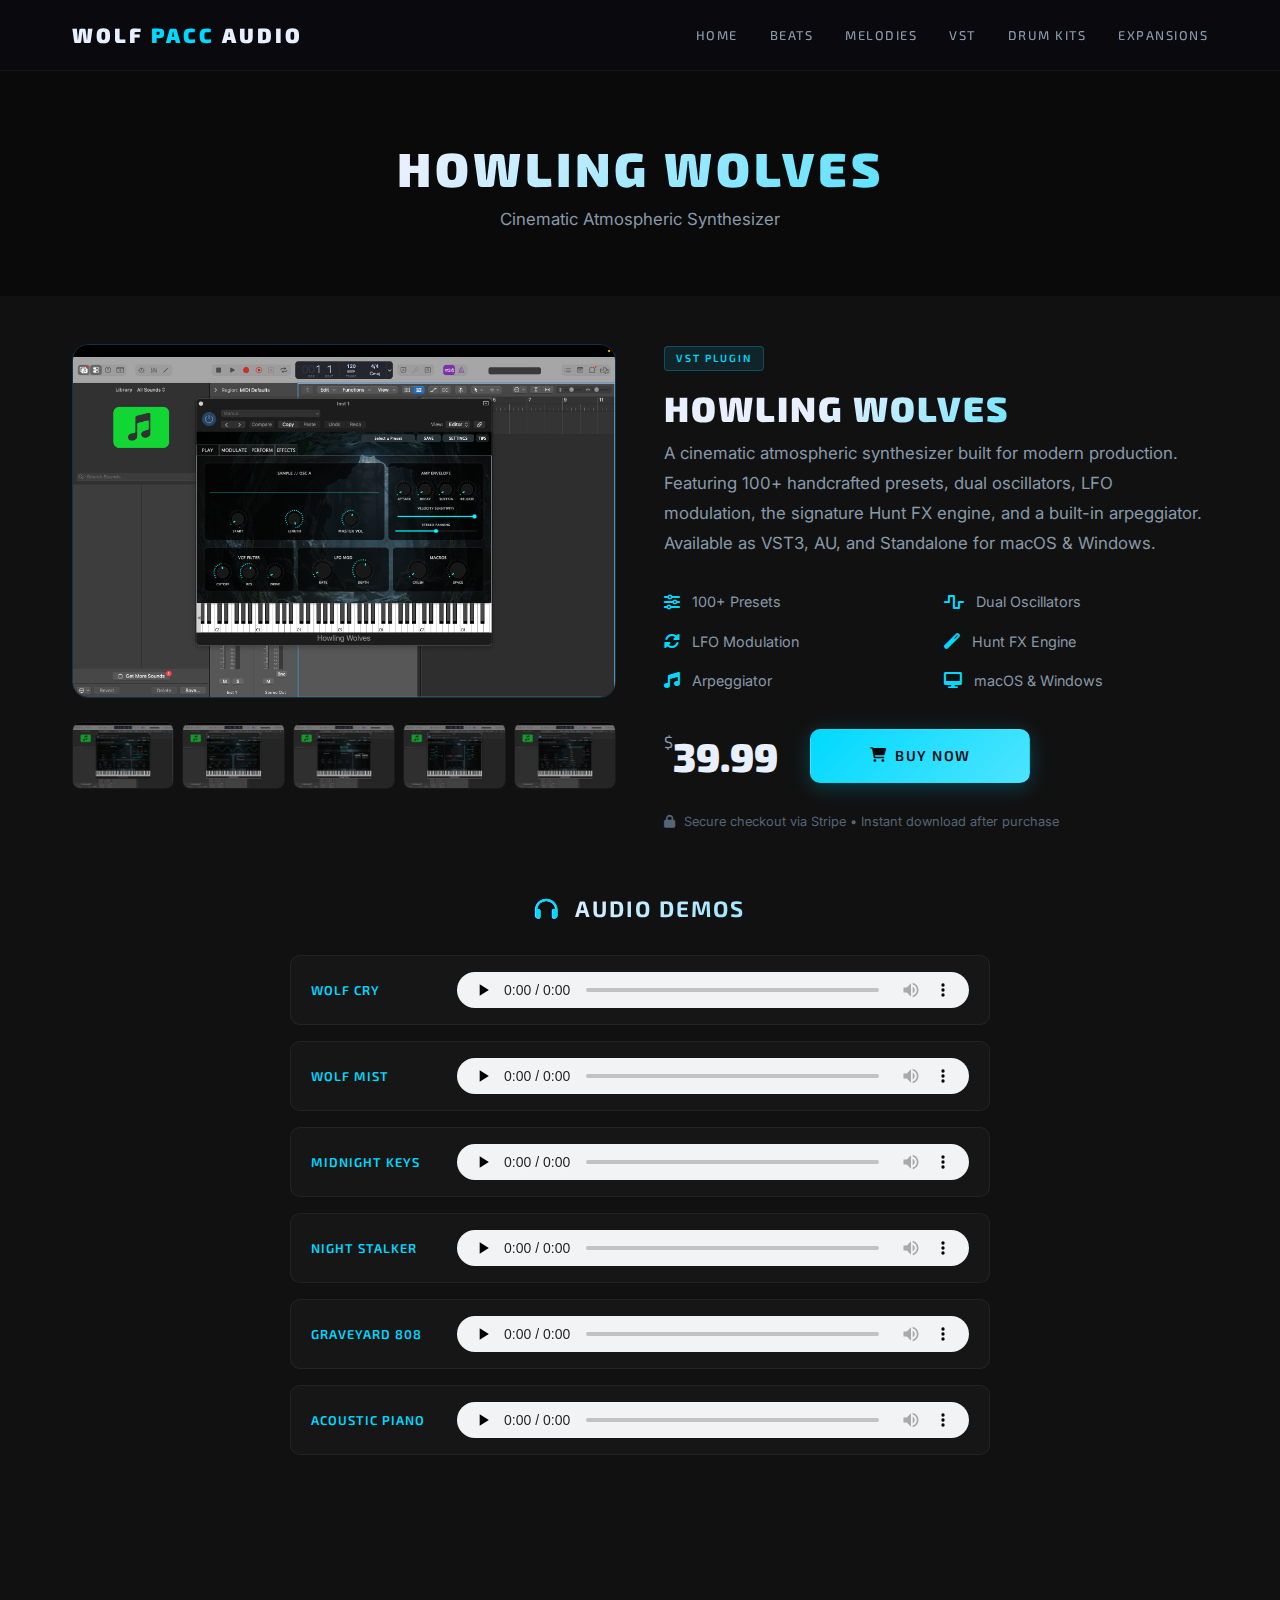
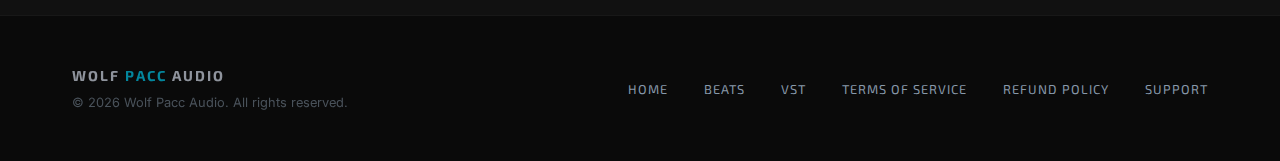
<file: docs/vst/index.html>
<!DOCTYPE html>
<html lang="en">

<head>
    <meta charset="UTF-8">
    <meta name="viewport" content="width=device-width, initial-scale=1.0">
    <title>VST Plugins | Wolf Pacc Audio</title>
    <meta name="description"
        content="Premium VST plugins for music producers — Howling Wolves atmospheric synthesizer and more. Wolf Pacc Audio.">
    <link rel="preconnect" href="https://fonts.googleapis.com">
    <link rel="preconnect" href="https://fonts.gstatic.com" crossorigin>
    <link
        href="https://fonts.googleapis.com/css2?family=Exo+2:wght@300;500;700;900&family=Inter:wght@400;500;600&display=swap"
        rel="stylesheet">
    <link rel="stylesheet" href="https://cdnjs.cloudflare.com/ajax/libs/font-awesome/6.0.0/css/all.min.css">
    <link rel="stylesheet" href="/styles.css">
    <link rel="icon" type="image/png" href="/images/logo.png">
</head>

<body>

    <!-- NAVIGATION -->
    <nav class="nav">
        <div class="nav-content">
            <a href="/" class="nav-logo">WOLF <span>PACC</span> AUDIO</a>
            <button class="nav-toggle" id="nav-toggle" aria-label="Toggle menu">
                <i class="fas fa-bars"></i>
            </button>
            <ul class="nav-links" id="nav-links">
                <li><a href="/">Home</a></li>
                <li><a href="/beats/">Beats</a></li>
                <li><a href="/melodies/">Melodies</a></li>
                <li><a href="/vst/">VST</a></li>
                <li><a href="/drumkits/">Drum Kits</a></li>
                <li><a href="/expansions/">Expansions</a></li>
            </ul>
        </div>
    </nav>

    <!-- PAGE HEADER -->
    <section class="page-header">
        <div class="container">
            <h1>Howling Wolves</h1>
            <p>Cinematic Atmospheric Synthesizer</p>
        </div>
    </section>

    <!-- VST PRODUCT SHOWCASE -->
    <section class="category-page-grid">
        <div class="container">

            <!-- Hero Product Card -->
            <div
                style="display: grid; grid-template-columns: 1fr 1fr; gap: 3rem; margin-bottom: 4rem; align-items: start;">
                <!-- Screenshot Gallery -->
                <div>
                    <img id="main-screenshot" src="/images/screenshot_play.png" alt="Howling Wolves VST Plugin"
                        style="width:100%; border-radius:var(--radius-lg); border:1px solid var(--border-gold); margin-bottom:1rem;">
                    <div style="display:grid; grid-template-columns: repeat(5, 1fr); gap:0.5rem;">
                        <img src="/images/screenshot_play.png" alt="Play Mode"
                            onclick="document.getElementById('main-screenshot').src=this.src"
                            style="width:100%; border-radius:8px; cursor:pointer; border:1px solid var(--border-subtle); opacity:0.7; transition: opacity 0.3s;"
                            onmouseover="this.style.opacity='1'" onmouseout="this.style.opacity='0.7'">
                        <img src="/images/screenshot_modulate.png" alt="Modulate Mode"
                            onclick="document.getElementById('main-screenshot').src=this.src"
                            style="width:100%; border-radius:8px; cursor:pointer; border:1px solid var(--border-subtle); opacity:0.7; transition: opacity 0.3s;"
                            onmouseover="this.style.opacity='1'" onmouseout="this.style.opacity='0.7'">
                        <img src="/images/screenshot_perform.png" alt="Perform Mode"
                            onclick="document.getElementById('main-screenshot').src=this.src"
                            style="width:100%; border-radius:8px; cursor:pointer; border:1px solid var(--border-subtle); opacity:0.7; transition: opacity 0.3s;"
                            onmouseover="this.style.opacity='1'" onmouseout="this.style.opacity='0.7'">
                        <img src="/images/screenshot_effects.png" alt="Effects"
                            onclick="document.getElementById('main-screenshot').src=this.src"
                            style="width:100%; border-radius:8px; cursor:pointer; border:1px solid var(--border-subtle); opacity:0.7; transition: opacity 0.3s;"
                            onmouseover="this.style.opacity='1'" onmouseout="this.style.opacity='0.7'">
                        <img src="/images/screenshot_presets.png" alt="Presets"
                            onclick="document.getElementById('main-screenshot').src=this.src"
                            style="width:100%; border-radius:8px; cursor:pointer; border:1px solid var(--border-subtle); opacity:0.7; transition: opacity 0.3s;"
                            onmouseover="this.style.opacity='1'" onmouseout="this.style.opacity='0.7'">
                    </div>
                </div>

                <!-- Product Info -->
                <div>
                    <span class="card-badge" style="margin-bottom:1rem;">VST Plugin</span>
                    <h2 style="font-family:var(--font-head); font-size:2.2rem; font-weight:900; text-transform:uppercase; letter-spacing:2px; margin-bottom:0.5rem;
                        background: linear-gradient(135deg, var(--text-white) 30%, var(--accent-gold) 100%);
                        -webkit-background-clip:text; -webkit-text-fill-color:transparent; background-clip:text;">
                        Howling Wolves</h2>
                    <p style="color:var(--text-muted); font-size:1.05rem; line-height:1.8; margin-bottom:2rem;">
                        A cinematic atmospheric synthesizer built for modern production. Featuring 100+ handcrafted
                        presets,
                        dual oscillators, LFO modulation, the signature Hunt FX engine, and a built-in arpeggiator.
                        Available as VST3, AU, and Standalone for macOS &amp; Windows.
                    </p>

                    <!-- Features -->
                    <div style="display:grid; grid-template-columns:1fr 1fr; gap:1rem; margin-bottom:2rem;">
                        <div style="display:flex; align-items:center; gap:0.75rem;">
                            <i class="fas fa-sliders-h" style="color:var(--accent-gold); font-size:1rem;"></i>
                            <span style="color:var(--text-muted); font-size:0.9rem;">100+ Presets</span>
                        </div>
                        <div style="display:flex; align-items:center; gap:0.75rem;">
                            <i class="fas fa-wave-square" style="color:var(--accent-gold); font-size:1rem;"></i>
                            <span style="color:var(--text-muted); font-size:0.9rem;">Dual Oscillators</span>
                        </div>
                        <div style="display:flex; align-items:center; gap:0.75rem;">
                            <i class="fas fa-sync-alt" style="color:var(--accent-gold); font-size:1rem;"></i>
                            <span style="color:var(--text-muted); font-size:0.9rem;">LFO Modulation</span>
                        </div>
                        <div style="display:flex; align-items:center; gap:0.75rem;">
                            <i class="fas fa-magic" style="color:var(--accent-gold); font-size:1rem;"></i>
                            <span style="color:var(--text-muted); font-size:0.9rem;">Hunt FX Engine</span>
                        </div>
                        <div style="display:flex; align-items:center; gap:0.75rem;">
                            <i class="fas fa-music" style="color:var(--accent-gold); font-size:1rem;"></i>
                            <span style="color:var(--text-muted); font-size:0.9rem;">Arpeggiator</span>
                        </div>
                        <div style="display:flex; align-items:center; gap:0.75rem;">
                            <i class="fas fa-desktop" style="color:var(--accent-gold); font-size:1rem;"></i>
                            <span style="color:var(--text-muted); font-size:0.9rem;">macOS &amp; Windows</span>
                        </div>
                    </div>

                    <!-- Price & Buy -->
                    <div style="display:flex; align-items:center; gap:2rem; margin-bottom:1.5rem;">
                        <span
                            style="font-family:var(--font-head); font-size:2.5rem; font-weight:900; color:var(--text-white);">
                            <span
                                style="font-size:1rem; font-weight:400; color:var(--text-muted); vertical-align:top; position:relative; top:5px;">$</span>39.99
                        </span>
                        <a href="https://wolfpaccaudio.lemonsqueezy.com/checkout/buy/523354c9-e4bd-40e2-8dfb-bf702dd87379"
                            class="btn btn-primary" style="min-width:220px;">
                            <i class="fas fa-shopping-cart" style="margin-right:8px;"></i> Buy Now
                        </a>
                    </div>
                    <p style="color:var(--text-dim); font-size:0.8rem;">
                        <i class="fas fa-lock" style="margin-right:5px;"></i> Secure checkout via Stripe &bull; Instant
                        download after purchase
                    </p>
                </div>
            </div>

            <!-- Audio Demos Section -->
            <div style="margin-bottom:4rem;">
                <h3 style="font-family:var(--font-head); font-size:1.4rem; font-weight:700; text-transform:uppercase; letter-spacing:2px; margin-bottom:2rem; text-align:center;
                    background: linear-gradient(135deg, var(--text-white) 40%, var(--accent-gold) 100%);
                    -webkit-background-clip:text; -webkit-text-fill-color:transparent; background-clip:text;">
                    <i class="fas fa-headphones"
                        style="-webkit-text-fill-color:var(--accent-gold); margin-right:10px;"></i>
                    Audio Demos
                </h3>
                <div style="max-width:700px; margin:0 auto; display:flex; flex-direction:column; gap:1rem;">

                    <div
                        style="background:var(--bg-card); border:1px solid var(--border-subtle); border-radius:var(--radius); padding:1rem 1.25rem; display:flex; align-items:center; gap:1rem;">
                        <span
                            style="font-family:var(--font-head); font-size:0.8rem; font-weight:600; text-transform:uppercase; letter-spacing:1px; color:var(--accent-gold); min-width:130px;">Wolf
                            Cry</span>
                        <audio controls preload="none" style="flex:1; height:36px;">
                            <source src="/audio/wolf_cry.wav" type="audio/wav">
                        </audio>
                    </div>

                    <div
                        style="background:var(--bg-card); border:1px solid var(--border-subtle); border-radius:var(--radius); padding:1rem 1.25rem; display:flex; align-items:center; gap:1rem;">
                        <span
                            style="font-family:var(--font-head); font-size:0.8rem; font-weight:600; text-transform:uppercase; letter-spacing:1px; color:var(--accent-gold); min-width:130px;">Wolf
                            Mist</span>
                        <audio controls preload="none" style="flex:1; height:36px;">
                            <source src="/audio/wolf_mist.wav" type="audio/wav">
                        </audio>
                    </div>

                    <div
                        style="background:var(--bg-card); border:1px solid var(--border-subtle); border-radius:var(--radius); padding:1rem 1.25rem; display:flex; align-items:center; gap:1rem;">
                        <span
                            style="font-family:var(--font-head); font-size:0.8rem; font-weight:600; text-transform:uppercase; letter-spacing:1px; color:var(--accent-gold); min-width:130px;">Midnight
                            Keys</span>
                        <audio controls preload="none" style="flex:1; height:36px;">
                            <source src="/audio/midnight_keys.wav" type="audio/wav">
                        </audio>
                    </div>

                    <div
                        style="background:var(--bg-card); border:1px solid var(--border-subtle); border-radius:var(--radius); padding:1rem 1.25rem; display:flex; align-items:center; gap:1rem;">
                        <span
                            style="font-family:var(--font-head); font-size:0.8rem; font-weight:600; text-transform:uppercase; letter-spacing:1px; color:var(--accent-gold); min-width:130px;">Night
                            Stalker</span>
                        <audio controls preload="none" style="flex:1; height:36px;">
                            <source src="/audio/night_stalker.wav" type="audio/wav">
                        </audio>
                    </div>

                    <div
                        style="background:var(--bg-card); border:1px solid var(--border-subtle); border-radius:var(--radius); padding:1rem 1.25rem; display:flex; align-items:center; gap:1rem;">
                        <span
                            style="font-family:var(--font-head); font-size:0.8rem; font-weight:600; text-transform:uppercase; letter-spacing:1px; color:var(--accent-gold); min-width:130px;">Graveyard
                            808</span>
                        <audio controls preload="none" style="flex:1; height:36px;">
                            <source src="/audio/graveyard_808.wav" type="audio/wav">
                        </audio>
                    </div>

                    <div
                        style="background:var(--bg-card); border:1px solid var(--border-subtle); border-radius:var(--radius); padding:1rem 1.25rem; display:flex; align-items:center; gap:1rem;">
                        <span
                            style="font-family:var(--font-head); font-size:0.8rem; font-weight:600; text-transform:uppercase; letter-spacing:1px; color:var(--accent-gold); min-width:130px;">Acoustic
                            Piano</span>
                        <audio controls preload="none" style="flex:1; height:36px;">
                            <source src="/audio/acoustic_piano.wav" type="audio/wav">
                        </audio>
                    </div>

                </div>
            </div>

        </div>
    </section>

    <!-- FOOTER -->
    <footer class="footer">
        <div class="container">
            <div class="footer-content">
                <div class="brand-info">
                    <div class="footer-brand">WOLF <span>PACC</span> AUDIO</div>
                    <p>&copy; 2026 Wolf Pacc Audio. All rights reserved.</p>
                </div>
                <div class="footer-links">
                    <a href="/">Home</a>
                    <a href="/beats/">Beats</a>
                    <a href="/vst/">VST</a>
                    <a href="/terms-of-service/">Terms of Service</a>
                    <a href="/refund-policy/">Refund Policy</a>
                    <a href="mailto:support@wolfpaccaudio.com">Support</a>
                </div>
            </div>
        </div>
    </footer>

    <script>
        const navToggle = document.getElementById('nav-toggle');
        const navLinks = document.getElementById('nav-links');
        navToggle.addEventListener('click', () => {
            navLinks.classList.toggle('open');
            const icon = navToggle.querySelector('i');
            icon.className = navLinks.classList.contains('open') ? 'fas fa-times' : 'fas fa-bars';
        });
        navLinks.querySelectorAll('a').forEach(link => {
            link.addEventListener('click', () => {
                navLinks.classList.remove('open');
                navToggle.querySelector('i').className = 'fas fa-bars';
            });
        });
        const observer = new IntersectionObserver((entries) => {
            entries.forEach(entry => { if (entry.isIntersecting) entry.target.classList.add('visible'); });
        }, { threshold: 0.1 });
        document.querySelectorAll('.product-card').forEach(el => { el.classList.add('fade-in'); observer.observe(el); });
    </script>

</body>

</html>
</file>
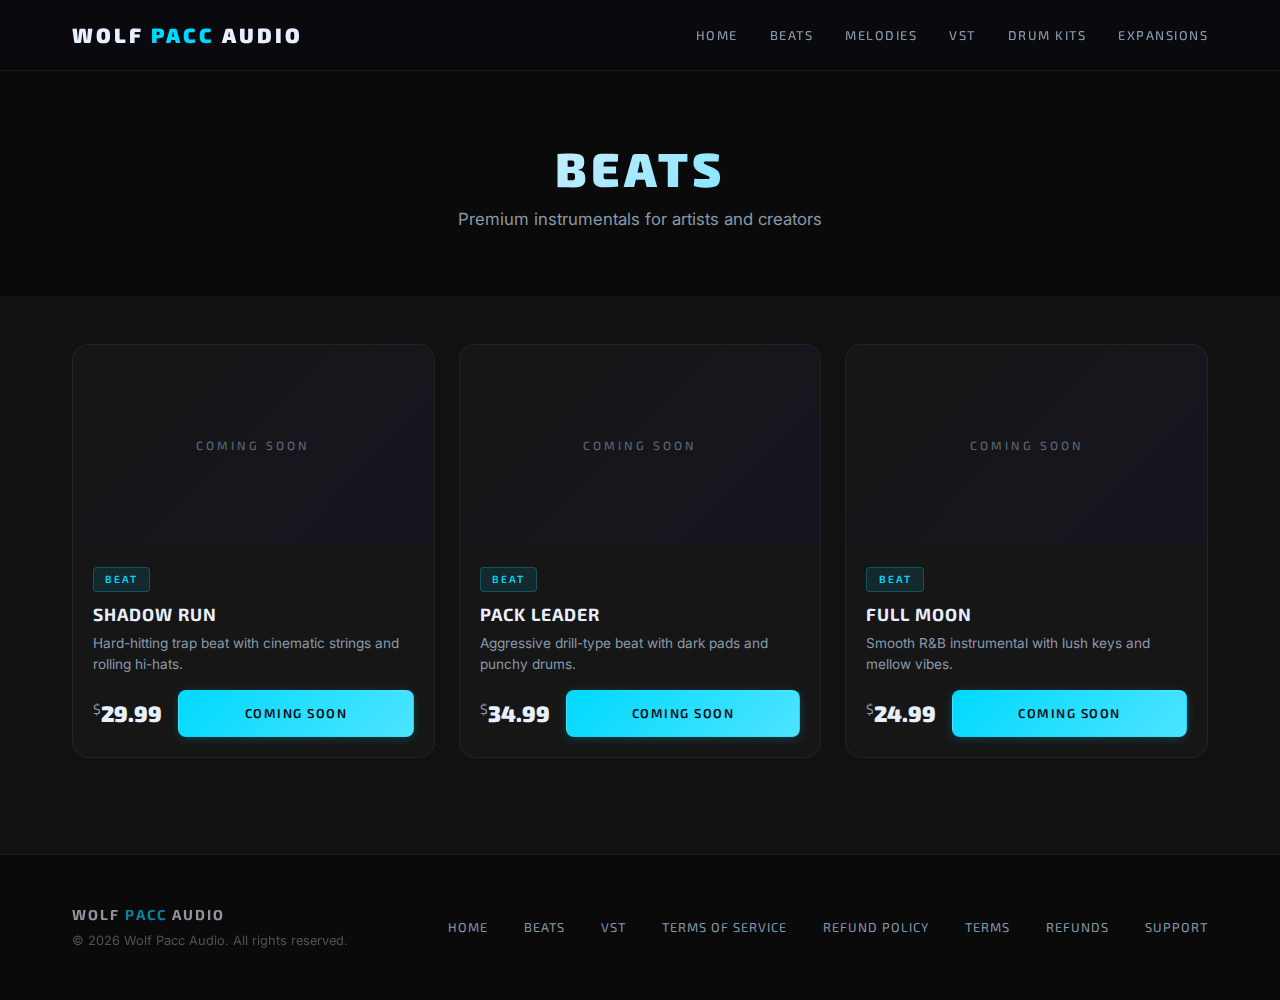
<file: docs/docs/beats/index.html>
<!DOCTYPE html>
<html lang="en">

<head>
    <meta charset="UTF-8">
    <meta name="viewport" content="width=device-width, initial-scale=1.0">
    <title>wolfpaccaudio.com</title>
    <meta name="description"
        content="Premium beats and instrumentals for artists — trap, drill, R&B and more. Wolf Pacc Audio.">
    <link rel="preconnect" href="https://fonts.googleapis.com">
    <link rel="preconnect" href="https://fonts.gstatic.com" crossorigin>
    <link
        href="https://fonts.googleapis.com/css2?family=Exo+2:wght@300;500;700;900&family=Inter:wght@400;500;600&display=swap"
        rel="stylesheet">
    <link rel="stylesheet" href="https://cdnjs.cloudflare.com/ajax/libs/font-awesome/6.0.0/css/all.min.css">
    <link rel="stylesheet" href="/styles.css">
    <link rel="icon" type="image/png" href="/images/logo.png">
</head>

<body>

    <!-- NAVIGATION -->
    <nav class="nav">
        <div class="nav-content">
            <a href="/" class="nav-logo">WOLF <span>PACC</span> AUDIO</a>
            <button class="nav-toggle" id="nav-toggle" aria-label="Toggle menu">
                <i class="fas fa-bars"></i>
            </button>
            <ul class="nav-links" id="nav-links">
                <li><a href="/">Home</a></li>
                <li><a href="/beats/">Beats</a></li>
                <li><a href="/melodies/">Melodies</a></li>
                <li><a href="/vst/">VST</a></li>
                <li><a href="/drumkits/">Drum Kits</a></li>
                <li><a href="/expansions/">Expansions</a></li>
            </ul>
        </div>
    </nav>

    <!-- PAGE HEADER -->
    <section class="page-header">
        <div class="container">
            <h1>Beats</h1>
            <p>Premium instrumentals for artists and creators</p>
        </div>
    </section>

    <!-- PRODUCT GRID -->
    <section class="category-page-grid">
        <div class="container">
            <div class="product-grid">

                <div class="product-card">
                    <div class="card-image">
                        <span class="card-image-placeholder">Coming Soon</span>
                    </div>
                    <div class="card-body">
                        <span class="card-badge">Beat</span>
                        <h3 class="card-title">Shadow Run</h3>
                        <p class="card-description">Hard-hitting trap beat with cinematic strings and rolling hi-hats.
                        </p>
                        <div class="card-footer">
                            <span class="card-price"><span class="currency">$</span>29.99</span>
                            <a href="#" class="btn btn-card">Coming Soon</a>
                        </div>
                    </div>
                </div>

                <div class="product-card">
                    <div class="card-image">
                        <span class="card-image-placeholder">Coming Soon</span>
                    </div>
                    <div class="card-body">
                        <span class="card-badge">Beat</span>
                        <h3 class="card-title">Pack Leader</h3>
                        <p class="card-description">Aggressive drill-type beat with dark pads and punchy drums.</p>
                        <div class="card-footer">
                            <span class="card-price"><span class="currency">$</span>34.99</span>
                            <a href="#" class="btn btn-card">Coming Soon</a>
                        </div>
                    </div>
                </div>

                <div class="product-card">
                    <div class="card-image">
                        <span class="card-image-placeholder">Coming Soon</span>
                    </div>
                    <div class="card-body">
                        <span class="card-badge">Beat</span>
                        <h3 class="card-title">Full Moon</h3>
                        <p class="card-description">Smooth R&B instrumental with lush keys and mellow vibes.</p>
                        <div class="card-footer">
                            <span class="card-price"><span class="currency">$</span>24.99</span>
                            <a href="#" class="btn btn-card">Coming Soon</a>
                        </div>
                    </div>
                </div>

            </div>
        </div>
    </section>

    <!-- FOOTER -->
    <footer class="footer">
        <div class="container">
            <div class="footer-content">
                <div class="brand-info">
                    <div class="footer-brand">WOLF <span>PACC</span> AUDIO</div>
                    <p>&copy; 2026 Wolf Pacc Audio. All rights reserved.</p>
                </div>
                <div class="footer-links">
                    <a href="/">Home</a>
                    <a href="/beats/">Beats</a>
                    <a href="/vst/">VST</a>
                    <a href="/terms-of-service">Terms of Service</a>
                    <a href="/refund-policy">Refund Policy</a>
                    <a href="/terms-of-service/">Terms</a>
                    <a href="/refund-policy/">Refunds</a>
                    <a href="mailto:support@wolfpaccaudio.com">Support</a>
                </div>
            </div>
        </div>
    </footer>

    <script>
        const navToggle = document.getElementById('nav-toggle');
        const navLinks = document.getElementById('nav-links');
        navToggle.addEventListener('click', () => {
            navLinks.classList.toggle('open');
            const icon = navToggle.querySelector('i');
            icon.className = navLinks.classList.contains('open') ? 'fas fa-times' : 'fas fa-bars';
        });
        navLinks.querySelectorAll('a').forEach(link => {
            link.addEventListener('click', () => {
                navLinks.classList.remove('open');
                navToggle.querySelector('i').className = 'fas fa-bars';
            });
        });
        const observer = new IntersectionObserver((entries) => {
            entries.forEach(entry => { if (entry.isIntersecting) entry.target.classList.add('visible'); });
        }, { threshold: 0.1 });
        document.querySelectorAll('.product-card').forEach(el => { el.classList.add('fade-in'); observer.observe(el); });
    </script>

</body>

</html>
</file>
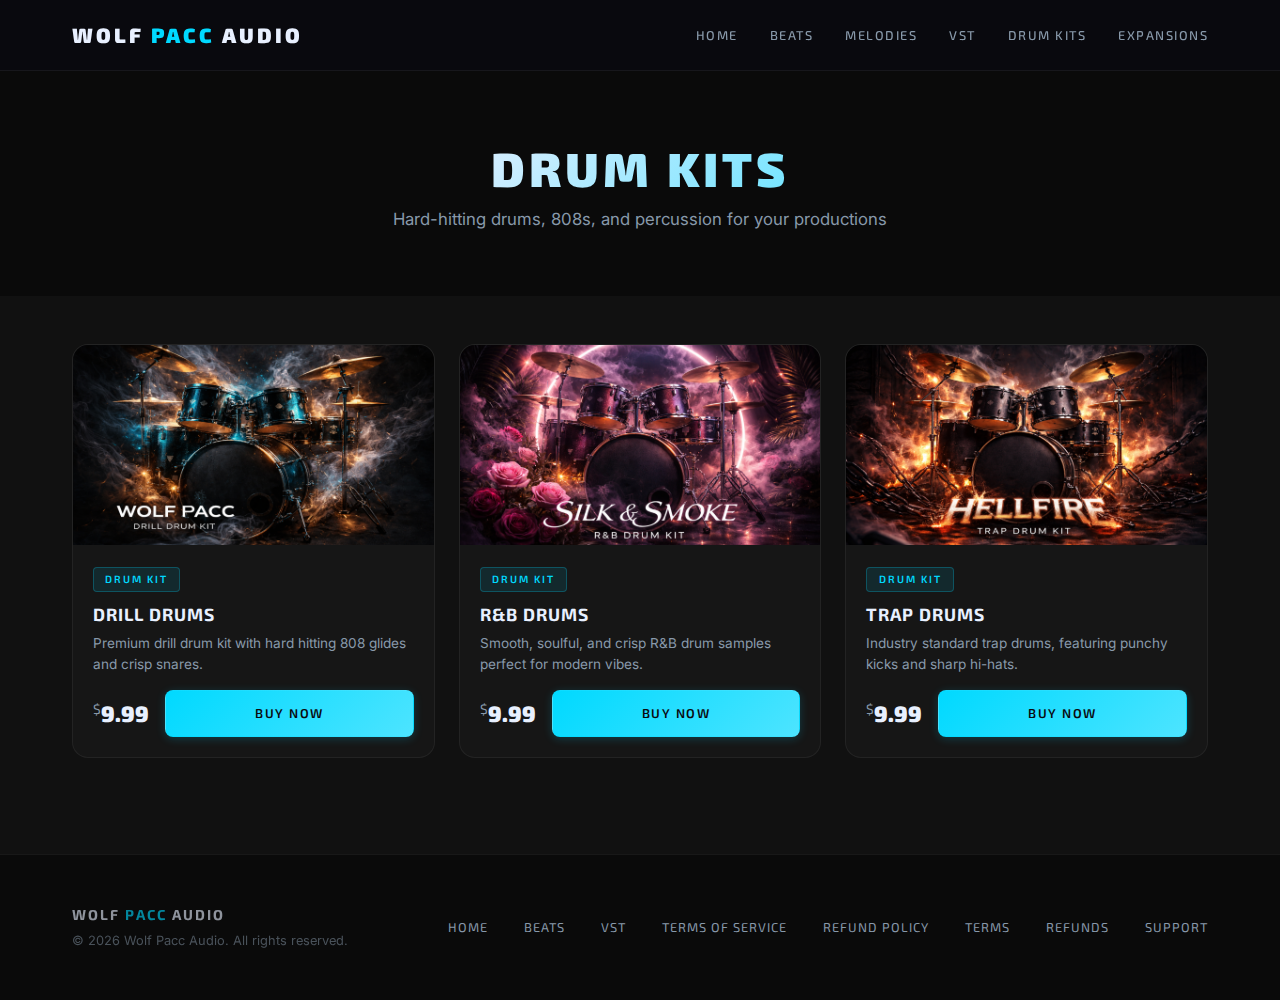
<file: docs/docs/drumkits/index.html>
<!DOCTYPE html>
<html lang="en">

<head>
    <meta charset="UTF-8">
    <meta name="viewport" content="width=device-width, initial-scale=1.0">
    <title>wolfpaccaudio.com</title>
    <meta name="description"
        content="Premium drum kits and sample packs — kicks, snares, hi-hats, 808s, and percussion. Wolf Pacc Audio.">
    <link rel="preconnect" href="https://fonts.googleapis.com">
    <link rel="preconnect" href="https://fonts.gstatic.com" crossorigin>
    <link
        href="https://fonts.googleapis.com/css2?family=Exo+2:wght@300;500;700;900&family=Inter:wght@400;500;600&display=swap"
        rel="stylesheet">
    <link rel="stylesheet" href="https://cdnjs.cloudflare.com/ajax/libs/font-awesome/6.0.0/css/all.min.css">
    <link rel="stylesheet" href="/styles.css">
    <link rel="icon" type="image/png" href="/images/logo.png">
</head>

<body>

    <!-- NAVIGATION -->
    <nav class="nav">
        <div class="nav-content">
            <a href="/" class="nav-logo">WOLF <span>PACC</span> AUDIO</a>
            <button class="nav-toggle" id="nav-toggle" aria-label="Toggle menu">
                <i class="fas fa-bars"></i>
            </button>
            <ul class="nav-links" id="nav-links">
                <li><a href="/">Home</a></li>
                <li><a href="/beats/">Beats</a></li>
                <li><a href="/melodies/">Melodies</a></li>
                <li><a href="/vst/">VST</a></li>
                <li><a href="/drumkits/">Drum Kits</a></li>
                <li><a href="/expansions/">Expansions</a></li>
            </ul>
        </div>
    </nav>

    <!-- PAGE HEADER -->
    <section class="page-header">
        <div class="container">
            <h1>Drum Kits</h1>
            <p>Hard-hitting drums, 808s, and percussion for your productions</p>
        </div>
    </section>

    <!-- PRODUCT GRID -->
    <section class="category-page-grid">
        <div class="container">
            <div class="product-grid">

                <div class="product-card">
                    <div class="card-image">
                        <img src="/images/cover_drill.png" alt="Drill Drums Cover Art">
                    </div>
                    <div class="card-body">
                        <span class="card-badge">Drum Kit</span>
                        <h3 class="card-title">Drill Drums</h3>
                        <p class="card-description">Premium drill drum kit with hard hitting 808 glides and crisp
                            snares.</p>
                        <div class="card-footer">
                            <span class="card-price"><span class="currency">$</span>9.99</span>
                            <a href="https://djdonlito412.gumroad.com/l/jztjk" class="btn btn-card">Buy Now</a>
                        </div>
                    </div>
                </div>

                <div class="product-card">
                    <div class="card-image">
                        <img src="/images/cover_rb.png" alt="R&B Drums Cover Art">
                    </div>
                    <div class="card-body">
                        <span class="card-badge">Drum Kit</span>
                        <h3 class="card-title">R&B Drums</h3>
                        <p class="card-description">Smooth, soulful, and crisp R&B drum samples perfect for modern
                            vibes.</p>
                        <div class="card-footer">
                            <span class="card-price"><span class="currency">$</span>9.99</span>
                            <a href="https://djdonlito412.gumroad.com/l/exkhsq" class="btn btn-card">Buy Now</a>
                        </div>
                    </div>
                </div>

                <div class="product-card">
                    <div class="card-image">
                        <img src="/images/cover_trap.png" alt="Trap Drums Cover Art">
                    </div>
                    <div class="card-body">
                        <span class="card-badge">Drum Kit</span>
                        <h3 class="card-title">Trap Drums</h3>
                        <p class="card-description">Industry standard trap drums, featuring punchy kicks and sharp
                            hi-hats.</p>
                        <div class="card-footer">
                            <span class="card-price"><span class="currency">$</span>9.99</span>
                            <a href="https://djdonlito412.gumroad.com/l/ydrso" class="btn btn-card">Buy Now</a>
                        </div>
                    </div>
                </div>

            </div>
        </div>
    </section>

    <!-- FOOTER -->
    <footer class="footer">
        <div class="container">
            <div class="footer-content">
                <div class="brand-info">
                    <div class="footer-brand">WOLF <span>PACC</span> AUDIO</div>
                    <p>&copy; 2026 Wolf Pacc Audio. All rights reserved.</p>
                </div>
                <div class="footer-links">
                    <a href="/">Home</a>
                    <a href="/beats/">Beats</a>
                    <a href="/vst/">VST</a>
                    <a href="/terms-of-service">Terms of Service</a>
                    <a href="/refund-policy">Refund Policy</a>
                    <a href="/terms-of-service/">Terms</a>
                    <a href="/refund-policy/">Refunds</a>
                    <a href="mailto:support@wolfpaccaudio.com">Support</a>
                </div>
            </div>
        </div>
    </footer>

    <script>
        const navToggle = document.getElementById('nav-toggle');
        const navLinks = document.getElementById('nav-links');
        navToggle.addEventListener('click', () => {
            navLinks.classList.toggle('open');
            const icon = navToggle.querySelector('i');
            icon.className = navLinks.classList.contains('open') ? 'fas fa-times' : 'fas fa-bars';
        });
        navLinks.querySelectorAll('a').forEach(link => {
            link.addEventListener('click', () => {
                navLinks.classList.remove('open');
                navToggle.querySelector('i').className = 'fas fa-bars';
            });
        });
        const observer = new IntersectionObserver((entries) => {
            entries.forEach(entry => { if (entry.isIntersecting) entry.target.classList.add('visible'); });
        }, { threshold: 0.1 });
        document.querySelectorAll('.product-card').forEach(el => { el.classList.add('fade-in'); observer.observe(el); });
    </script>

</body>

</html>
</file>
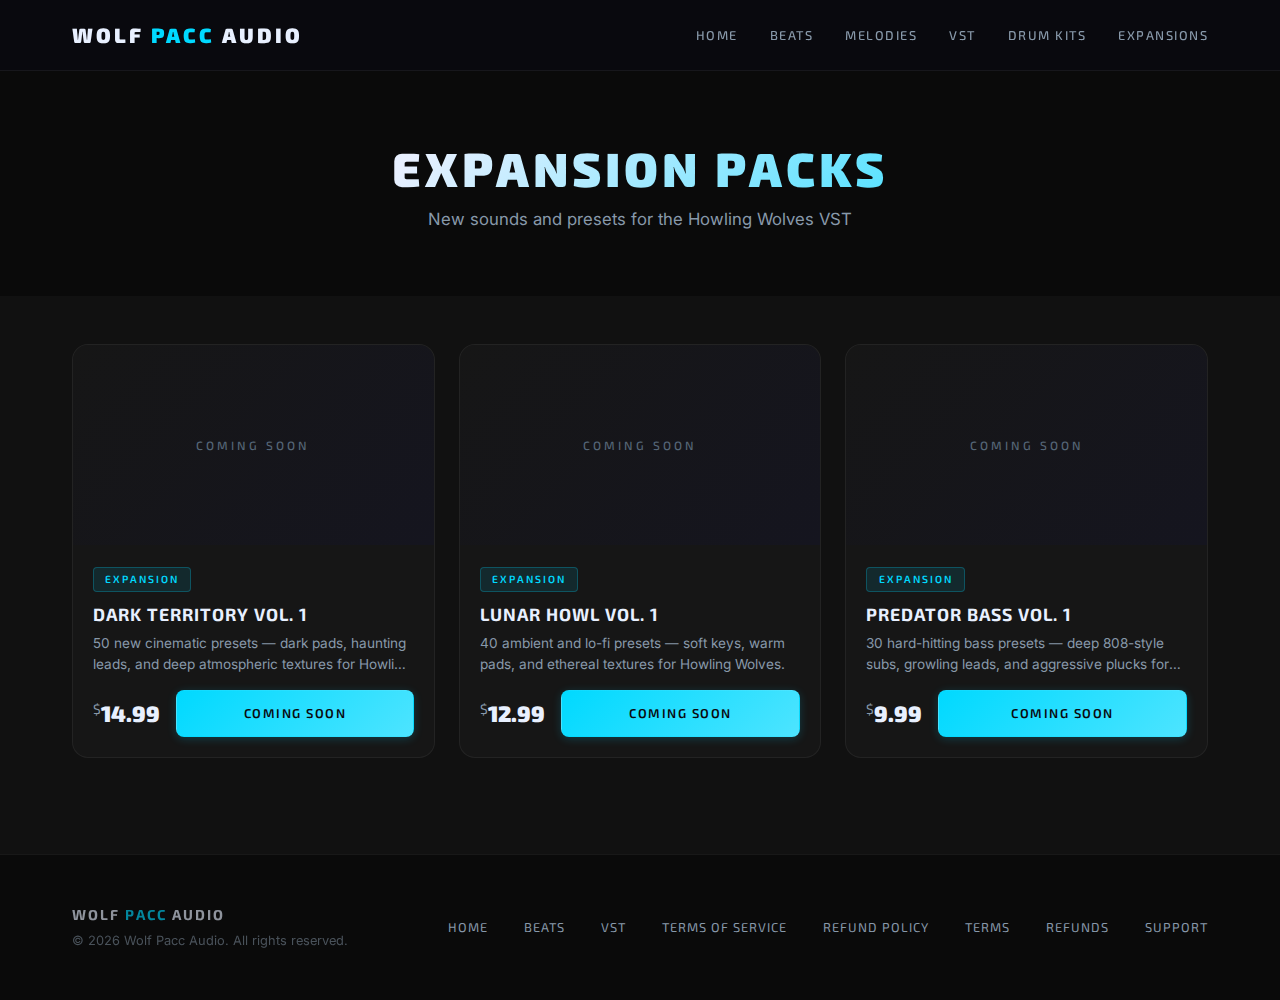
<file: docs/docs/expansions/index.html>
<!DOCTYPE html>
<html lang="en">

<head>
    <meta charset="UTF-8">
    <meta name="viewport" content="width=device-width, initial-scale=1.0">
    <title>wolfpaccaudio.com</title>
    <meta name="description"
        content="Expansion packs for the Howling Wolves VST — new sounds, presets, and textures. Wolf Pacc Audio.">
    <link rel="preconnect" href="https://fonts.googleapis.com">
    <link rel="preconnect" href="https://fonts.gstatic.com" crossorigin>
    <link
        href="https://fonts.googleapis.com/css2?family=Exo+2:wght@300;500;700;900&family=Inter:wght@400;500;600&display=swap"
        rel="stylesheet">
    <link rel="stylesheet" href="https://cdnjs.cloudflare.com/ajax/libs/font-awesome/6.0.0/css/all.min.css">
    <link rel="stylesheet" href="/styles.css">
    <link rel="icon" type="image/png" href="/images/logo.png">
</head>

<body>

    <!-- NAVIGATION -->
    <nav class="nav">
        <div class="nav-content">
            <a href="/" class="nav-logo">WOLF <span>PACC</span> AUDIO</a>
            <button class="nav-toggle" id="nav-toggle" aria-label="Toggle menu">
                <i class="fas fa-bars"></i>
            </button>
            <ul class="nav-links" id="nav-links">
                <li><a href="/">Home</a></li>
                <li><a href="/beats/">Beats</a></li>
                <li><a href="/melodies/">Melodies</a></li>
                <li><a href="/vst/">VST</a></li>
                <li><a href="/drumkits/">Drum Kits</a></li>
                <li><a href="/expansions/">Expansions</a></li>
            </ul>
        </div>
    </nav>

    <!-- PAGE HEADER -->
    <section class="page-header">
        <div class="container">
            <h1>Expansion Packs</h1>
            <p>New sounds and presets for the Howling Wolves VST</p>
        </div>
    </section>

    <!-- PRODUCT GRID -->
    <section class="category-page-grid">
        <div class="container">
            <div class="product-grid">

                <div class="product-card">
                    <div class="card-image">
                        <span class="card-image-placeholder">Coming Soon</span>
                    </div>
                    <div class="card-body">
                        <span class="card-badge">Expansion</span>
                        <h3 class="card-title">Dark Territory Vol. 1</h3>
                        <p class="card-description">50 new cinematic presets — dark pads, haunting leads, and deep
                            atmospheric textures for Howling Wolves.</p>
                        <div class="card-footer">
                            <span class="card-price"><span class="currency">$</span>14.99</span>
                            <a href="#" class="btn btn-card">Coming Soon</a>
                        </div>
                    </div>
                </div>

                <div class="product-card">
                    <div class="card-image">
                        <span class="card-image-placeholder">Coming Soon</span>
                    </div>
                    <div class="card-body">
                        <span class="card-badge">Expansion</span>
                        <h3 class="card-title">Lunar Howl Vol. 1</h3>
                        <p class="card-description">40 ambient and lo-fi presets — soft keys, warm pads, and ethereal
                            textures for Howling Wolves.</p>
                        <div class="card-footer">
                            <span class="card-price"><span class="currency">$</span>12.99</span>
                            <a href="#" class="btn btn-card">Coming Soon</a>
                        </div>
                    </div>
                </div>

                <div class="product-card">
                    <div class="card-image">
                        <span class="card-image-placeholder">Coming Soon</span>
                    </div>
                    <div class="card-body">
                        <span class="card-badge">Expansion</span>
                        <h3 class="card-title">Predator Bass Vol. 1</h3>
                        <p class="card-description">30 hard-hitting bass presets — deep 808-style subs, growling leads,
                            and aggressive plucks for Howling Wolves.</p>
                        <div class="card-footer">
                            <span class="card-price"><span class="currency">$</span>9.99</span>
                            <a href="#" class="btn btn-card">Coming Soon</a>
                        </div>
                    </div>
                </div>

            </div>
        </div>
    </section>

    <!-- FOOTER -->
    <footer class="footer">
        <div class="container">
            <div class="footer-content">
                <div class="brand-info">
                    <div class="footer-brand">WOLF <span>PACC</span> AUDIO</div>
                    <p>&copy; 2026 Wolf Pacc Audio. All rights reserved.</p>
                </div>
                <div class="footer-links">
                    <a href="/">Home</a>
                    <a href="/beats/">Beats</a>
                    <a href="/vst/">VST</a>
                    <a href="/terms-of-service">Terms of Service</a>
                    <a href="/refund-policy">Refund Policy</a>
                    <a href="/terms-of-service/">Terms</a>
                    <a href="/refund-policy/">Refunds</a>
                    <a href="mailto:support@wolfpaccaudio.com">Support</a>
                </div>
            </div>
        </div>
    </footer>

    <script>
        const navToggle = document.getElementById('nav-toggle');
        const navLinks = document.getElementById('nav-links');
        navToggle.addEventListener('click', () => {
            navLinks.classList.toggle('open');
            const icon = navToggle.querySelector('i');
            icon.className = navLinks.classList.contains('open') ? 'fas fa-times' : 'fas fa-bars';
        });
        navLinks.querySelectorAll('a').forEach(link => {
            link.addEventListener('click', () => {
                navLinks.classList.remove('open');
                navToggle.querySelector('i').className = 'fas fa-bars';
            });
        });
        const observer = new IntersectionObserver((entries) => {
            entries.forEach(entry => { if (entry.isIntersecting) entry.target.classList.add('visible'); });
        }, { threshold: 0.1 });
        document.querySelectorAll('.product-card').forEach(el => { el.classList.add('fade-in'); observer.observe(el); });
    </script>

</body>

</html>
</file>
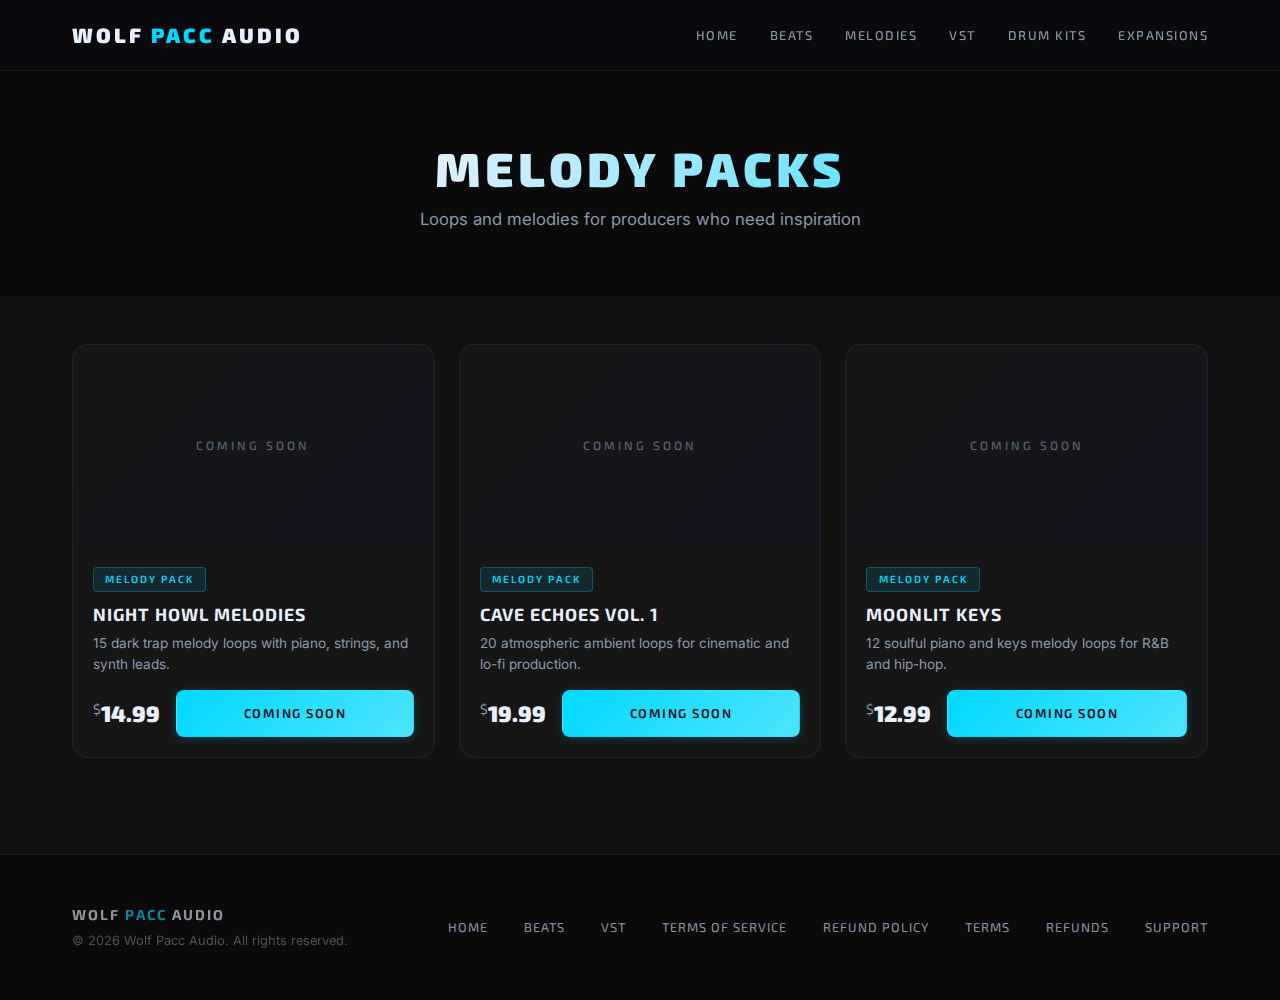
<file: docs/docs/melodies/index.html>
<!DOCTYPE html>
<html lang="en">

<head>
    <meta charset="UTF-8">
    <meta name="viewport" content="width=device-width, initial-scale=1.0">
    <title>wolfpaccaudio.com</title>
    <meta name="description"
        content="Premium melody packs and loops for producers — dark, atmospheric, and soulful. Wolf Pacc Audio.">
    <link rel="preconnect" href="https://fonts.googleapis.com">
    <link rel="preconnect" href="https://fonts.gstatic.com" crossorigin>
    <link
        href="https://fonts.googleapis.com/css2?family=Exo+2:wght@300;500;700;900&family=Inter:wght@400;500;600&display=swap"
        rel="stylesheet">
    <link rel="stylesheet" href="https://cdnjs.cloudflare.com/ajax/libs/font-awesome/6.0.0/css/all.min.css">
    <link rel="stylesheet" href="/styles.css">
    <link rel="icon" type="image/png" href="/images/logo.png">
</head>

<body>

    <!-- NAVIGATION -->
    <nav class="nav">
        <div class="nav-content">
            <a href="/" class="nav-logo">WOLF <span>PACC</span> AUDIO</a>
            <button class="nav-toggle" id="nav-toggle" aria-label="Toggle menu">
                <i class="fas fa-bars"></i>
            </button>
            <ul class="nav-links" id="nav-links">
                <li><a href="/">Home</a></li>
                <li><a href="/beats/">Beats</a></li>
                <li><a href="/melodies/">Melodies</a></li>
                <li><a href="/vst/">VST</a></li>
                <li><a href="/drumkits/">Drum Kits</a></li>
                <li><a href="/expansions/">Expansions</a></li>
            </ul>
        </div>
    </nav>

    <!-- PAGE HEADER -->
    <section class="page-header">
        <div class="container">
            <h1>Melody Packs</h1>
            <p>Loops and melodies for producers who need inspiration</p>
        </div>
    </section>

    <!-- PRODUCT GRID -->
    <section class="category-page-grid">
        <div class="container">
            <div class="product-grid">

                <div class="product-card">
                    <div class="card-image">
                        <span class="card-image-placeholder">Coming Soon</span>
                    </div>
                    <div class="card-body">
                        <span class="card-badge">Melody Pack</span>
                        <h3 class="card-title">Night Howl Melodies</h3>
                        <p class="card-description">15 dark trap melody loops with piano, strings, and synth leads.</p>
                        <div class="card-footer">
                            <span class="card-price"><span class="currency">$</span>14.99</span>
                            <a href="#" class="btn btn-card">Coming Soon</a>
                        </div>
                    </div>
                </div>

                <div class="product-card">
                    <div class="card-image">
                        <span class="card-image-placeholder">Coming Soon</span>
                    </div>
                    <div class="card-body">
                        <span class="card-badge">Melody Pack</span>
                        <h3 class="card-title">Cave Echoes Vol. 1</h3>
                        <p class="card-description">20 atmospheric ambient loops for cinematic and lo-fi production.</p>
                        <div class="card-footer">
                            <span class="card-price"><span class="currency">$</span>19.99</span>
                            <a href="#" class="btn btn-card">Coming Soon</a>
                        </div>
                    </div>
                </div>

                <div class="product-card">
                    <div class="card-image">
                        <span class="card-image-placeholder">Coming Soon</span>
                    </div>
                    <div class="card-body">
                        <span class="card-badge">Melody Pack</span>
                        <h3 class="card-title">Moonlit Keys</h3>
                        <p class="card-description">12 soulful piano and keys melody loops for R&B and hip-hop.</p>
                        <div class="card-footer">
                            <span class="card-price"><span class="currency">$</span>12.99</span>
                            <a href="#" class="btn btn-card">Coming Soon</a>
                        </div>
                    </div>
                </div>

            </div>
        </div>
    </section>

    <!-- FOOTER -->
    <footer class="footer">
        <div class="container">
            <div class="footer-content">
                <div class="brand-info">
                    <div class="footer-brand">WOLF <span>PACC</span> AUDIO</div>
                    <p>&copy; 2026 Wolf Pacc Audio. All rights reserved.</p>
                </div>
                <div class="footer-links">
                    <a href="/">Home</a>
                    <a href="/beats/">Beats</a>
                    <a href="/vst/">VST</a>
                    <a href="/terms-of-service">Terms of Service</a>
                    <a href="/refund-policy">Refund Policy</a>
                    <a href="/terms-of-service/">Terms</a>
                    <a href="/refund-policy/">Refunds</a>
                    <a href="mailto:support@wolfpaccaudio.com">Support</a>
                </div>
            </div>
        </div>
    </footer>

    <script>
        const navToggle = document.getElementById('nav-toggle');
        const navLinks = document.getElementById('nav-links');
        navToggle.addEventListener('click', () => {
            navLinks.classList.toggle('open');
            const icon = navToggle.querySelector('i');
            icon.className = navLinks.classList.contains('open') ? 'fas fa-times' : 'fas fa-bars';
        });
        navLinks.querySelectorAll('a').forEach(link => {
            link.addEventListener('click', () => {
                navLinks.classList.remove('open');
                navToggle.querySelector('i').className = 'fas fa-bars';
            });
        });
        const observer = new IntersectionObserver((entries) => {
            entries.forEach(entry => { if (entry.isIntersecting) entry.target.classList.add('visible'); });
        }, { threshold: 0.1 });
        document.querySelectorAll('.product-card').forEach(el => { el.classList.add('fade-in'); observer.observe(el); });
    </script>

</body>

</html>
</file>
<file: styles.css>
/* ═══════════════════════════════════════ */
/* WOLF PACC AUDIO — Beat Store           */
/* Dark Premium Wolf Den Aesthetic        */
/* ═══════════════════════════════════════ */

:root {
    --bg-deep: #0a0a0a;
    --bg-dark: #111111;
    --bg-card: #161616;
    --bg-card-hover: #1c1c1c;
    --accent-gold: #00d9ff;
    --accent-gold-light: #4de4ff;
    --accent-gold-glow: rgba(0, 217, 255, 0.15);
    --accent-silver: #00b8b8;
    --text-white: #e8f0ff;
    --text-muted: #8899aa;
    --text-dim: #556677;
    --border-subtle: rgba(255, 255, 255, 0.06);
    --border-gold: rgba(0, 217, 255, 0.2);
    --font-head: 'Exo 2', sans-serif;
    --font-body: 'Inter', sans-serif;
    --radius: 10px;
    --radius-lg: 16px;
    --transition: 0.3s ease;
}

* {
    margin: 0;
    padding: 0;
    box-sizing: border-box;
}

html {
    scroll-behavior: smooth;
}

body {
    background-color: var(--bg-deep);
    color: var(--text-white);
    font-family: var(--font-body);
    line-height: 1.6;
    overflow-x: hidden;
}

/* ─── TYPOGRAPHY ─────────────────────── */
h1,
h2,
h3,
h4 {
    font-family: var(--font-head);
    text-transform: uppercase;
    letter-spacing: 2px;
    line-height: 1.2;
}

h1 {
    font-weight: 900;
}

h2 {
    font-weight: 700;
    font-size: 2rem;
    margin-bottom: 0.5rem;
}

.section-title {
    text-align: center;
    font-size: 2.2rem;
    background: linear-gradient(135deg, var(--text-white) 30%, var(--accent-gold) 100%);
    -webkit-background-clip: text;
    -webkit-text-fill-color: transparent;
    background-clip: text;
    margin-bottom: 0.5rem;
}

.section-subtitle {
    text-align: center;
    color: var(--text-muted);
    font-size: 1rem;
    margin-bottom: 3rem;
}

.container {
    max-width: 1200px;
    margin: 0 auto;
    padding: 0 2rem;
}

/* ─── NAVIGATION ─────────────────────── */
.nav {
    position: fixed;
    top: 0;
    left: 0;
    right: 0;
    z-index: 100;
    background: rgba(10, 10, 15, 0.92);
    backdrop-filter: blur(20px);
    border-bottom: 1px solid var(--border-subtle);
    transition: background var(--transition);
}

.nav-content {
    max-width: 1200px;
    margin: 0 auto;
    padding: 0 2rem;
    display: flex;
    justify-content: space-between;
    align-items: center;
    height: 70px;
}

.nav-logo {
    font-family: var(--font-head);
    font-weight: 900;
    font-size: 1.3rem;
    text-transform: uppercase;
    letter-spacing: 3px;
    color: var(--text-white);
    text-decoration: none;
}

.nav-logo span {
    color: var(--accent-gold);
}

.nav-links {
    display: flex;
    list-style: none;
    gap: 2rem;
    align-items: center;
}

.nav-links a {
    color: var(--text-muted);
    text-decoration: none;
    font-family: var(--font-head);
    font-size: 0.8rem;
    font-weight: 500;
    text-transform: uppercase;
    letter-spacing: 1.5px;
    transition: color var(--transition);
    position: relative;
}

.nav-links a::after {
    content: '';
    position: absolute;
    bottom: -4px;
    left: 0;
    width: 0;
    height: 2px;
    background: var(--accent-gold);
    transition: width var(--transition);
}

.nav-links a:hover {
    color: var(--accent-gold);
}

.nav-links a:hover::after {
    width: 100%;
}

.nav-toggle {
    display: none;
    background: none;
    border: none;
    color: var(--text-white);
    font-size: 1.5rem;
    cursor: pointer;
}

/* ─── HERO SECTION ───────────────────── */
.hero {
    min-height: 100vh;
    width: 100%;
    position: relative;
    display: flex;
    align-items: center;
    justify-content: center;
    text-align: center;
    padding-top: 70px;
    background: var(--bg-deep);
    overflow: hidden;
}

.hero::before {
    content: '';
    position: absolute;
    inset: 0;
    background:
        radial-gradient(ellipse at 20% 50%, rgba(0, 217, 255, 0.06) 0%, transparent 60%),
        radial-gradient(ellipse at 80% 30%, rgba(0, 184, 184, 0.04) 0%, transparent 50%),
        radial-gradient(ellipse at 50% 100%, rgba(0, 217, 255, 0.03) 0%, transparent 40%);
    pointer-events: none;
}

.hero-content {
    position: relative;
    z-index: 2;
    max-width: 800px;
    padding: 2rem;
    animation: heroFadeIn 1s ease-out;
}

.hero-brand {
    font-family: var(--font-head);
    font-weight: 900;
    font-size: 4.5rem;
    text-transform: uppercase;
    letter-spacing: 6px;
    line-height: 1.05;
    margin-bottom: 0.5rem;
    background: linear-gradient(135deg, #ffffff 20%, var(--accent-gold) 80%);
    -webkit-background-clip: text;
    -webkit-text-fill-color: transparent;
    background-clip: text;
}

.hero-tagline {
    font-family: var(--font-head);
    font-size: 1.15rem;
    font-weight: 300;
    letter-spacing: 8px;
    text-transform: uppercase;
    color: var(--accent-gold);
    margin-bottom: 1.5rem;
    opacity: 0.85;
}

.hero-description {
    font-size: 1.1rem;
    color: var(--text-muted);
    margin-bottom: 2.5rem;
    line-height: 1.7;
    max-width: 600px;
    margin-left: auto;
    margin-right: auto;
}

.hero-cta {
    display: flex;
    justify-content: center;
    gap: 1rem;
    flex-wrap: wrap;
}

.scroll-indicator {
    position: absolute;
    bottom: 2rem;
    left: 50%;
    transform: translateX(-50%);
    z-index: 2;
    animation: scrollBounce 2s ease-in-out infinite;
}

.scroll-indicator span {
    color: var(--accent-gold);
    font-size: 1.5rem;
    opacity: 0.4;
}

/* ─── BUTTONS ────────────────────────── */
.btn {
    display: inline-flex;
    justify-content: center;
    align-items: center;
    padding: 0.9rem 2.2rem;
    min-width: 180px;
    border-radius: var(--radius);
    text-decoration: none;
    font-family: var(--font-head);
    font-weight: 600;
    font-size: 0.9rem;
    text-transform: uppercase;
    letter-spacing: 1.5px;
    transition: all var(--transition);
    border: 1px solid transparent;
    cursor: pointer;
}

.btn-primary {
    background: linear-gradient(135deg, var(--accent-gold), var(--accent-gold-light));
    color: #0a0a0f;
    box-shadow: 0 4px 20px rgba(0, 217, 255, 0.25);
}

.btn-primary:hover {
    box-shadow: 0 6px 30px rgba(0, 217, 255, 0.4);
    transform: translateY(-2px);
}

.btn-outline {
    background: transparent;
    border: 1px solid var(--accent-gold);
    color: var(--accent-gold);
}

.btn-outline:hover {
    background: rgba(0, 217, 255, 0.1);
    color: var(--accent-gold-light);
    transform: translateY(-2px);
}

.btn-small {
    padding: 0.65rem 1.5rem;
    min-width: auto;
    font-size: 0.8rem;
}

.btn-card {
    width: 100%;
    padding: 0.75rem 1.5rem;
    min-width: auto;
    font-size: 0.8rem;
    background: linear-gradient(135deg, var(--accent-gold), var(--accent-gold-light));
    color: #0a0a0f;
    border-radius: 8px;
    box-shadow: 0 2px 10px rgba(0, 217, 255, 0.2);
}

.btn-card:hover {
    box-shadow: 0 4px 20px rgba(0, 217, 255, 0.35);
    transform: translateY(-2px);
}

/* ─── FEATURED SECTION ───────────────── */
.featured {
    padding: 6rem 0;
    background: var(--bg-deep);
}

.featured-grid {
    display: grid;
    grid-template-columns: repeat(3, 1fr);
    gap: 1.5rem;
}

/* ─── PRODUCT CARD ───────────────────── */
.product-card {
    background: var(--bg-card);
    border: 1px solid var(--border-subtle);
    border-radius: var(--radius-lg);
    overflow: hidden;
    transition: transform var(--transition), border-color var(--transition), box-shadow var(--transition);
}

.product-card:hover {
    transform: translateY(-6px);
    border-color: var(--border-gold);
    box-shadow: 0 15px 40px rgba(0, 0, 0, 0.4), 0 0 30px var(--accent-gold-glow);
}

.product-card.featured-card {
    border-color: var(--border-gold);
}

.card-image {
    width: 100%;
    height: 200px;
    background: linear-gradient(135deg, var(--bg-card) 0%, #15151f 100%);
    display: flex;
    align-items: center;
    justify-content: center;
    position: relative;
    overflow: hidden;
}

.card-image img {
    width: 100%;
    height: 100%;
    object-fit: cover;
}

.card-image-placeholder {
    font-family: var(--font-head);
    font-size: 0.75rem;
    font-weight: 500;
    text-transform: uppercase;
    letter-spacing: 3px;
    color: var(--text-dim);
}

.card-body {
    padding: 1.25rem;
}

.card-badge {
    display: inline-block;
    background: rgba(0, 217, 255, 0.1);
    border: 1px solid rgba(0, 217, 255, 0.25);
    color: var(--accent-gold);
    padding: 0.2rem 0.7rem;
    border-radius: 4px;
    font-family: var(--font-head);
    font-weight: 600;
    font-size: 0.65rem;
    letter-spacing: 2px;
    text-transform: uppercase;
    margin-bottom: 0.75rem;
}

.card-title {
    font-family: var(--font-head);
    font-size: 1.1rem;
    font-weight: 700;
    color: var(--text-white);
    text-transform: uppercase;
    letter-spacing: 1px;
    margin-bottom: 0.5rem;
}

.card-description {
    font-size: 0.85rem;
    color: var(--text-muted);
    margin-bottom: 1rem;
    line-height: 1.5;
    display: -webkit-box;
    -webkit-line-clamp: 2;
    -webkit-box-orient: vertical;
    overflow: hidden;
}

.card-footer {
    display: flex;
    justify-content: space-between;
    align-items: center;
    gap: 1rem;
}

.card-price {
    font-family: var(--font-head);
    font-size: 1.4rem;
    font-weight: 900;
    color: var(--text-white);
}

.card-price .currency {
    font-size: 0.85rem;
    font-weight: 400;
    color: var(--text-muted);
    vertical-align: top;
    position: relative;
    top: 2px;
}

/* ─── CATEGORY SECTIONS ──────────────── */
.category-section {
    padding: 5rem 0;
}

.category-section:nth-child(even) {
    background: var(--bg-dark);
}

.category-section:nth-child(odd) {
    background: var(--bg-deep);
}

.category-header {
    display: flex;
    justify-content: space-between;
    align-items: center;
    margin-bottom: 2rem;
}

.category-header h2 {
    font-size: 1.6rem;
    background: linear-gradient(135deg, var(--text-white) 40%, var(--accent-gold) 100%);
    -webkit-background-clip: text;
    -webkit-text-fill-color: transparent;
    background-clip: text;
}

.view-all {
    color: var(--accent-gold);
    text-decoration: none;
    font-family: var(--font-head);
    font-size: 0.8rem;
    font-weight: 500;
    text-transform: uppercase;
    letter-spacing: 1.5px;
    transition: color var(--transition);
}

.view-all:hover {
    color: var(--accent-gold-light);
}

.product-grid {
    display: grid;
    grid-template-columns: repeat(3, 1fr);
    gap: 1.5rem;
}

/* ─── ABOUT SECTION ──────────────────── */
.about {
    padding: 6rem 0;
    background: var(--bg-dark);
}

.about-content {
    max-width: 700px;
    margin: 0 auto;
    text-align: center;
}

.about-content p {
    color: var(--text-muted);
    font-size: 1.05rem;
    line-height: 1.8;
    margin-bottom: 1.5rem;
}

.about-divider {
    width: 60px;
    height: 2px;
    background: var(--accent-gold);
    margin: 2rem auto;
    opacity: 0.5;
}

/* ─── FOOTER ─────────────────────────── */
.footer {
    padding: 3rem 0;
    border-top: 1px solid var(--border-subtle);
    background: var(--bg-deep);
}

.footer-content {
    display: flex;
    justify-content: space-between;
    align-items: center;
}

.footer-brand {
    font-family: var(--font-head);
    font-weight: 700;
    font-size: 0.9rem;
    text-transform: uppercase;
    letter-spacing: 2px;
    color: var(--text-white);
    opacity: 0.6;
    margin-bottom: 0.35rem;
}

.footer-brand span {
    color: var(--accent-gold);
}

.brand-info p {
    color: var(--text-muted);
    font-size: 0.8rem;
    opacity: 0.5;
}

.footer-links a {
    color: var(--text-muted);
    text-decoration: none;
    margin-left: 2rem;
    font-size: 0.8rem;
    font-family: var(--font-head);
    text-transform: uppercase;
    letter-spacing: 1px;
    transition: color var(--transition);
}

.footer-links a:hover {
    color: var(--accent-gold);
}

/* ─── ANIMATIONS ─────────────────────── */
@keyframes heroFadeIn {
    from {
        opacity: 0;
        transform: translateY(30px);
    }

    to {
        opacity: 1;
        transform: translateY(0);
    }
}

@keyframes scrollBounce {

    0%,
    100% {
        transform: translateX(-50%) translateY(0);
    }

    50% {
        transform: translateX(-50%) translateY(10px);
    }
}

/* Scroll reveal */
.fade-in {
    opacity: 0;
    transform: translateY(25px);
    transition: opacity 0.6s ease, transform 0.6s ease;
}

.fade-in.visible {
    opacity: 1;
    transform: translateY(0);
}

/* Stagger product cards */
.product-card.fade-in:nth-child(2) {
    transition-delay: 0.1s;
}

.product-card.fade-in:nth-child(3) {
    transition-delay: 0.2s;
}

/* ─── RESPONSIVE ─────────────────────── */

/* Tablet */
@media (max-width: 1024px) {

    .featured-grid,
    .product-grid {
        grid-template-columns: repeat(2, 1fr);
    }
}

/* Mobile */
@media (max-width: 768px) {
    .nav-links {
        display: none;
        position: absolute;
        top: 70px;
        left: 0;
        right: 0;
        background: rgba(10, 10, 15, 0.97);
        backdrop-filter: blur(20px);
        flex-direction: column;
        padding: 2rem;
        gap: 1.5rem;
        border-bottom: 1px solid var(--border-subtle);
    }

    .nav-links.open {
        display: flex;
    }

    .nav-toggle {
        display: block;
    }

    .hero-brand {
        font-size: 2.8rem;
        letter-spacing: 4px;
    }

    .hero-tagline {
        font-size: 0.9rem;
        letter-spacing: 5px;
    }

    .hero-description {
        font-size: 1rem;
    }

    .section-title {
        font-size: 1.6rem;
    }

    .featured-grid,
    .product-grid {
        grid-template-columns: 1fr;
    }

    .category-header {
        flex-direction: column;
        align-items: flex-start;
        gap: 0.5rem;
    }

    .footer-content {
        flex-direction: column;
        gap: 2rem;
        text-align: center;
    }

    .footer-links a {
        margin: 0 1rem;
    }

    .hero-cta {
        flex-direction: column;
        align-items: center;
    }

    .btn {
        min-width: 220px;
    }
}

@media (max-width: 480px) {
    .hero-brand {
        font-size: 2rem;
        letter-spacing: 3px;
    }

    .nav-logo {
        font-size: 1rem;
        letter-spacing: 2px;
    }
}

/* ─── CATEGORY PAGE HEADER ───────────── */
.page-header {
    padding: 140px 0 4rem;
    text-align: center;
    background: var(--bg-deep);
}

.page-header h1 {
    font-family: var(--font-head);
    font-weight: 900;
    font-size: 3rem;
    text-transform: uppercase;
    letter-spacing: 4px;
    background: linear-gradient(135deg, var(--text-white) 30%, var(--accent-gold) 100%);
    -webkit-background-clip: text;
    -webkit-text-fill-color: transparent;
    background-clip: text;
    margin-bottom: 0.5rem;
}

.page-header p {
    color: var(--text-muted);
    font-size: 1.05rem;
}

.category-page-grid {
    padding: 3rem 0 6rem;
    background: var(--bg-dark);
}

/* ─── SUCCESS PAGE ───────────────────── */
.success-hero {
    padding: 150px 0 80px;
    text-align: center;
}

.check-icon {
    font-size: 4rem;
    color: var(--accent-gold);
    margin-bottom: 1.5rem;
    filter: drop-shadow(0 0 20px rgba(0, 217, 255, 0.3));
}

.success-headline {
    font-family: var(--font-head);
    font-weight: 900;
    font-size: 3rem;
    text-transform: uppercase;
    letter-spacing: 3px;
    background: linear-gradient(135deg, #ffffff 20%, var(--accent-gold) 80%);
    -webkit-background-clip: text;
    -webkit-text-fill-color: transparent;
    background-clip: text;
    margin-bottom: 0.5rem;
}

.success-tagline {
    font-family: var(--font-head);
    font-size: 1rem;
    font-weight: 500;
    letter-spacing: 5px;
    text-transform: uppercase;
    color: var(--accent-gold);
    margin-bottom: 1rem;
    opacity: 0.8;
}

.success-subtitle {
    color: var(--text-muted);
    font-size: 1.05rem;
    margin-bottom: 2rem;
}

.download-grid {
    display: grid;
    grid-template-columns: repeat(auto-fit, minmax(280px, 1fr));
    gap: 2rem;
    max-width: 700px;
    margin: 3rem auto;
}

.download-card {
    background: var(--bg-card);
    border: 1px solid var(--border-subtle);
    border-radius: var(--radius-lg);
    padding: 2.5rem 2rem;
    transition: all var(--transition);
    text-align: center;
}

.download-card:hover {
    border-color: var(--border-gold);
    transform: translateY(-4px);
    box-shadow: 0 10px 30px rgba(0, 0, 0, 0.3);
}

.os-icon {
    font-size: 2.5rem;
    margin-bottom: 1rem;
    color: var(--accent-silver);
    opacity: 0.8;
}

.download-card h3 {
    font-family: var(--font-head);
    font-size: 1.2rem;
    font-weight: 700;
    text-transform: uppercase;
    letter-spacing: 2px;
    margin-bottom: 0.5rem;
}

.download-card p {
    color: var(--text-muted);
    font-size: 0.85rem;
    margin-bottom: 1.25rem;
}

.download-btn {
    display: inline-flex;
    align-items: center;
    gap: 8px;
    padding: 0.85rem 2rem;
    background: linear-gradient(135deg, var(--accent-gold), var(--accent-gold-light));
    color: #0a0a0f;
    text-decoration: none;
    border-radius: 8px;
    font-family: var(--font-head);
    font-weight: 700;
    font-size: 0.85rem;
    text-transform: uppercase;
    letter-spacing: 1px;
    transition: all var(--transition);
}

.download-btn:hover {
    transform: translateY(-2px);
    box-shadow: 0 4px 20px rgba(0, 217, 255, 0.3);
}

.instructions {
    max-width: 600px;
    margin: 2.5rem auto;
    text-align: left;
    background: var(--bg-card);
    padding: 2rem;
    border-radius: var(--radius-lg);
    border: 1px solid var(--border-subtle);
}

.instructions h3 {
    font-family: var(--font-head);
    color: var(--accent-gold);
    font-size: 1rem;
    letter-spacing: 2px;
    margin-bottom: 1rem;
}

.instructions ol {
    padding-left: 1.25rem;
    color: var(--text-muted);
}

.instructions li {
    margin-bottom: 0.6rem;
    font-size: 0.9rem;
}

.back-link {
    color: var(--text-muted);
    text-decoration: none;
    font-size: 0.85rem;
    margin-top: 2rem;
    display: inline-block;
    transition: color var(--transition);
}

.back-link:hover {
    color: var(--accent-gold);
}

.support-link {
    color: var(--accent-gold);
    text-decoration: none;
    transition: color var(--transition);
}

.support-link:hover {
    color: var(--accent-gold-light);
}
</file>
<file: docs/styles.css>
/* ═══════════════════════════════════════ */
/* WOLF PACC AUDIO — Beat Store           */
/* Dark Premium Wolf Den Aesthetic        */
/* ═══════════════════════════════════════ */

:root {
    --bg-deep: #0a0a0a;
    --bg-dark: #111111;
    --bg-card: #161616;
    --bg-card-hover: #1c1c1c;
    --accent-gold: #00d9ff;
    --accent-gold-light: #4de4ff;
    --accent-gold-glow: rgba(0, 217, 255, 0.15);
    --accent-silver: #00b8b8;
    --text-white: #e8f0ff;
    --text-muted: #8899aa;
    --text-dim: #556677;
    --border-subtle: rgba(255, 255, 255, 0.06);
    --border-gold: rgba(0, 217, 255, 0.2);
    --font-head: 'Exo 2', sans-serif;
    --font-body: 'Inter', sans-serif;
    --radius: 10px;
    --radius-lg: 16px;
    --transition: 0.3s ease;
}

* {
    margin: 0;
    padding: 0;
    box-sizing: border-box;
}

html {
    scroll-behavior: smooth;
}

body {
    background-color: var(--bg-deep);
    color: var(--text-white);
    font-family: var(--font-body);
    line-height: 1.6;
    overflow-x: hidden;
}

/* ─── TYPOGRAPHY ─────────────────────── */
h1,
h2,
h3,
h4 {
    font-family: var(--font-head);
    text-transform: uppercase;
    letter-spacing: 2px;
    line-height: 1.2;
}

h1 {
    font-weight: 900;
}

h2 {
    font-weight: 700;
    font-size: 2rem;
    margin-bottom: 0.5rem;
}

.section-title {
    text-align: center;
    font-size: 2.2rem;
    background: linear-gradient(135deg, var(--text-white) 30%, var(--accent-gold) 100%);
    -webkit-background-clip: text;
    -webkit-text-fill-color: transparent;
    background-clip: text;
    margin-bottom: 0.5rem;
}

.section-subtitle {
    text-align: center;
    color: var(--text-muted);
    font-size: 1rem;
    margin-bottom: 3rem;
}

.container {
    max-width: 1200px;
    margin: 0 auto;
    padding: 0 2rem;
}

/* ─── NAVIGATION ─────────────────────── */
.nav {
    position: fixed;
    top: 0;
    left: 0;
    right: 0;
    z-index: 100;
    background: rgba(10, 10, 15, 0.92);
    backdrop-filter: blur(20px);
    border-bottom: 1px solid var(--border-subtle);
    transition: background var(--transition);
}

.nav-content {
    max-width: 1200px;
    margin: 0 auto;
    padding: 0 2rem;
    display: flex;
    justify-content: space-between;
    align-items: center;
    height: 70px;
}

.nav-logo {
    font-family: var(--font-head);
    font-weight: 900;
    font-size: 1.3rem;
    text-transform: uppercase;
    letter-spacing: 3px;
    color: var(--text-white);
    text-decoration: none;
}

.nav-logo span {
    color: var(--accent-gold);
}

.nav-links {
    display: flex;
    list-style: none;
    gap: 2rem;
    align-items: center;
}

.nav-links a {
    color: var(--text-muted);
    text-decoration: none;
    font-family: var(--font-head);
    font-size: 0.8rem;
    font-weight: 500;
    text-transform: uppercase;
    letter-spacing: 1.5px;
    transition: color var(--transition);
    position: relative;
}

.nav-links a::after {
    content: '';
    position: absolute;
    bottom: -4px;
    left: 0;
    width: 0;
    height: 2px;
    background: var(--accent-gold);
    transition: width var(--transition);
}

.nav-links a:hover {
    color: var(--accent-gold);
}

.nav-links a:hover::after {
    width: 100%;
}

.nav-toggle {
    display: none;
    background: none;
    border: none;
    color: var(--text-white);
    font-size: 1.5rem;
    cursor: pointer;
}

/* ─── HERO SECTION ───────────────────── */
.hero {
    min-height: 100vh;
    width: 100%;
    position: relative;
    display: flex;
    align-items: center;
    justify-content: center;
    text-align: center;
    padding-top: 70px;
    background: var(--bg-deep);
    overflow: hidden;
}

.hero::before {
    content: '';
    position: absolute;
    inset: 0;
    background:
        radial-gradient(ellipse at 20% 50%, rgba(0, 217, 255, 0.06) 0%, transparent 60%),
        radial-gradient(ellipse at 80% 30%, rgba(0, 184, 184, 0.04) 0%, transparent 50%),
        radial-gradient(ellipse at 50% 100%, rgba(0, 217, 255, 0.03) 0%, transparent 40%);
    pointer-events: none;
}

.hero-content {
    position: relative;
    z-index: 2;
    max-width: 800px;
    padding: 2rem;
    animation: heroFadeIn 1s ease-out;
}

.hero-brand {
    font-family: var(--font-head);
    font-weight: 900;
    font-size: 4.5rem;
    text-transform: uppercase;
    letter-spacing: 6px;
    line-height: 1.05;
    margin-bottom: 0.5rem;
    background: linear-gradient(135deg, #ffffff 20%, var(--accent-gold) 80%);
    -webkit-background-clip: text;
    -webkit-text-fill-color: transparent;
    background-clip: text;
}

.hero-tagline {
    font-family: var(--font-head);
    font-size: 1.15rem;
    font-weight: 300;
    letter-spacing: 8px;
    text-transform: uppercase;
    color: var(--accent-gold);
    margin-bottom: 1.5rem;
    opacity: 0.85;
}

.hero-description {
    font-size: 1.1rem;
    color: var(--text-muted);
    margin-bottom: 2.5rem;
    line-height: 1.7;
    max-width: 600px;
    margin-left: auto;
    margin-right: auto;
}

.hero-cta {
    display: flex;
    justify-content: center;
    gap: 1rem;
    flex-wrap: wrap;
}

.scroll-indicator {
    position: absolute;
    bottom: 2rem;
    left: 50%;
    transform: translateX(-50%);
    z-index: 2;
    animation: scrollBounce 2s ease-in-out infinite;
}

.scroll-indicator span {
    color: var(--accent-gold);
    font-size: 1.5rem;
    opacity: 0.4;
}

/* ─── BUTTONS ────────────────────────── */
.btn {
    display: inline-flex;
    justify-content: center;
    align-items: center;
    padding: 0.9rem 2.2rem;
    min-width: 180px;
    border-radius: var(--radius);
    text-decoration: none;
    font-family: var(--font-head);
    font-weight: 600;
    font-size: 0.9rem;
    text-transform: uppercase;
    letter-spacing: 1.5px;
    transition: all var(--transition);
    border: 1px solid transparent;
    cursor: pointer;
}

.btn-primary {
    background: linear-gradient(135deg, var(--accent-gold), var(--accent-gold-light));
    color: #0a0a0f;
    box-shadow: 0 4px 20px rgba(0, 217, 255, 0.25);
}

.btn-primary:hover {
    box-shadow: 0 6px 30px rgba(0, 217, 255, 0.4);
    transform: translateY(-2px);
}

.btn-outline {
    background: transparent;
    border: 1px solid var(--accent-gold);
    color: var(--accent-gold);
}

.btn-outline:hover {
    background: rgba(0, 217, 255, 0.1);
    color: var(--accent-gold-light);
    transform: translateY(-2px);
}

.btn-small {
    padding: 0.65rem 1.5rem;
    min-width: auto;
    font-size: 0.8rem;
}

.btn-card {
    width: 100%;
    padding: 0.75rem 1.5rem;
    min-width: auto;
    font-size: 0.8rem;
    background: linear-gradient(135deg, var(--accent-gold), var(--accent-gold-light));
    color: #0a0a0f;
    border-radius: 8px;
    box-shadow: 0 2px 10px rgba(0, 217, 255, 0.2);
}

.btn-card:hover {
    box-shadow: 0 4px 20px rgba(0, 217, 255, 0.35);
    transform: translateY(-2px);
}

/* ─── FEATURED SECTION ───────────────── */
.featured {
    padding: 6rem 0;
    background: var(--bg-deep);
}

.featured-grid {
    display: grid;
    grid-template-columns: repeat(3, 1fr);
    gap: 1.5rem;
}

/* ─── PRODUCT CARD ───────────────────── */
.product-card {
    background: var(--bg-card);
    border: 1px solid var(--border-subtle);
    border-radius: var(--radius-lg);
    overflow: hidden;
    transition: transform var(--transition), border-color var(--transition), box-shadow var(--transition);
}

.product-card:hover {
    transform: translateY(-6px);
    border-color: var(--border-gold);
    box-shadow: 0 15px 40px rgba(0, 0, 0, 0.4), 0 0 30px var(--accent-gold-glow);
}

.product-card.featured-card {
    border-color: var(--border-gold);
}

.card-image {
    width: 100%;
    height: 200px;
    background: linear-gradient(135deg, var(--bg-card) 0%, #15151f 100%);
    display: flex;
    align-items: center;
    justify-content: center;
    position: relative;
    overflow: hidden;
}

.card-image img {
    width: 100%;
    height: 100%;
    object-fit: cover;
}

.card-image-placeholder {
    font-family: var(--font-head);
    font-size: 0.75rem;
    font-weight: 500;
    text-transform: uppercase;
    letter-spacing: 3px;
    color: var(--text-dim);
}

.card-body {
    padding: 1.25rem;
}

.card-badge {
    display: inline-block;
    background: rgba(0, 217, 255, 0.1);
    border: 1px solid rgba(0, 217, 255, 0.25);
    color: var(--accent-gold);
    padding: 0.2rem 0.7rem;
    border-radius: 4px;
    font-family: var(--font-head);
    font-weight: 600;
    font-size: 0.65rem;
    letter-spacing: 2px;
    text-transform: uppercase;
    margin-bottom: 0.75rem;
}

.card-title {
    font-family: var(--font-head);
    font-size: 1.1rem;
    font-weight: 700;
    color: var(--text-white);
    text-transform: uppercase;
    letter-spacing: 1px;
    margin-bottom: 0.5rem;
}

.card-description {
    font-size: 0.85rem;
    color: var(--text-muted);
    margin-bottom: 1rem;
    line-height: 1.5;
    display: -webkit-box;
    -webkit-line-clamp: 2;
    -webkit-box-orient: vertical;
    overflow: hidden;
}

.card-footer {
    display: flex;
    justify-content: space-between;
    align-items: center;
    gap: 1rem;
}

.card-price {
    font-family: var(--font-head);
    font-size: 1.4rem;
    font-weight: 900;
    color: var(--text-white);
}

.card-price .currency {
    font-size: 0.85rem;
    font-weight: 400;
    color: var(--text-muted);
    vertical-align: top;
    position: relative;
    top: 2px;
}

/* ─── CATEGORY SECTIONS ──────────────── */
.category-section {
    padding: 5rem 0;
}

.category-section:nth-child(even) {
    background: var(--bg-dark);
}

.category-section:nth-child(odd) {
    background: var(--bg-deep);
}

.category-header {
    display: flex;
    justify-content: space-between;
    align-items: center;
    margin-bottom: 2rem;
}

.category-header h2 {
    font-size: 1.6rem;
    background: linear-gradient(135deg, var(--text-white) 40%, var(--accent-gold) 100%);
    -webkit-background-clip: text;
    -webkit-text-fill-color: transparent;
    background-clip: text;
}

.view-all {
    color: var(--accent-gold);
    text-decoration: none;
    font-family: var(--font-head);
    font-size: 0.8rem;
    font-weight: 500;
    text-transform: uppercase;
    letter-spacing: 1.5px;
    transition: color var(--transition);
}

.view-all:hover {
    color: var(--accent-gold-light);
}

.product-grid {
    display: grid;
    grid-template-columns: repeat(3, 1fr);
    gap: 1.5rem;
}

/* ─── ABOUT SECTION ──────────────────── */
.about {
    padding: 6rem 0;
    background: var(--bg-dark);
}

.about-content {
    max-width: 700px;
    margin: 0 auto;
    text-align: center;
}

.about-content p {
    color: var(--text-muted);
    font-size: 1.05rem;
    line-height: 1.8;
    margin-bottom: 1.5rem;
}

.about-divider {
    width: 60px;
    height: 2px;
    background: var(--accent-gold);
    margin: 2rem auto;
    opacity: 0.5;
}

/* ─── FOOTER ─────────────────────────── */
.footer {
    padding: 3rem 0;
    border-top: 1px solid var(--border-subtle);
    background: var(--bg-deep);
}

.footer-content {
    display: flex;
    justify-content: space-between;
    align-items: center;
}

.footer-brand {
    font-family: var(--font-head);
    font-weight: 700;
    font-size: 0.9rem;
    text-transform: uppercase;
    letter-spacing: 2px;
    color: var(--text-white);
    opacity: 0.6;
    margin-bottom: 0.35rem;
}

.footer-brand span {
    color: var(--accent-gold);
}

.brand-info p {
    color: var(--text-muted);
    font-size: 0.8rem;
    opacity: 0.5;
}

.footer-links a {
    color: var(--text-muted);
    text-decoration: none;
    margin-left: 2rem;
    font-size: 0.8rem;
    font-family: var(--font-head);
    text-transform: uppercase;
    letter-spacing: 1px;
    transition: color var(--transition);
}

.footer-links a:hover {
    color: var(--accent-gold);
}

/* ─── ANIMATIONS ─────────────────────── */
@keyframes heroFadeIn {
    from {
        opacity: 0;
        transform: translateY(30px);
    }

    to {
        opacity: 1;
        transform: translateY(0);
    }
}

@keyframes scrollBounce {

    0%,
    100% {
        transform: translateX(-50%) translateY(0);
    }

    50% {
        transform: translateX(-50%) translateY(10px);
    }
}

/* Scroll reveal */
.fade-in {
    opacity: 0;
    transform: translateY(25px);
    transition: opacity 0.6s ease, transform 0.6s ease;
}

.fade-in.visible {
    opacity: 1;
    transform: translateY(0);
}

/* Stagger product cards */
.product-card.fade-in:nth-child(2) {
    transition-delay: 0.1s;
}

.product-card.fade-in:nth-child(3) {
    transition-delay: 0.2s;
}

/* ─── RESPONSIVE ─────────────────────── */

/* Tablet */
@media (max-width: 1024px) {

    .featured-grid,
    .product-grid {
        grid-template-columns: repeat(2, 1fr);
    }
}

/* Mobile */
@media (max-width: 768px) {
    .nav-links {
        display: none;
        position: absolute;
        top: 70px;
        left: 0;
        right: 0;
        background: rgba(10, 10, 15, 0.97);
        backdrop-filter: blur(20px);
        flex-direction: column;
        padding: 2rem;
        gap: 1.5rem;
        border-bottom: 1px solid var(--border-subtle);
    }

    .nav-links.open {
        display: flex;
    }

    .nav-toggle {
        display: block;
    }

    .hero-brand {
        font-size: 2.8rem;
        letter-spacing: 4px;
    }

    .hero-tagline {
        font-size: 0.9rem;
        letter-spacing: 5px;
    }

    .hero-description {
        font-size: 1rem;
    }

    .section-title {
        font-size: 1.6rem;
    }

    .featured-grid,
    .product-grid {
        grid-template-columns: 1fr;
    }

    .category-header {
        flex-direction: column;
        align-items: flex-start;
        gap: 0.5rem;
    }

    .footer-content {
        flex-direction: column;
        gap: 2rem;
        text-align: center;
    }

    .footer-links a {
        margin: 0 1rem;
    }

    .hero-cta {
        flex-direction: column;
        align-items: center;
    }

    .btn {
        min-width: 220px;
    }
}

@media (max-width: 480px) {
    .hero-brand {
        font-size: 2rem;
        letter-spacing: 3px;
    }

    .nav-logo {
        font-size: 1rem;
        letter-spacing: 2px;
    }
}

/* ─── CATEGORY PAGE HEADER ───────────── */
.page-header {
    padding: 140px 0 4rem;
    text-align: center;
    background: var(--bg-deep);
}

.page-header h1 {
    font-family: var(--font-head);
    font-weight: 900;
    font-size: 3rem;
    text-transform: uppercase;
    letter-spacing: 4px;
    background: linear-gradient(135deg, var(--text-white) 30%, var(--accent-gold) 100%);
    -webkit-background-clip: text;
    -webkit-text-fill-color: transparent;
    background-clip: text;
    margin-bottom: 0.5rem;
}

.page-header p {
    color: var(--text-muted);
    font-size: 1.05rem;
}

.category-page-grid {
    padding: 3rem 0 6rem;
    background: var(--bg-dark);
}

/* ─── SUCCESS PAGE ───────────────────── */
.success-hero {
    padding: 150px 0 80px;
    text-align: center;
}

.check-icon {
    font-size: 4rem;
    color: var(--accent-gold);
    margin-bottom: 1.5rem;
    filter: drop-shadow(0 0 20px rgba(0, 217, 255, 0.3));
}

.success-headline {
    font-family: var(--font-head);
    font-weight: 900;
    font-size: 3rem;
    text-transform: uppercase;
    letter-spacing: 3px;
    background: linear-gradient(135deg, #ffffff 20%, var(--accent-gold) 80%);
    -webkit-background-clip: text;
    -webkit-text-fill-color: transparent;
    background-clip: text;
    margin-bottom: 0.5rem;
}

.success-tagline {
    font-family: var(--font-head);
    font-size: 1rem;
    font-weight: 500;
    letter-spacing: 5px;
    text-transform: uppercase;
    color: var(--accent-gold);
    margin-bottom: 1rem;
    opacity: 0.8;
}

.success-subtitle {
    color: var(--text-muted);
    font-size: 1.05rem;
    margin-bottom: 2rem;
}

.download-grid {
    display: grid;
    grid-template-columns: repeat(auto-fit, minmax(280px, 1fr));
    gap: 2rem;
    max-width: 700px;
    margin: 3rem auto;
}

.download-card {
    background: var(--bg-card);
    border: 1px solid var(--border-subtle);
    border-radius: var(--radius-lg);
    padding: 2.5rem 2rem;
    transition: all var(--transition);
    text-align: center;
}

.download-card:hover {
    border-color: var(--border-gold);
    transform: translateY(-4px);
    box-shadow: 0 10px 30px rgba(0, 0, 0, 0.3);
}

.os-icon {
    font-size: 2.5rem;
    margin-bottom: 1rem;
    color: var(--accent-silver);
    opacity: 0.8;
}

.download-card h3 {
    font-family: var(--font-head);
    font-size: 1.2rem;
    font-weight: 700;
    text-transform: uppercase;
    letter-spacing: 2px;
    margin-bottom: 0.5rem;
}

.download-card p {
    color: var(--text-muted);
    font-size: 0.85rem;
    margin-bottom: 1.25rem;
}

.download-btn {
    display: inline-flex;
    align-items: center;
    gap: 8px;
    padding: 0.85rem 2rem;
    background: linear-gradient(135deg, var(--accent-gold), var(--accent-gold-light));
    color: #0a0a0f;
    text-decoration: none;
    border-radius: 8px;
    font-family: var(--font-head);
    font-weight: 700;
    font-size: 0.85rem;
    text-transform: uppercase;
    letter-spacing: 1px;
    transition: all var(--transition);
}

.download-btn:hover {
    transform: translateY(-2px);
    box-shadow: 0 4px 20px rgba(0, 217, 255, 0.3);
}

.instructions {
    max-width: 600px;
    margin: 2.5rem auto;
    text-align: left;
    background: var(--bg-card);
    padding: 2rem;
    border-radius: var(--radius-lg);
    border: 1px solid var(--border-subtle);
}

.instructions h3 {
    font-family: var(--font-head);
    color: var(--accent-gold);
    font-size: 1rem;
    letter-spacing: 2px;
    margin-bottom: 1rem;
}

.instructions ol {
    padding-left: 1.25rem;
    color: var(--text-muted);
}

.instructions li {
    margin-bottom: 0.6rem;
    font-size: 0.9rem;
}

.back-link {
    color: var(--text-muted);
    text-decoration: none;
    font-size: 0.85rem;
    margin-top: 2rem;
    display: inline-block;
    transition: color var(--transition);
}

.back-link:hover {
    color: var(--accent-gold);
}

.support-link {
    color: var(--accent-gold);
    text-decoration: none;
    transition: color var(--transition);
}

.support-link:hover {
    color: var(--accent-gold-light);
}

/* ═══════════════════════════════════════════ */
/* HOMEPAGE — NEW SECTIONS                     */
/* ═══════════════════════════════════════════ */

/* ─── NAV CTA LINK ────────────────────────── */
.nav-cta-link {
    background: linear-gradient(135deg, var(--accent-gold), var(--accent-gold-light));
    color: #0a0a0f !important;
    padding: 0.45rem 1.1rem;
    border-radius: 6px;
    font-weight: 700 !important;
    transition: all var(--transition) !important;
}

.nav-cta-link::after {
    display: none !important;
}

.nav-cta-link:hover {
    box-shadow: 0 4px 16px rgba(0, 217, 255, 0.35);
    transform: translateY(-1px);
    color: #0a0a0f !important;
}

/* ─── HERO (REDESIGNED) ───────────────────── */
.hero-inner {
    position: relative;
    z-index: 2;
    display: flex;
    align-items: center;
    justify-content: space-between;
    gap: 3rem;
    width: 100%;
    max-width: 1200px;
    padding: 0 2rem;
    text-align: left;
}

.hero-content {
    flex: 1;
    max-width: 560px;
    animation: heroFadeIn 1s ease-out;
}

.hero-eyebrow {
    font-family: var(--font-head);
    font-size: 0.75rem;
    font-weight: 500;
    letter-spacing: 5px;
    text-transform: uppercase;
    color: var(--accent-gold);
    margin-bottom: 1.2rem;
    opacity: 0.85;
}

.hero-headline {
    font-family: var(--font-head);
    font-weight: 900;
    font-size: 3.6rem;
    text-transform: none;
    letter-spacing: -0.5px;
    line-height: 1.1;
    margin-bottom: 1.2rem;
    background: linear-gradient(135deg, #ffffff 30%, var(--accent-gold) 100%);
    -webkit-background-clip: text;
    -webkit-text-fill-color: transparent;
    background-clip: text;
}

.hero-sub {
    font-size: 1.05rem;
    color: var(--text-muted);
    line-height: 1.7;
    margin-bottom: 2.2rem;
    max-width: 480px;
}

.hero-cta {
    display: flex;
    gap: 1rem;
    flex-wrap: wrap;
}

/* Hero visual — VST screenshot */
.hero-visual {
    flex: 1;
    max-width: 540px;
    animation: heroFadeIn 1.2s ease-out;
    position: relative;
}

.hero-vst-frame {
    position: relative;
    border-radius: var(--radius-lg);
    overflow: hidden;
    border: 1px solid var(--border-gold);
    box-shadow:
        0 0 60px rgba(0, 217, 255, 0.12),
        0 30px 60px rgba(0, 0, 0, 0.6);
}

.hero-vst-frame img {
    width: 100%;
    height: auto;
    display: block;
}

.hero-vst-glow {
    position: absolute;
    inset: 0;
    background: linear-gradient(180deg, transparent 60%, rgba(0, 217, 255, 0.06) 100%);
    pointer-events: none;
}

/* ─── PRODUCT TYPES SECTION ───────────────── */
.product-types {
    padding: 6rem 0;
    background: var(--bg-dark);
}

.type-grid {
    display: grid;
    grid-template-columns: repeat(4, 1fr);
    gap: 1.5rem;
}

.type-card {
    display: flex;
    flex-direction: column;
    background: var(--bg-card);
    border: 1px solid var(--border-subtle);
    border-radius: var(--radius-lg);
    padding: 2rem 1.5rem;
    text-decoration: none;
    color: var(--text-white);
    transition: all var(--transition);
    cursor: pointer;
}

.type-card:hover {
    border-color: var(--border-gold);
    transform: translateY(-6px);
    box-shadow: 0 15px 40px rgba(0, 0, 0, 0.4), 0 0 30px var(--accent-gold-glow);
}

.type-icon {
    width: 52px;
    height: 52px;
    background: var(--accent-gold-glow);
    border: 1px solid var(--border-gold);
    border-radius: 12px;
    display: flex;
    align-items: center;
    justify-content: center;
    font-size: 1.4rem;
    color: var(--accent-gold);
    margin-bottom: 1.25rem;
    transition: all var(--transition);
}

.type-card:hover .type-icon {
    background: rgba(0, 217, 255, 0.2);
    box-shadow: 0 0 20px rgba(0, 217, 255, 0.2);
}

.type-title {
    font-family: var(--font-head);
    font-size: 0.95rem;
    font-weight: 700;
    text-transform: uppercase;
    letter-spacing: 1.5px;
    color: var(--text-white);
    margin-bottom: 0.6rem;
}

.type-desc {
    font-size: 0.85rem;
    color: var(--text-muted);
    line-height: 1.6;
    flex: 1;
    margin-bottom: 1.25rem;
}

.type-link {
    font-family: var(--font-head);
    font-size: 0.75rem;
    font-weight: 600;
    text-transform: uppercase;
    letter-spacing: 1.5px;
    color: var(--accent-gold);
    transition: color var(--transition);
    display: flex;
    align-items: center;
    gap: 6px;
}

.type-card:hover .type-link {
    color: var(--accent-gold-light);
}

/* ─── SOUND DEMOS SECTION ─────────────────── */
.sound-demos {
    padding: 6rem 0;
    background: var(--bg-deep);
}

.demo-grid {
    display: grid;
    grid-template-columns: repeat(2, 1fr);
    gap: 1.5rem;
}

.demo-card {
    background: var(--bg-card);
    border: 1px solid var(--border-subtle);
    border-radius: var(--radius-lg);
    padding: 1.5rem;
    transition: border-color var(--transition);
    display: flex;
    flex-direction: column;
    gap: 1rem;
}

.demo-card:hover {
    border-color: var(--border-gold);
}

.demo-header {
    display: flex;
    align-items: center;
    gap: 0.75rem;
}

.demo-badge {
    display: inline-block;
    background: rgba(0, 217, 255, 0.1);
    border: 1px solid rgba(0, 217, 255, 0.25);
    color: var(--accent-gold);
    padding: 0.2rem 0.7rem;
    border-radius: 4px;
    font-family: var(--font-head);
    font-weight: 600;
    font-size: 0.6rem;
    letter-spacing: 2px;
    text-transform: uppercase;
    white-space: nowrap;
}

.demo-name {
    font-family: var(--font-head);
    font-size: 0.9rem;
    font-weight: 700;
    text-transform: uppercase;
    letter-spacing: 1px;
    color: var(--text-white);
}

.demo-card audio {
    width: 100%;
    height: 36px;
    accent-color: var(--accent-gold);
    border-radius: 4px;
}

.demo-cta {
    font-family: var(--font-head);
    font-size: 0.75rem;
    font-weight: 600;
    text-transform: uppercase;
    letter-spacing: 1.5px;
    color: var(--accent-gold);
    text-decoration: none;
    transition: color var(--transition);
    align-self: flex-start;
}

.demo-cta:hover {
    color: var(--accent-gold-light);
}

/* ─── FEATURED SECTION (4-column) ────────── */
.featured {
    padding: 6rem 0;
    background: var(--bg-dark);
}

.featured-grid {
    display: grid;
    grid-template-columns: repeat(4, 1fr);
    gap: 1.5rem;
}

/* Card image backgrounds for placeholder cards */
.card-image-bg {
    width: 100%;
    height: 200px;
    display: flex;
    align-items: center;
    justify-content: center;
    position: relative;
    overflow: hidden;
}

.card-image-bg--blue {
    background: linear-gradient(135deg, #0a0a1a 0%, #0d1a2e 50%, #0a1020 100%);
}

.card-image-bg--red {
    background: linear-gradient(135deg, #0f0a0a 0%, #1a0d0d 50%, #0f0a0a 100%);
}

.card-image-bg--green {
    background: linear-gradient(135deg, #0a150a 0%, #0d1f12 50%, #0a150a 100%);
}

.card-icon-placeholder {
    font-size: 2.5rem;
    color: var(--accent-gold);
    opacity: 0.25;
}

/* ─── BUNDLES SECTION ─────────────────────── */
.bundles {
    padding: 6rem 0;
    background: var(--bg-deep);
}

.bundle-grid {
    display: grid;
    grid-template-columns: repeat(3, 1fr);
    gap: 1.5rem;
    align-items: start;
}

.bundle-card {
    background: var(--bg-card);
    border: 1px solid var(--border-subtle);
    border-radius: var(--radius-lg);
    padding: 2rem;
    transition: all var(--transition);
}

.bundle-card:hover {
    border-color: var(--border-gold);
    transform: translateY(-4px);
    box-shadow: 0 10px 30px rgba(0, 0, 0, 0.3);
}

.bundle-card--featured {
    border-color: var(--border-gold);
    background: linear-gradient(160deg, var(--bg-card) 0%, #0d1a1a 100%);
    box-shadow: 0 0 40px var(--accent-gold-glow);
}

.bundle-badge-row {
    display: flex;
    align-items: center;
    justify-content: space-between;
    margin-bottom: 1.25rem;
}

.bundle-tag {
    display: inline-block;
    background: rgba(0, 217, 255, 0.1);
    border: 1px solid rgba(0, 217, 255, 0.25);
    color: var(--accent-gold);
    padding: 0.2rem 0.7rem;
    border-radius: 4px;
    font-family: var(--font-head);
    font-weight: 600;
    font-size: 0.6rem;
    letter-spacing: 2px;
    text-transform: uppercase;
}

.bundle-save {
    font-family: var(--font-head);
    font-size: 0.7rem;
    font-weight: 700;
    text-transform: uppercase;
    letter-spacing: 1.5px;
    color: #0a0a0f;
    background: var(--accent-gold);
    padding: 0.2rem 0.6rem;
    border-radius: 4px;
}

.bundle-title {
    font-family: var(--font-head);
    font-size: 1.05rem;
    font-weight: 700;
    text-transform: uppercase;
    letter-spacing: 1px;
    color: var(--text-white);
    margin-bottom: 0.6rem;
}

.bundle-desc {
    font-size: 0.85rem;
    color: var(--text-muted);
    line-height: 1.6;
    margin-bottom: 1.25rem;
}

.bundle-includes {
    list-style: none;
    margin-bottom: 1.5rem;
    display: flex;
    flex-direction: column;
    gap: 0.5rem;
}

.bundle-includes li {
    display: flex;
    align-items: center;
    gap: 0.6rem;
    font-size: 0.85rem;
    color: var(--text-muted);
}

.bundle-includes li i {
    color: var(--accent-gold);
    font-size: 0.75rem;
    flex-shrink: 0;
}

.bundle-footer {
    display: flex;
    align-items: center;
    justify-content: space-between;
    gap: 1rem;
    flex-wrap: wrap;
}

.bundle-price {
    font-family: var(--font-head);
    font-size: 1.3rem;
    font-weight: 900;
    color: var(--text-white);
}

.bundle-was {
    font-size: 0.85rem;
    font-weight: 400;
    color: var(--text-dim);
    text-decoration: line-through;
    margin-left: 4px;
}

/* ─── LATEST RELEASES ─────────────────────── */
.latest-releases {
    padding: 6rem 0;
    background: var(--bg-dark);
}

.section-header-row {
    display: flex;
    justify-content: space-between;
    align-items: center;
    margin-bottom: 2rem;
}

.section-title-left {
    font-family: var(--font-head);
    font-weight: 700;
    font-size: 1.8rem;
    text-transform: uppercase;
    letter-spacing: 2px;
    background: linear-gradient(135deg, var(--text-white) 30%, var(--accent-gold) 100%);
    -webkit-background-clip: text;
    -webkit-text-fill-color: transparent;
    background-clip: text;
}

.new-badge {
    position: absolute;
    top: 12px;
    left: 12px;
    background: var(--accent-gold);
    color: #0a0a0f;
    font-family: var(--font-head);
    font-size: 0.6rem;
    font-weight: 700;
    text-transform: uppercase;
    letter-spacing: 1.5px;
    padding: 0.2rem 0.6rem;
    border-radius: 4px;
    z-index: 2;
}

/* ─── FREE SOUNDS SECTION ─────────────────── */
.free-sounds {
    padding: 6rem 0;
    background: var(--bg-deep);
    border-top: 1px solid var(--border-subtle);
    border-bottom: 1px solid var(--border-subtle);
}

.free-inner {
    display: flex;
    align-items: center;
    gap: 4rem;
}

.free-text {
    flex: 1;
    max-width: 520px;
}

.free-eyebrow {
    display: inline-flex;
    align-items: center;
    gap: 8px;
    font-family: var(--font-head);
    font-size: 0.75rem;
    font-weight: 600;
    text-transform: uppercase;
    letter-spacing: 3px;
    color: var(--accent-gold);
    margin-bottom: 1rem;
}

.free-title {
    font-family: var(--font-head);
    font-size: 2.4rem;
    font-weight: 900;
    text-transform: uppercase;
    letter-spacing: 2px;
    background: linear-gradient(135deg, #ffffff 30%, var(--accent-gold) 100%);
    -webkit-background-clip: text;
    -webkit-text-fill-color: transparent;
    background-clip: text;
    margin-bottom: 1rem;
}

.free-desc {
    font-size: 1rem;
    color: var(--text-muted);
    line-height: 1.7;
    margin-bottom: 1.5rem;
}

.free-includes {
    list-style: none;
    margin-bottom: 2rem;
    display: flex;
    flex-direction: column;
    gap: 0.6rem;
}

.free-includes li {
    display: flex;
    align-items: center;
    gap: 0.7rem;
    font-size: 0.9rem;
    color: var(--text-muted);
}

.free-includes li i {
    color: var(--accent-gold);
    font-size: 0.9rem;
    flex-shrink: 0;
}

.free-buttons {
    display: flex;
    gap: 1rem;
    flex-wrap: wrap;
}

.free-visual {
    flex: 1;
    max-width: 480px;
}

.free-visual img {
    width: 100%;
    height: auto;
    border-radius: var(--radius-lg);
    border: 1px solid var(--border-gold);
    box-shadow: 0 0 40px rgba(0, 217, 255, 0.1), 0 20px 50px rgba(0, 0, 0, 0.5);
}

/* ─── FINAL CTA SECTION ───────────────────── */
.final-cta {
    padding: 8rem 0;
    background: var(--bg-dark);
    text-align: center;
    position: relative;
    overflow: hidden;
}

.final-cta::before {
    content: '';
    position: absolute;
    inset: 0;
    background:
        radial-gradient(ellipse at 50% 50%, rgba(0, 217, 255, 0.06) 0%, transparent 70%);
    pointer-events: none;
}

.cta-inner {
    position: relative;
    z-index: 2;
    max-width: 640px;
    margin: 0 auto;
}

.cta-title {
    font-family: var(--font-head);
    font-weight: 900;
    font-size: 2.8rem;
    text-transform: uppercase;
    letter-spacing: 3px;
    background: linear-gradient(135deg, #ffffff 20%, var(--accent-gold) 80%);
    -webkit-background-clip: text;
    -webkit-text-fill-color: transparent;
    background-clip: text;
    margin-bottom: 1rem;
    line-height: 1.15;
}

.cta-sub {
    color: var(--text-muted);
    font-size: 1.05rem;
    line-height: 1.7;
    margin-bottom: 2.5rem;
}

.cta-inner .hero-cta {
    justify-content: center;
}

/* ─── FOOTER REDESIGN ─────────────────────── */
.footer-top {
    display: flex;
    justify-content: space-between;
    align-items: flex-start;
    gap: 3rem;
    padding-bottom: 2.5rem;
    border-bottom: 1px solid var(--border-subtle);
    margin-bottom: 1.5rem;
}

.footer-brand-block .footer-brand {
    font-family: var(--font-head);
    font-weight: 700;
    font-size: 1rem;
    text-transform: uppercase;
    letter-spacing: 3px;
    color: var(--text-white);
    margin-bottom: 0.5rem;
}

.footer-brand-block .footer-brand span {
    color: var(--accent-gold);
}

.footer-tagline {
    font-size: 0.85rem;
    color: var(--text-dim);
}

.footer-nav-cols {
    display: flex;
    gap: 4rem;
}

.footer-col {
    display: flex;
    flex-direction: column;
    gap: 0.6rem;
}

.footer-col-title {
    font-family: var(--font-head);
    font-size: 0.65rem;
    font-weight: 700;
    text-transform: uppercase;
    letter-spacing: 2.5px;
    color: var(--text-dim);
    margin-bottom: 0.4rem;
}

.footer-col a {
    color: var(--text-muted);
    text-decoration: none;
    font-size: 0.85rem;
    transition: color var(--transition);
}

.footer-col a:hover {
    color: var(--accent-gold);
}

.footer-bottom {
    text-align: center;
}

.footer-bottom p {
    color: var(--text-dim);
    font-size: 0.8rem;
}

/* ─── HOMEPAGE RESPONSIVE ─────────────────── */
@media (max-width: 1024px) {
    .type-grid {
        grid-template-columns: repeat(2, 1fr);
    }

    .featured-grid {
        grid-template-columns: repeat(2, 1fr);
    }

    .hero-headline {
        font-size: 2.8rem;
    }

    .hero-visual {
        max-width: 420px;
    }
}

@media (max-width: 900px) {
    .bundle-grid {
        grid-template-columns: 1fr;
        max-width: 480px;
        margin: 0 auto;
    }
}

@media (max-width: 768px) {
    .hero-inner {
        flex-direction: column;
        text-align: center;
        padding-top: 2rem;
    }

    .hero-content {
        max-width: 100%;
    }

    .hero-visual {
        max-width: 100%;
        width: 100%;
    }

    .hero-sub {
        max-width: 100%;
        margin-left: auto;
        margin-right: auto;
    }

    .hero-cta {
        justify-content: center;
    }

    .hero-headline {
        font-size: 2.4rem;
    }

    .type-grid {
        grid-template-columns: repeat(2, 1fr);
    }

    .demo-grid {
        grid-template-columns: 1fr;
    }

    .featured-grid {
        grid-template-columns: 1fr;
    }

    .bundle-grid {
        grid-template-columns: 1fr;
    }

    .free-inner {
        flex-direction: column;
        gap: 2.5rem;
    }

    .free-visual {
        max-width: 100%;
        width: 100%;
    }

    .footer-top {
        flex-direction: column;
        gap: 2rem;
    }

    .footer-nav-cols {
        gap: 2rem;
    }

    .section-header-row {
        flex-direction: column;
        align-items: flex-start;
        gap: 0.5rem;
    }

    .cta-title {
        font-size: 2rem;
    }

    .free-title {
        font-size: 1.8rem;
    }
}

@media (max-width: 560px) {
    .type-grid {
        grid-template-columns: 1fr;
    }

    .hero-headline {
        font-size: 2rem;
    }

    .footer-nav-cols {
        flex-direction: column;
        gap: 1.5rem;
    }
}

/* ═══════════════════════════════════════════════ */
/* WOLF PLAYER — Waveform Audio Component          */
/* ═══════════════════════════════════════════════ */

/* ─── Demo Player Section Wrapper ──────────────── */
.demo-player-section {
    padding: 4rem 0 2rem;
    background: var(--bg-deep);
    border-bottom: 1px solid var(--border-subtle);
}

.dps-header {
    margin-bottom: 2rem;
}

.dps-title {
    font-family: var(--font-head);
    font-size: 1.5rem;
    font-weight: 700;
    text-transform: uppercase;
    letter-spacing: 2px;
    background: linear-gradient(135deg, var(--text-white) 30%, var(--accent-gold) 100%);
    -webkit-background-clip: text;
    -webkit-text-fill-color: transparent;
    background-clip: text;
    margin-bottom: 0.25rem;
}

.dps-sub {
    font-size: 0.85rem;
    color: var(--text-dim);
    text-transform: uppercase;
    letter-spacing: 2px;
    font-family: var(--font-head);
}

.dps-tracks {
    display: flex;
    flex-direction: column;
    gap: 0.75rem;
}

/* ─── Individual Player ─────────────────────────── */
.wolf-player {
    background: var(--bg-card);
    border: 1px solid var(--border-subtle);
    border-radius: var(--radius);
    padding: 1rem 1.25rem;
    transition: border-color var(--transition);
    user-select: none;
}

.wolf-player:hover,
.wolf-player.wp-playing {
    border-color: var(--border-gold);
}

.wolf-player.wp-playing {
    box-shadow: 0 0 20px var(--accent-gold-glow);
}

/* Top info row */
.wp-info {
    display: flex;
    align-items: center;
    gap: 0.75rem;
    margin-bottom: 0.75rem;
    flex-wrap: wrap;
}

.wp-badge {
    display: inline-block;
    background: rgba(0, 217, 255, 0.1);
    border: 1px solid rgba(0, 217, 255, 0.25);
    color: var(--accent-gold);
    padding: 0.15rem 0.65rem;
    border-radius: 4px;
    font-family: var(--font-head);
    font-weight: 600;
    font-size: 0.58rem;
    letter-spacing: 2px;
    text-transform: uppercase;
    white-space: nowrap;
    flex-shrink: 0;
}

.wp-title {
    font-family: var(--font-head);
    font-size: 0.9rem;
    font-weight: 700;
    text-transform: uppercase;
    letter-spacing: 1px;
    color: var(--text-white);
    flex: 1;
}

.wp-time-display {
    font-family: var(--font-head);
    font-size: 0.75rem;
    font-weight: 500;
    color: var(--text-dim);
    letter-spacing: 0.5px;
    white-space: nowrap;
    margin-left: auto;
}

.wp-playing .wp-time-display {
    color: var(--accent-gold);
}

/* Controls row */
.wp-row {
    display: flex;
    align-items: center;
    gap: 1rem;
}

/* Play button */
.wp-play-btn {
    width: 40px;
    height: 40px;
    min-width: 40px;
    border-radius: 50%;
    border: 1px solid var(--border-gold);
    background: rgba(0, 217, 255, 0.08);
    color: var(--accent-gold);
    font-size: 0.85rem;
    cursor: pointer;
    display: flex;
    align-items: center;
    justify-content: center;
    transition: all var(--transition);
    flex-shrink: 0;
}

.wp-play-btn:hover {
    background: rgba(0, 217, 255, 0.18);
    box-shadow: 0 0 16px rgba(0, 217, 255, 0.3);
    transform: scale(1.05);
}

.wp-playing .wp-play-btn {
    background: var(--accent-gold);
    color: #0a0a0f;
    box-shadow: 0 0 20px rgba(0, 217, 255, 0.4);
}

/* Waveform container */
.wp-waveform {
    flex: 1;
    height: 48px;
    cursor: pointer;
    position: relative;
    display: flex;
    align-items: center;
    overflow: hidden;
    border-radius: 4px;
}

/* Bars container */
.wp-bars {
    position: absolute;
    inset: 4px 0;
    display: flex;
    align-items: center;
    gap: 2px;
}

/* Individual bar */
.wp-bar {
    flex: 1;
    border-radius: 2px;
    background: rgba(0, 217, 255, 0.2);
    min-height: 3px;
    transition: background 0.08s;
}

.wp-bar--played {
    background: var(--accent-gold);
}

.wolf-player.wp-playing .wp-bar--played {
    background: var(--accent-gold);
    box-shadow: 0 0 4px rgba(0, 217, 255, 0.4);
}

/* Hover reveals scrubbing intent */
.wp-waveform:hover .wp-bar {
    background: rgba(0, 217, 255, 0.35);
}

.wp-waveform:hover .wp-bar--played {
    background: var(--accent-gold-light);
}

/* Pulsing animation on active play bar */
@keyframes barPulse {
    0%, 100% { opacity: 1; }
    50% { opacity: 0.7; }
}

.wolf-player.wp-playing .wp-bar--played {
    animation: barPulse 2s ease-in-out infinite;
}

/* ─── VST Showcase Screenshots ──────────────────── */
.vst-screenshots {
    display: grid;
    grid-template-columns: repeat(3, 1fr);
    gap: 1rem;
    margin-top: 2rem;
}

.vst-screenshot-card {
    border-radius: var(--radius);
    overflow: hidden;
    border: 1px solid var(--border-subtle);
    transition: all var(--transition);
    cursor: pointer;
}

.vst-screenshot-card:hover {
    border-color: var(--border-gold);
    transform: translateY(-3px);
    box-shadow: 0 8px 24px rgba(0, 0, 0, 0.4);
}

.vst-screenshot-card img {
    width: 100%;
    height: auto;
    display: block;
}

.vst-screenshot-card span {
    display: block;
    padding: 0.5rem 0.75rem;
    font-family: var(--font-head);
    font-size: 0.65rem;
    font-weight: 600;
    text-transform: uppercase;
    letter-spacing: 1.5px;
    color: var(--text-dim);
    background: var(--bg-card);
}

/* ─── Responsive ────────────────────────────────── */
@media (max-width: 768px) {
    .demo-player-section {
        padding: 3rem 0 1.5rem;
    }

    .wp-time-display {
        display: none;
    }

    .wp-title {
        font-size: 0.8rem;
    }

    .vst-screenshots {
        grid-template-columns: 1fr;
    }
}

@media (max-width: 480px) {
    .wp-play-btn {
        width: 34px;
        height: 34px;
        min-width: 34px;
        font-size: 0.75rem;
    }

    .wp-waveform {
        height: 40px;
    }
}

/* ═══════════════════════════════════════════════ */
/* BUNDLES PAGE                                    */
/* ═══════════════════════════════════════════════ */

.bundles-page {
    padding: 4rem 0 6rem;
    background: var(--bg-deep);
}

.bundles-intro {
    font-size: 1rem;
    color: var(--text-muted);
    max-width: 640px;
    margin-bottom: 3rem;
    line-height: 1.7;
}

/* ─── Bundle Page Card ─────────────────────────── */
.bundle-page-card {
    background: var(--bg-card);
    border: 1px solid var(--border-subtle);
    border-radius: var(--radius-lg);
    margin-bottom: 2rem;
    overflow: hidden;
    position: relative;
    transition: border-color var(--transition), box-shadow var(--transition);
}

.bundle-page-card:hover {
    border-color: var(--border-gold);
    box-shadow: 0 8px 40px rgba(0, 0, 0, 0.4);
}

.bundle-page-card--featured {
    border-color: rgba(0, 217, 255, 0.3);
    box-shadow: 0 0 40px rgba(0, 217, 255, 0.07);
}

.bundle-page-card--featured:hover {
    box-shadow: 0 8px 50px rgba(0, 217, 255, 0.18);
}

.bpc-featured-label {
    background: linear-gradient(135deg, var(--accent-gold), var(--accent-gold-light));
    color: #0a0a0f;
    font-family: var(--font-head);
    font-size: 0.7rem;
    font-weight: 700;
    letter-spacing: 2px;
    text-transform: uppercase;
    padding: 0.4rem 1.25rem;
    display: inline-block;
}

/* ─── Header (title + pricing side by side) ─────── */
.bpc-header {
    display: flex;
    align-items: flex-start;
    justify-content: space-between;
    gap: 2rem;
    padding: 2rem 2rem 1.5rem;
    flex-wrap: wrap;
}

.bpc-title-block {
    flex: 1;
    min-width: 220px;
}

.bpc-tag {
    display: inline-block;
    font-family: var(--font-head);
    font-size: 0.65rem;
    font-weight: 700;
    letter-spacing: 2px;
    text-transform: uppercase;
    background: rgba(0, 217, 255, 0.12);
    color: var(--accent-gold);
    border: 1px solid rgba(0, 217, 255, 0.2);
    padding: 0.25rem 0.65rem;
    border-radius: 4px;
    margin-bottom: 0.75rem;
}

.bpc-tag--blue {
    background: rgba(59, 130, 246, 0.12);
    color: #60a5fa;
    border-color: rgba(59, 130, 246, 0.2);
}

.bpc-tag--gold {
    background: rgba(251, 191, 36, 0.12);
    color: #fbbf24;
    border-color: rgba(251, 191, 36, 0.2);
}

.bpc-tag--red {
    background: rgba(239, 68, 68, 0.12);
    color: #f87171;
    border-color: rgba(239, 68, 68, 0.2);
}

.bpc-title {
    font-family: var(--font-head);
    font-size: 1.7rem;
    font-weight: 700;
    color: var(--text-white);
    margin-bottom: 0.5rem;
    line-height: 1.2;
}

.bpc-desc {
    font-size: 0.92rem;
    color: var(--text-muted);
    line-height: 1.65;
    max-width: 480px;
}

/* ─── Pricing block ─────────────────────────────── */
.bpc-pricing {
    display: flex;
    flex-direction: column;
    align-items: flex-end;
    gap: 0.5rem;
    min-width: 160px;
}

.bpc-was {
    display: flex;
    align-items: center;
    gap: 0.5rem;
}

.bpc-was-label {
    font-size: 0.7rem;
    color: var(--text-dim);
    text-transform: uppercase;
    letter-spacing: 1px;
    font-family: var(--font-head);
}

.bpc-was-price {
    font-size: 0.9rem;
    color: var(--text-dim);
    text-decoration: line-through;
}

.bpc-price-row {
    display: flex;
    align-items: center;
    gap: 0.6rem;
    flex-wrap: wrap;
    justify-content: flex-end;
}

.bpc-price {
    font-family: var(--font-head);
    font-size: 2.2rem;
    font-weight: 900;
    color: var(--text-white);
    line-height: 1;
}

.bpc-price .currency {
    font-size: 1.1rem;
    font-weight: 600;
    vertical-align: super;
}

.bpc-save-badge {
    background: rgba(0, 217, 255, 0.12);
    color: var(--accent-gold);
    border: 1px solid rgba(0, 217, 255, 0.25);
    font-family: var(--font-head);
    font-size: 0.7rem;
    font-weight: 700;
    letter-spacing: 0.5px;
    padding: 0.2rem 0.55rem;
    border-radius: 4px;
    white-space: nowrap;
}

.bpc-save-badge--gold {
    background: rgba(251, 191, 36, 0.12);
    color: #fbbf24;
    border-color: rgba(251, 191, 36, 0.25);
}

/* ─── Breakdown table ───────────────────────────── */
.bpc-breakdown {
    border-top: 1px solid var(--border-subtle);
    padding: 1.5rem 2rem;
}

.bpc-breakdown-title {
    font-family: var(--font-head);
    font-size: 0.7rem;
    font-weight: 600;
    text-transform: uppercase;
    letter-spacing: 2px;
    color: var(--text-dim);
    margin-bottom: 1rem;
}

.bpc-items {
    display: flex;
    flex-direction: column;
    gap: 0;
}

.bpc-item {
    display: flex;
    align-items: center;
    justify-content: space-between;
    gap: 1rem;
    padding: 0.75rem 0;
    border-bottom: 1px solid var(--border-subtle);
}

.bpc-item:last-child {
    border-bottom: none;
}

.bpc-item-info {
    display: flex;
    align-items: center;
    gap: 0.6rem;
    flex-wrap: wrap;
    flex: 1;
}

.bpc-item-badge {
    font-family: var(--font-head);
    font-size: 0.6rem;
    font-weight: 700;
    letter-spacing: 1px;
    text-transform: uppercase;
    background: rgba(255, 255, 255, 0.06);
    color: var(--text-muted);
    padding: 0.15rem 0.45rem;
    border-radius: 3px;
    white-space: nowrap;
}

.bpc-item-badge--gold {
    background: rgba(251, 191, 36, 0.1);
    color: #fbbf24;
}

.bpc-item-name {
    font-family: var(--font-head);
    font-size: 0.9rem;
    font-weight: 600;
    color: var(--text-white);
}

.bpc-item-desc {
    font-size: 0.78rem;
    color: var(--text-dim);
    width: 100%;
    margin-top: -0.2rem;
}

.bpc-item-price {
    font-family: var(--font-head);
    font-size: 0.9rem;
    font-weight: 600;
    color: var(--text-muted);
    white-space: nowrap;
}

/* Total row */
.bpc-item--total {
    padding-top: 1rem;
    margin-top: 0.25rem;
}

.bpc-item--total .bpc-item-name {
    font-size: 0.95rem;
    font-weight: 700;
    color: var(--text-white);
}

.bpc-item-price--bundle {
    font-size: 1.15rem;
    font-weight: 900;
    color: var(--accent-gold);
}

/* ─── Responsive ────────────────────────────────── */
@media (max-width: 768px) {
    .bpc-header {
        flex-direction: column;
        gap: 1.5rem;
    }

    .bpc-pricing {
        align-items: flex-start;
        flex-direction: row;
        flex-wrap: wrap;
        gap: 1rem;
    }

    .bpc-price-row {
        justify-content: flex-start;
    }

    .bpc-title {
        font-size: 1.4rem;
    }

    .bpc-breakdown {
        padding: 1.25rem 1.25rem;
    }

    .bpc-header {
        padding: 1.5rem 1.25rem 1rem;
    }
}

@media (max-width: 560px) {
    .bpc-item-info {
        flex-direction: column;
        align-items: flex-start;
        gap: 0.2rem;
    }

    .bpc-item-desc {
        display: none;
    }
}
</file>
